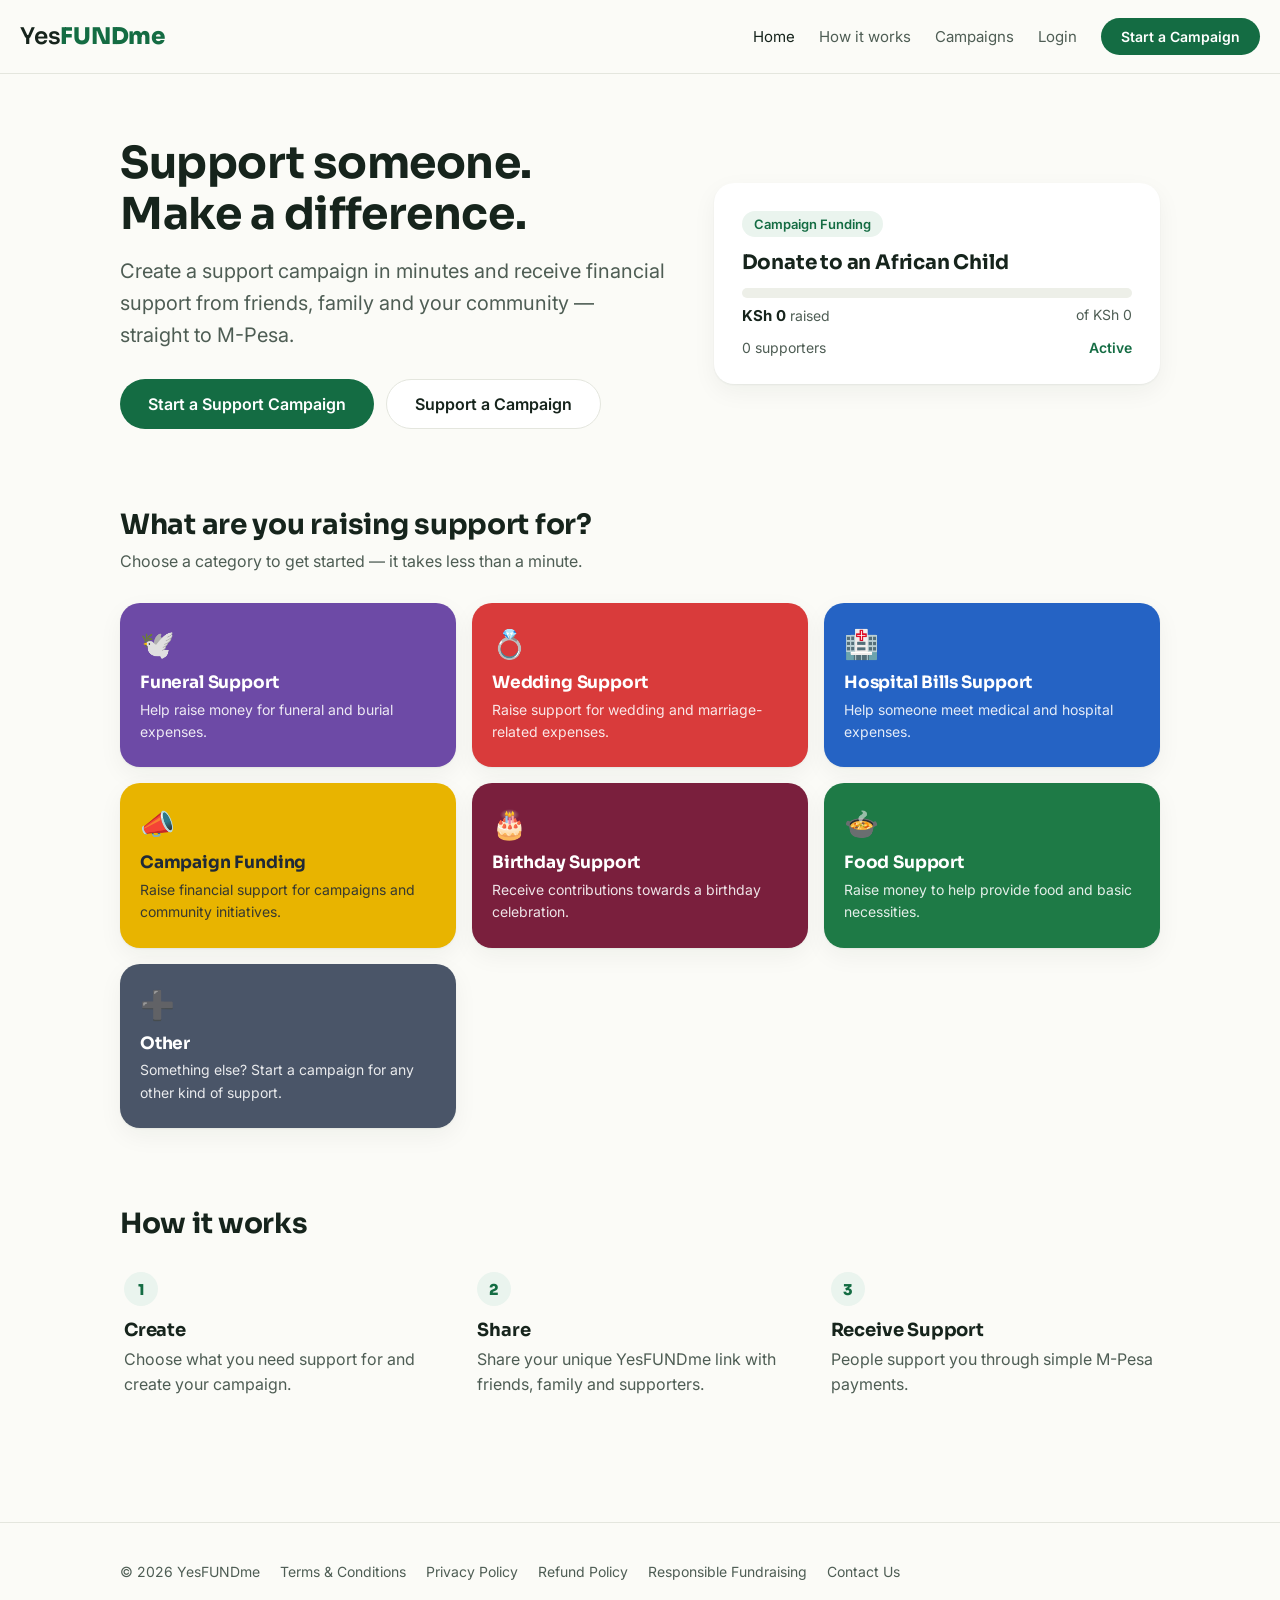
<file: index.html>
<!DOCTYPE html>
<html lang="en">
<head>
<meta charset="UTF-8">
<meta name="viewport" content="width=device-width, initial-scale=1.0">
<title>YesFUNDme — Support Someone. Make a Difference.</title>
<link rel="preconnect" href="https://fonts.googleapis.com">
<link href="https://fonts.googleapis.com/css2?family=Sora:wght@600;700;800&family=Inter:wght@400;500;600;700&display=swap" rel="stylesheet">
<link rel="stylesheet" href="css/style.css">
</head>
<body>

<nav class="nav">
  <div class="nav-logo"><span class="brand-yes">Yes</span><span class="brand-fund">FUNDme</span></div>
  <button class="nav-toggle" onclick="toggleNav()" aria-label="Menu"><svg width="26" height="26" viewBox="0 0 24 24" fill="none" stroke="currentColor" stroke-width="2" stroke-linecap="round"><line x1="3" y1="6" x2="21" y2="6"></line><line x1="3" y1="12" x2="21" y2="12"></line><line x1="3" y1="18" x2="21" y2="18"></line></svg></button>
  <div class="nav-links">
    <a href="index.html" class="active">Home</a>
    <a href="#how-it-works">How it works</a>
    <a href="search.html">Campaigns</a>
    <a href="login.html" id="navLoginLink">Login</a>
    <a href="index.html#categories" class="btn btn-primary" style="padding:10px 20px;font-size:14px;">Start a Campaign</a>
  </div>
</nav>

<div class="container">
  <section class="hero">
    <div>
      <h1>Support someone.<br>Make a difference.</h1>
      <p class="tagline">Create a support campaign in minutes and receive financial support from friends, family and your community — straight to M-Pesa.</p>
      <div class="hero-ctas">
        <a href="#categories" class="btn btn-primary">Start a Support Campaign</a>
        <a href="search.html" class="btn btn-secondary">Support a Campaign</a>
      </div>
    </div>
    <a href="campaign.html?slug=donate-to-african-child" class="receipt-card" id="heroCard" style="display:block;text-decoration:none;color:inherit;cursor:pointer;">
      <span class="pill" id="heroCategory">Campaign Funding</span>
      <h3 style="font-size:20px;" id="heroTitle">Donate to an African Child</h3>
      <div class="progress-track"><div class="progress-fill" id="heroProgress" style="width:0%"></div></div>
      <div class="receipt-figures">
        <span><strong id="heroRaised">KSh 0</strong> raised</span>
        <span id="heroTarget">of KSh 0</span>
      </div>
      <div class="receipt-figures" style="margin-top:14px;">
        <span id="heroSupporters">0 supporters</span>
        <span style="color:var(--green);font-weight:600;" id="heroStatus">Active</span>
      </div>
    </a>
  </section>

  <section id="categories" style="padding: 40px 0;">
    <h2 class="section-title">What are you raising support for?</h2>
    <p class="section-sub">Choose a category to get started — it takes less than a minute.</p>
    <div class="category-grid">
      <div class="category-card" style="--cat-color:#6D4AA6" onclick="location.href='register.html?category=funeral'">
        <span class="icon">🕊️</span>
        <h3>Funeral Support</h3>
        <p>Help raise money for funeral and burial expenses.</p>
      </div>
      <div class="category-card" style="--cat-color:#D93B3B" onclick="location.href='register.html?category=wedding'">
        <span class="icon">💍</span>
        <h3>Wedding Support</h3>
        <p>Raise support for wedding and marriage-related expenses.</p>
      </div>
      <div class="category-card" style="--cat-color:#2563C4" onclick="location.href='register.html?category=hospital'">
        <span class="icon">🏥</span>
        <h3>Hospital Bills Support</h3>
        <p>Help someone meet medical and hospital expenses.</p>
      </div>
      <div class="category-card" style="--cat-color:#E8B400;--cat-text:#1F2937" onclick="location.href='register.html?category=campaign'">
        <span class="icon">📣</span>
        <h3>Campaign Funding</h3>
        <p>Raise financial support for campaigns and community initiatives.</p>
      </div>
      <div class="category-card" style="--cat-color:#7A1F3D" onclick="location.href='register.html?category=birthday'">
        <span class="icon">🎂</span>
        <h3>Birthday Support</h3>
        <p>Receive contributions towards a birthday celebration.</p>
      </div>
      <div class="category-card" style="--cat-color:#1E7A46" onclick="location.href='register.html?category=food'">
        <span class="icon">🍲</span>
        <h3>Food Support</h3>
        <p>Raise money to help provide food and basic necessities.</p>
      </div>
      <div class="category-card" style="--cat-color:#4A5568" onclick="location.href='register.html?category=other'">
        <span class="icon">➕</span>
        <h3>Other</h3>
        <p>Something else? Start a campaign for any other kind of support.</p>
      </div>
    </div>
  </section>

  <section id="how-it-works" style="padding: 40px 0 60px;">
    <h2 class="section-title">How it works</h2>
    <div class="steps">
      <div class="step-card">
        <div class="step-num">1</div>
        <h3 style="font-size:18px;margin-bottom:6px;">Create</h3>
        <p>Choose what you need support for and create your campaign.</p>
      </div>
      <div class="step-card">
        <div class="step-num">2</div>
        <h3 style="font-size:18px;margin-bottom:6px;">Share</h3>
        <p>Share your unique YesFUNDme link with friends, family and supporters.</p>
      </div>
      <div class="step-card">
        <div class="step-num">3</div>
        <h3 style="font-size:18px;margin-bottom:6px;">Receive Support</h3>
        <p>People support you through simple M-Pesa payments.</p>
      </div>
    </div>
  </section>
</div>

<footer class="footer">
  <div class="container footer-links">
    <span>© 2026 YesFUNDme</span>
    <a href="terms.html">Terms & Conditions</a>
    <a href="privacy.html">Privacy Policy</a>
    <a href="refund.html">Refund Policy</a>
    <a href="responsible-fundraising.html">Responsible Fundraising</a>
    <a href="contact.html">Contact Us</a>
  </div>
</footer>

<script>
function toggleNav() {
  document.querySelector('.nav-links').classList.toggle('open');
}
document.querySelectorAll('.nav-links a').forEach(function(a) {
  a.addEventListener('click', function() {
    document.querySelector('.nav-links').classList.remove('open');
  });
});

// If the visitor is logged in, "Login" becomes "Dashboard".
if (localStorage.getItem('fundme_token')) {
  const loginLink = document.getElementById('navLoginLink');
  loginLink.textContent = 'Dashboard';
  loginLink.href = 'dashboard.html';
}

// Pull live numbers into the hero card so it reflects the real campaign
// instead of showing static example figures.
const categoryLabels = {
  funeral: 'Funeral Support', wedding: 'Wedding Support', hospital: 'Hospital Bills Support',
  campaign: 'Campaign Funding', birthday: 'Birthday Support', food: 'Food Support', other: 'Other'
};

(async function loadHeroCampaign() {
  try {
    const res = await fetch(`${window.FUNDME_API_BASE || 'https://yesfundme.onrender.com/api'}/campaigns/donate-to-african-child`);
    if (!res.ok) return; // leave the card's default placeholder text in place
    const data = await res.json();
    const c = data.campaign;
    const pct = c.target_amount > 0 ? Math.min(100, Math.round((c.amount_collected / c.target_amount) * 100)) : 0;

    // This campaign is set to display_currency: 'usd', so it always shows in
    // USD here regardless of visitor location - same rule the campaign page
    // itself follows. The actual amounts stay in KES underneath either way;
    // this is purely how the number is presented.
    let fmt = (n) => 'KSh ' + Number(n || 0).toLocaleString('en-KE', { maximumFractionDigits: 0 });
    if (c.display_currency === 'usd') {
      try {
        const rateRes = await fetch('https://open.er-api.com/v6/latest/KES');
        const rateData = await rateRes.json();
        const rate = rateData.rates && rateData.rates.USD;
        if (rate) fmt = (n) => '$' + (Number(n || 0) * rate).toFixed(2);
      } catch (e) { /* fall back to the KSh formatter above if the rate fetch fails */ }
    }

    document.getElementById('heroCategory').textContent = categoryLabels[c.category] || c.category;
    document.getElementById('heroTitle').textContent = c.title;
    document.getElementById('heroProgress').style.width = pct + '%';
    document.getElementById('heroRaised').textContent = fmt(c.amount_collected);
    document.getElementById('heroTarget').textContent = 'of ' + fmt(c.target_amount);
    document.getElementById('heroSupporters').textContent = `${data.supporters_count} supporters`;
    document.getElementById('heroStatus').textContent = c.status.charAt(0).toUpperCase() + c.status.slice(1);
  } catch (e) {
    // Silently keep whatever's already in the markup if the fetch fails.
  }
})();
</script>
</body>
</html>
</file>
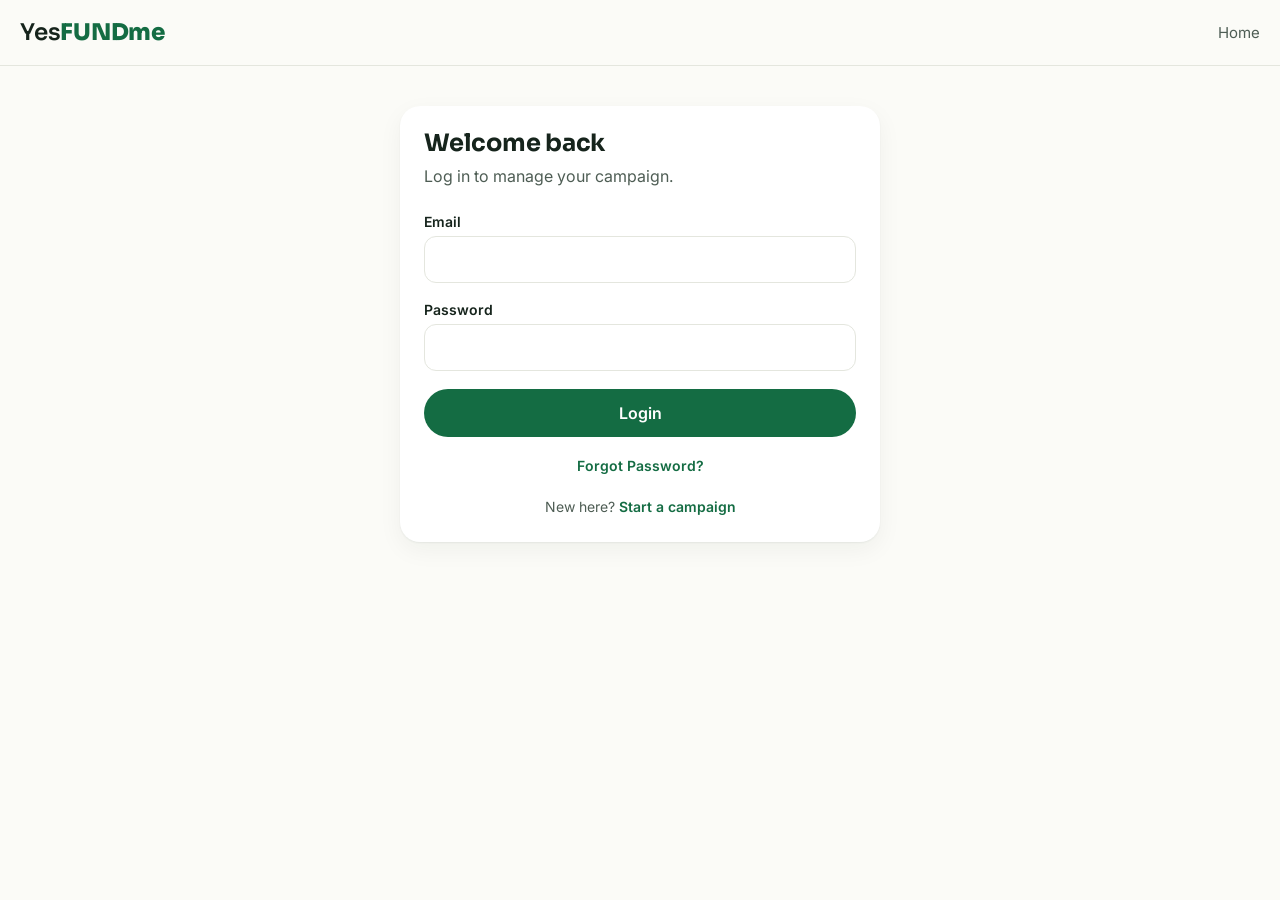
<file: admin/index.html>
<!DOCTYPE html>
<html lang="en">
<head>
<meta charset="UTF-8">
<meta name="viewport" content="width=device-width, initial-scale=1.0">
<title>Admin — YesFUNDme</title>
<link href="https://fonts.googleapis.com/css2?family=Sora:wght@600;700;800&family=Inter:wght@400;500;600;700&display=swap" rel="stylesheet">
<link rel="stylesheet" href="../css/style.css">
<style>
  .tabs { display:flex; gap:8px; margin: 20px 0; flex-wrap:wrap; }
  .tab-btn { padding:10px 18px; border-radius:999px; border:1.5px solid var(--line); background:var(--surface); cursor:pointer; font-weight:600; }
  .tab-btn.active { background:var(--green); color:#fff; border-color:var(--green); }
  .tab-panel { display:none; }
  .tab-panel.active { display:block; }
</style>
</head>
<body>
<nav class="nav">
  <div class="nav-logo"><span class="brand-yes">Yes</span><span class="brand-fund">FUNDme</span> <span style="color:var(--ink-soft);font-weight:400;font-size:14px;">Admin</span></div>
  <button class="nav-toggle" onclick="toggleNav()" aria-label="Menu"><svg width="26" height="26" viewBox="0 0 24 24" fill="none" stroke="currentColor" stroke-width="2" stroke-linecap="round"><line x1="3" y1="6" x2="21" y2="6"></line><line x1="3" y1="12" x2="21" y2="12"></line><line x1="3" y1="18" x2="21" y2="18"></line></svg></button>
  <div class="nav-links"><a href="#" onclick="logout()">Logout</a></div>
</nav>

<div class="container" style="padding:32px 20px 60px;">
  <h1 style="font-size:26px;">Overview</h1>
  <div class="stat-grid" id="overviewStats"><p>Loading…</p></div>

  <div class="tabs">
    <button class="tab-btn active" data-tab="users" onclick="switchTab('users')">Users</button>
    <button class="tab-btn" data-tab="campaigns" onclick="switchTab('campaigns')">Campaigns</button>
    <button class="tab-btn" data-tab="withdrawals" onclick="switchTab('withdrawals')">Withdrawals</button>
    <button class="tab-btn" data-tab="settings" onclick="switchTab('settings')">Settings</button>
  </div>

  <div class="tab-panel active" id="tab-users"><div class="card"><div id="usersBox">Loading…</div></div></div>
  <div class="tab-panel" id="tab-campaigns"><div class="card"><div id="campaignsBox">Loading…</div></div></div>
  <div class="tab-panel" id="tab-withdrawals"><div class="card"><div id="withdrawalsBox">Loading…</div></div></div>
  <div class="tab-panel" id="tab-settings">
    <div class="card" style="max-width:420px;">
      <h3 style="margin-bottom:14px;">Platform Fee</h3>
      <div class="form-field"><label>Fee percentage (%)</label><input type="number" id="feePercent" min="0" max="100"></div>
      <div class="form-field"><label>Flat fee (KSh)</label><input type="number" id="feeFlat" min="0"></div>
      <button class="btn btn-primary" onclick="saveSettings()">Save Settings</button>
    </div>
  </div>
</div>

<script src="../js/api.js"></script>
<script>
window.FUNDME_LOGIN_PATH = '../login.html';
requireLogin();
const user = getCurrentUser();
if (!user || user.role !== 'admin') location.href = '../login.html';

function switchTab(tab) {
  document.querySelectorAll('.tab-btn').forEach((b) => b.classList.toggle('active', b.dataset.tab === tab));
  document.querySelectorAll('.tab-panel').forEach((p) => p.classList.toggle('active', p.id === `tab-${tab}`));
}

async function loadOverview() {
  const d = await apiRequest('/admin/overview', { auth: true });
  document.getElementById('overviewStats').innerHTML = `
    <div class="card stat-card"><div class="label">Total Users</div><div class="value">${d.total_users}</div></div>
    <div class="card stat-card"><div class="label">Active Campaigns</div><div class="value">${d.active_campaigns}</div></div>
    <div class="card stat-card"><div class="label">Total Collected</div><div class="value">${formatKsh(d.total_collected)}</div></div>
    <div class="card stat-card"><div class="label">Total Withdrawn</div><div class="value">${formatKsh(d.total_withdrawn)}</div></div>
    <div class="card stat-card"><div class="label">Available Balances</div><div class="value">${formatKsh(d.available_campaign_balances)}</div></div>
    <div class="card stat-card"><div class="label">Pending Withdrawals</div><div class="value">${formatKsh(d.pending_withdrawals)}</div></div>
  `;
}

async function loadUsers() {
  const { users } = await apiRequest('/admin/users', { auth: true });
  document.getElementById('usersBox').innerHTML = `
    <table class="data-table">
      <thead><tr><th>Name</th><th>Email</th><th>Collected</th><th>Status</th><th></th></tr></thead>
      <tbody>${users.map((u) => {
        const collected = (u.campaigns || []).reduce((s, c) => s + Number(c.amount_collected), 0);
        return `<tr>
          <td data-label="Name">${u.full_name}</td>
          <td data-label="Email">${u.email}</td>
          <td data-label="Collected">${formatKsh(collected)}</td>
          <td data-label="Status"><span class="badge ${u.status === 'active' ? 'badge-success' : 'badge-failed'}">${u.status}</span></td>
          <td><button class="btn btn-secondary" style="padding:6px 14px;font-size:13px;" onclick="toggleUserStatus('${u.id}','${u.status}')">${u.status === 'active' ? 'Suspend' : 'Activate'}</button></td>
        </tr>`;
      }).join('')}</tbody>
    </table>`;
}

async function toggleUserStatus(id, current) {
  await apiRequest(`/admin/users/${id}/status`, { method: 'PATCH', auth: true, body: { status: current === 'active' ? 'suspended' : 'active' } });
  loadUsers();
}

async function loadCampaigns() {
  const { campaigns } = await apiRequest('/admin/campaigns', { auth: true });
  document.getElementById('campaignsBox').innerHTML = `
    <table class="data-table">
      <thead><tr><th>Title</th><th>Category</th><th>Collected</th><th>Status</th><th></th></tr></thead>
      <tbody>${campaigns.map((c) => {
        const safeTitle = c.title.replace(/\\/g, '\\\\').replace(/'/g, "\\'").replace(/"/g, '&quot;');
        return `
        <tr>
          <td data-label="Title"><a href="../campaign.html?slug=${c.public_slug}" target="_blank">${c.title}</a></td>
          <td data-label="Category">${c.category}</td>
          <td data-label="Collected">${formatKsh(c.amount_collected)}</td>
          <td data-label="Status"><span class="badge ${c.status === 'active' ? 'badge-success' : 'badge-pending'}">${c.status}</span></td>
          <td>
            <button class="btn btn-secondary" style="padding:6px 12px;font-size:13px;" onclick="toggleCampaignStatus('${c.id}','${c.status}')">${c.status === 'active' ? 'Suspend' : 'Activate'}</button>
            <button class="btn" style="padding:6px 12px;font-size:13px;background:#FDEDEC;color:#B3261E;border:1px solid #F5C6C2;" onclick="deleteCampaign('${c.id}','${safeTitle}')">Delete</button>
          </td>
        </tr>`;
      }).join('')}</tbody>
    </table>`;
}

async function toggleCampaignStatus(id, current) {
  await apiRequest(`/admin/campaigns/${id}`, { method: 'PATCH', auth: true, body: { status: current === 'active' ? 'suspended' : 'active' } });
  loadCampaigns();
}
async function deleteCampaign(id, title) {
  const typed = prompt(`This permanently deletes "${title}" and all its transactions/withdrawal records. This cannot be undone.\n\nType the campaign title exactly to confirm:`);
  if (typed !== title) {
    if (typed !== null) alert('Title did not match - campaign was not deleted.');
    return;
  }
  try {
    await apiRequest(`/admin/campaigns/${id}`, { method: 'DELETE', auth: true });
    loadCampaigns();
  } catch (err) {
    alert(`Could not delete campaign: ${err.message}`);
  }
}

async function loadWithdrawals() {
  const { withdrawals } = await apiRequest('/admin/withdrawals', { auth: true });
  document.getElementById('withdrawalsBox').innerHTML = `
    <table class="data-table">
      <thead><tr><th>User</th><th>Amount</th><th>Method</th><th>Destination</th><th>Status</th><th>ID</th><th></th></tr></thead>
      <tbody>${withdrawals.map((w) => {
        const statusLabel = w.status === 'processing' ? 'Approved' : w.status.charAt(0).toUpperCase() + w.status.slice(1);
        return `
        <tr>
          <td data-label="User">${w.users?.full_name || ''}</td>
          <td data-label="Amount">${formatKsh(w.amount)}</td>
          <td data-label="Method" style="text-transform:capitalize;">${w.method}</td>
          <td data-label="Destination">${w.method === 'bank' ? `${w.bank_name} · ${w.account_number}` : w.mpesa_phone}</td>
          <td data-label="Status"><span class="badge ${w.status === 'paid' ? 'badge-success' : w.status === 'failed' ? 'badge-failed' : 'badge-pending'}">${statusLabel}</span></td>
          <td data-label="ID">${w.id_card_path ? `<button class="btn btn-secondary" style="padding:6px 12px;font-size:13px;" onclick="viewIdCard('${w.id}')">View ID</button>` : '—'}</td>
          <td>
            ${w.status === 'pending' ? `<button class="btn btn-secondary" style="padding:6px 12px;font-size:13px;" onclick="updateWithdrawal('${w.id}','processing')">Approve</button>` : ''}
            ${w.status === 'processing' ? `<button class="btn btn-primary" style="padding:6px 12px;font-size:13px;" onclick="updateWithdrawal('${w.id}','paid')">Mark as Paid</button>` : ''}
            ${['pending','processing'].includes(w.status) ? `<button class="btn btn-secondary" style="padding:6px 12px;font-size:13px;" onclick="updateWithdrawal('${w.id}','failed')">Reject</button>` : ''}
          </td>
        </tr>`;
      }).join('')}</tbody>
    </table>`;
}

async function viewIdCard(withdrawalId) {
  try {
    const { url } = await apiRequest(`/admin/withdrawals/${withdrawalId}/id-document`, { auth: true });
    window.open(url, '_blank');
  } catch (err) {
    alert(err.message);
  }
}

async function updateWithdrawal(id, status) {
  await apiRequest(`/admin/withdrawals/${id}/status`, { method: 'PATCH', auth: true, body: { status } });
  loadWithdrawals();
  loadOverview();
}

async function saveSettings() {
  await apiRequest('/admin/settings', {
    method: 'PATCH', auth: true,
    body: { platform_fee_percent: document.getElementById('feePercent').value, platform_fee_flat: document.getElementById('feeFlat').value }
  });
  alert('Settings saved.');
}

loadOverview();
loadUsers();
loadCampaigns();
loadWithdrawals();
</script>
<script>
function toggleNav() {
  document.querySelector('.nav-links').classList.toggle('open');
}
document.querySelectorAll('.nav-links a').forEach(function(a) {
  a.addEventListener('click', function() {
    document.querySelector('.nav-links').classList.remove('open');
  });
});
</script>
</body>
</html>
</file>
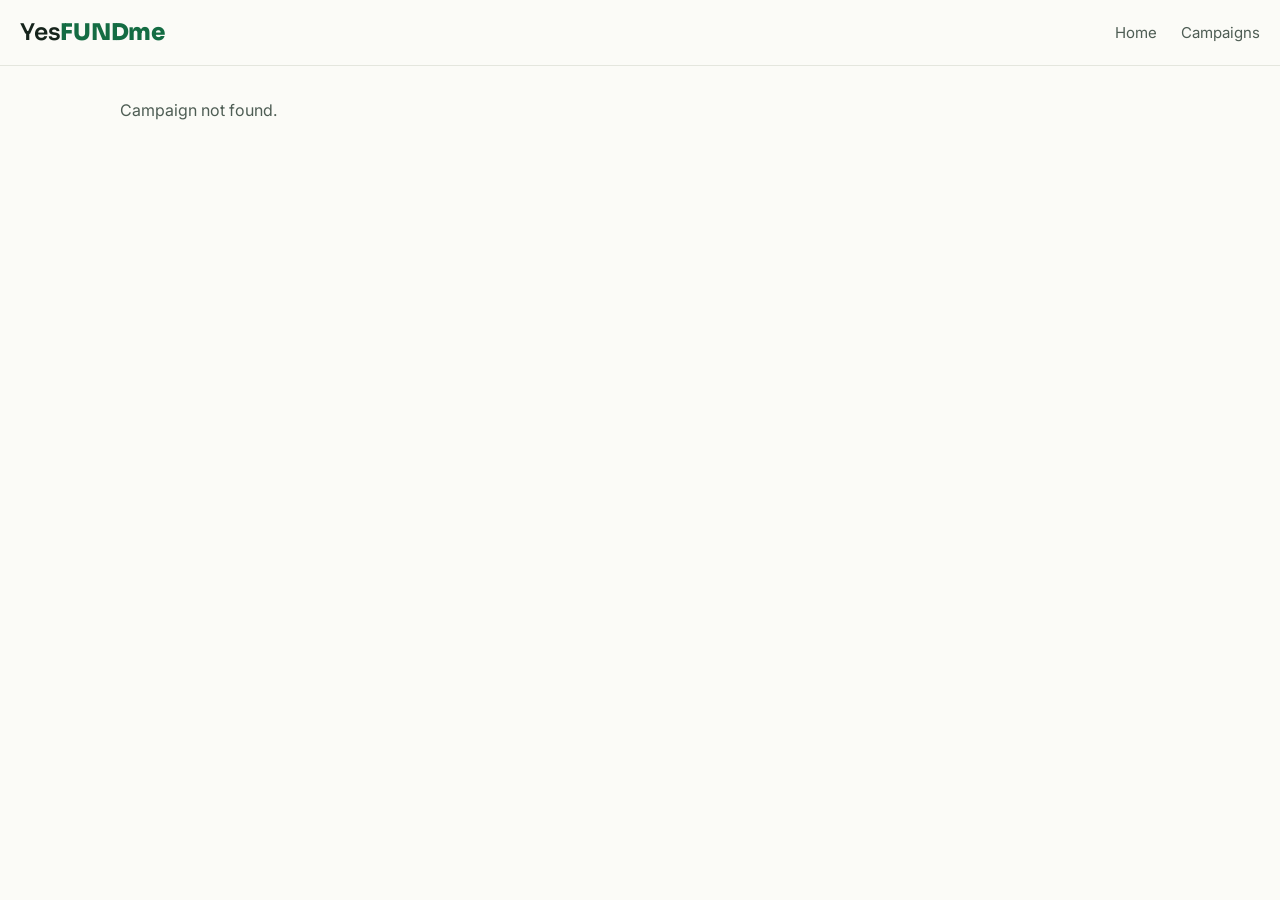
<file: campaign.html>
<!DOCTYPE html>
<html lang="en">
<head>
<meta charset="UTF-8">
<meta name="viewport" content="width=device-width, initial-scale=1.0">
<title>YesFUNDme Campaign</title>
<link href="https://fonts.googleapis.com/css2?family=Sora:wght@600;700;800&family=Inter:wght@400;500;600;700&display=swap" rel="stylesheet">
<link rel="stylesheet" href="css/style.css">
<style>
  .campaign-hero-img { width:100%; height:260px; object-fit:cover; border-radius:var(--radius-card); background:#EDEFE8; }
  .modal-backdrop { position:fixed; inset:0; background:rgba(22,36,28,0.5); display:none; align-items:center; justify-content:center; z-index:50; padding:16px; }
  .modal-backdrop.open { display:flex; }
  .modal { background:var(--surface); border-radius:var(--radius-card); padding:24px; max-width:420px; width:100%; max-height:90vh; overflow-y:auto; }
  .share-row { display:flex; gap:10px; flex-wrap:wrap; margin-top:16px; }
  .share-btn { padding:10px 16px; border-radius:var(--radius-pill); border:1.5px solid var(--line); font-size:14px; cursor:pointer; background:var(--surface); }
  .checkbox-row { display:flex; align-items:center; gap:8px; margin-bottom:10px; font-size:14px; }
  .method-btn.active { border-color:var(--green) !important; color:var(--green); background:#EAF4EE !important; }
</style>
</head>
<body>
<nav class="nav">
  <div class="nav-logo"><span class="brand-yes">Yes</span><span class="brand-fund">FUNDme</span></div>
  <button class="nav-toggle" onclick="toggleNav()" aria-label="Menu"><svg width="26" height="26" viewBox="0 0 24 24" fill="none" stroke="currentColor" stroke-width="2" stroke-linecap="round"><line x1="3" y1="6" x2="21" y2="6"></line><line x1="3" y1="12" x2="21" y2="12"></line><line x1="3" y1="18" x2="21" y2="18"></line></svg></button>
  <div class="nav-links"><a href="index.html" id="navHomeLink">Home</a><a href="search.html">Campaigns</a></div>
</nav>

<div class="container" id="app" style="padding:32px 20px 60px;">
  <p>Loading campaign…</p>
</div>

<div class="modal-backdrop" id="checkoutModal">
  <div class="modal">
    <h3 style="margin-bottom:16px;">Your Support</h3>
    <div id="checkoutSummary"></div>
    <div class="checkout-total">
      <span>Total</span>
      <strong id="checkoutTotal">KSh 0</strong>
    </div>
    <div id="fxEstimate" style="display:none;text-align:right;font-size:13px;color:var(--ink-soft);margin-top:-8px;margin-bottom:10px;"></div>

    <div class="form-field" style="margin-top:14px;">
      <label>Your Name (optional)</label>
      <input type="text" id="supporterName" placeholder="e.g. Mary W.">
    </div>
    <div class="checkbox-row"><input type="checkbox" id="showNamePublicly" checked> <label for="showNamePublicly">Show my name publicly</label></div>
    <div class="checkbox-row"><input type="checkbox" id="isAnonymous"> <label for="isAnonymous">Support anonymously</label></div>
    <div class="form-field">
      <label>Leave a message of support (optional)</label>
      <textarea id="supporterMessage" rows="2"></textarea>
    </div>

    <div class="form-field">
      <label>Payment Method</label>
      <div class="method-toggle" style="display:flex;gap:10px;">
        <button type="button" id="btnMpesaMethod" class="method-btn active" onclick="setPaymentMethod('mpesa')" style="flex:1;padding:12px;border-radius:12px;border:1.5px solid var(--line);background:var(--surface);cursor:pointer;font-weight:600;">M-Pesa</button>
        <button type="button" id="btnCardMethod" class="method-btn" onclick="setPaymentMethod('card')" style="flex:1;padding:12px;border-radius:12px;border:1.5px solid var(--line);background:var(--surface);cursor:pointer;font-weight:600;">Card</button>
      </div>
    </div>
    <div class="form-field" id="phoneField">
      <label>M-Pesa Phone Number</label>
      <input type="tel" id="supporterPhone" placeholder="07XXXXXXXX">
    </div>

    <div class="error-banner" id="checkoutError"></div>
    <div id="checkoutStatus" style="display:none;font-size:14px;color:var(--ink-soft);margin-bottom:10px;"></div>

    <button class="btn btn-primary btn-block" id="payBtn">Support Now</button>
    <button class="btn btn-secondary btn-block" style="margin-top:10px;" onclick="closeModal()">Cancel</button>
  </div>
</div>

<script src="js/api.js"></script>
<script>
const slug = new URLSearchParams(location.search).get('slug') || location.pathname.split('/').pop();
let campaignData = null;
let paymentMethod = 'mpesa';
const cart = {}; // support_item_id -> { name, price, quantity }
let customAmount = 0;

// If the visitor is logged in, "Home" becomes "Dashboard" so campaign owners
// (and any logged-in supporter) can get back to their own account easily.
if (localStorage.getItem('fundme_token')) {
  const homeLink = document.getElementById('navHomeLink');
  homeLink.textContent = 'Dashboard';
  homeLink.href = 'dashboard.html';
}

// Currency handling: everything charged to Paystack is ALWAYS in KES,
// for every payer, on every method — that never changes. What changes for
// a visitor detected outside Kenya is purely DISPLAY: item prices, the
// running total, and the checkout summary render in USD instead of KSh,
// converted at a live rate. Internally every amount (cart totals, the
// custom-amount field, what's sent to /payments/initialize) stays in KES,
// so the backend and Paystack integration need no currency changes at all.
let isInternationalVisitor = false;
let kesToUsdRate = null;

async function fetchUsdRate() {
  if (kesToUsdRate) return kesToUsdRate;
  try {
    const rateRes = await fetch('https://open.er-api.com/v6/latest/KES');
    const rateData = await rateRes.json();
    kesToUsdRate = rateData.rates && rateData.rates.USD;
    console.log('FUNDme: KES→USD rate in use:', kesToUsdRate);
  } catch (e) { /* rate stays null - formatMoney falls back to KSh */ }
  return kesToUsdRate;
}

// A campaign can force USD display for every visitor regardless of location
// (campaigns.display_currency = 'usd' in the database) - useful for
// internationally-facing appeals. Otherwise it falls back to per-visitor
// IP-based detection as before. Either way, only the display changes -
// amounts sent to the backend/Paystack always stay in KES.
async function detectVisitorCurrency(campaign) {
  if (campaign && campaign.display_currency === 'usd') {
    isInternationalVisitor = true;
  } else if (new URLSearchParams(location.search).get('intl') === '1') {
    // Testing hook: open the page with ?intl=1 to preview the USD path
    // without needing a VPN or an actual campaign override.
    isInternationalVisitor = true;
  } else {
    try {
      const res = await fetch('https://ipapi.co/json/');
      if (res.ok) {
        const geo = await res.json();
        isInternationalVisitor = !!(geo.country_code && geo.country_code !== 'KE');
      }
    } catch (e) { /* default: treat as Kenyan (KSh), the safe default */ }
  }

  if (isInternationalVisitor) await fetchUsdRate();
}

// Formats a KES amount for display: USD for international visitors (when a
// rate was successfully fetched), KSh for everyone else - Kenyan visitors
// are completely unaffected either way.
function formatMoney(amountKes) {
  if (isInternationalVisitor && kesToUsdRate) {
    return `$${(amountKes * kesToUsdRate).toFixed(2)}`;
  }
  return formatKsh(amountKes);
}

function setPaymentMethod(m) {
  paymentMethod = m;
  document.getElementById('btnMpesaMethod').classList.toggle('active', m === 'mpesa');
  document.getElementById('btnCardMethod').classList.toggle('active', m === 'card');
  document.getElementById('phoneField').style.display = m === 'mpesa' ? 'block' : 'none';
}

const categoryLabels = {
  funeral: 'Funeral Support', wedding: 'Wedding Support', hospital: 'Hospital Bills Support',
  campaign: 'Campaign Funding', birthday: 'Birthday Support', food: 'Food Support', other: 'Other'
};

async function load() {
  try {
    const data = await apiRequest(`/campaigns/${slug}`);
    campaignData = data;
    await detectVisitorCurrency(data.campaign);
    if (isInternationalVisitor) setPaymentMethod('card');
    render(data);
  } catch (err) {
    document.getElementById('app').innerHTML = `<p>Campaign not found.</p>`;
  }
}

function render(data) {
  const c = data.campaign;
  const pct = c.target_amount > 0 ? Math.min(100, Math.round((c.amount_collected / c.target_amount) * 100)) : 0;

  document.getElementById('app').innerHTML = `
    ${c.image_url ? `<img class="campaign-hero-img" src="${c.image_url}" alt="">` : ''}
    <div style="margin-top:20px;">
      <span class="pill" style="background:#EAF4EE;color:var(--green);padding:5px 12px;border-radius:999px;font-size:13px;font-weight:600;">${categoryLabels[c.category] || c.category}</span>
      <h1 style="font-size:28px;margin-top:12px;">${c.title}</h1>
      <p style="margin-top:6px;">Organized by ${c.beneficiary_name || 'YesFUNDme user'}${c.location ? ' · ' + c.location : ''}</p>
    </div>

    <div class="card" style="margin-top:20px;">
      <div class="progress-track"><div class="progress-fill" style="width:${pct}%"></div></div>
      <div class="receipt-figures" style="margin-top:10px;">
        <span><strong>${formatMoney(c.amount_collected)}</strong> raised</span>
        <span>of ${formatMoney(c.target_amount)}</span>
      </div>
      <div class="receipt-figures" style="margin-top:8px;">
        <span>${data.supporters_count} Supporters</span>
        <span style="color:var(--green);font-weight:600;text-transform:capitalize;">${c.status}</span>
      </div>
      <div class="share-row">
        <button class="share-btn" onclick="copyLink()">Copy Link</button>
        <a class="share-btn" target="_blank" href="https://wa.me/?text=${encodeURIComponent('Support ' + c.title + ': ' + location.href)}">WhatsApp</a>
        <a class="share-btn" target="_blank" href="https://www.facebook.com/sharer/sharer.php?u=${encodeURIComponent(location.href)}">Facebook</a>
        <a class="share-btn" target="_blank" href="https://twitter.com/intent/tweet?url=${encodeURIComponent(location.href)}">X</a>
        <a class="share-btn" target="_blank" href="https://t.me/share/url?url=${encodeURIComponent(location.href)}">Telegram</a>
      </div>
    </div>

    ${c.description ? `<div class="card" style="margin-top:20px;"><h3 style="margin-bottom:10px;">About this campaign</h3><div style="white-space:pre-line;">${c.description}</div></div>` : ''}

    <div class="card" style="margin-top:20px;">
      <h3 style="margin-bottom:6px;">Choose your support</h3>
      <p>Every item represents financial support — pick as many as you like.</p>
      <div class="support-grid" id="supportGrid"></div>

      <div class="form-field" style="margin-top:10px;">
        <label id="customAmountLabel">Or enter a custom amount (KSh)</label>
        <input type="number" min="10" id="customAmountInput" placeholder="e.g. 500">
      </div>

      <div class="checkout-total">
        <span>Total</span>
        <strong id="liveTotal">KSh 0</strong>
      </div>
      <button class="btn btn-primary btn-block" onclick="openModal()">Support Now</button>
      <p class="form-note" style="margin-top:14px;"><a href="report.html?slug=${c.public_slug}">Report this campaign</a></p>
    </div>
  `;

  const grid = document.getElementById('supportGrid');
  data.support_items.forEach((item) => {
    cart[item.id] = { name: item.name, price: Number(item.price), quantity: 0 };
    const el = document.createElement('div');
    el.className = 'support-item';
    el.innerHTML = `
      <span class="emoji">${item.icon}</span>
      <div>${item.name}</div>
      <div class="price" id="price-${item.id}">${formatMoney(item.price)}</div>
      <div class="qty-controls">
        <button class="qty-btn" onclick="changeQty('${item.id}', -1)">−</button>
        <span id="qty-${item.id}">0</span>
        <button class="qty-btn" onclick="changeQty('${item.id}', 1)">+</button>
      </div>
    `;
    grid.appendChild(el);
  });

  // International visitors type their custom amount in USD; it's converted
  // back to KES immediately so cartTotal() - and everything sent to the
  // backend - always stays in KES underneath.
  if (isInternationalVisitor && kesToUsdRate) {
    document.getElementById('customAmountLabel').textContent = 'Or enter a custom amount (USD)';
    document.getElementById('customAmountInput').placeholder = 'e.g. 10';
  }

  document.getElementById('customAmountInput').addEventListener('input', (e) => {
    const typed = Number(e.target.value) || 0;
    customAmount = (isInternationalVisitor && kesToUsdRate) ? typed / kesToUsdRate : typed;
    updateTotal();
  });
}

function changeQty(id, delta) {
  cart[id].quantity = Math.max(0, cart[id].quantity + delta);
  document.getElementById(`qty-${id}`).textContent = cart[id].quantity;
  updateTotal();
}

function cartTotal() {
  return Object.values(cart).reduce((sum, it) => sum + it.quantity * it.price, 0) + customAmount;
}

function updateTotal() {
  document.getElementById('liveTotal').textContent = formatMoney(cartTotal());
}

function openModal() {
  const total = cartTotal();
  if (total < 10) { alert('Please choose a support item or enter an amount of at least KSh 10.'); return; }

  const summaryEl = document.getElementById('checkoutSummary');
  const lines = Object.values(cart)
    .filter((it) => it.quantity > 0)
    .map((it) => `<div class="receipt-figures" style="margin-bottom:6px;"><span>${it.name} × ${it.quantity}</span><span>${formatMoney(it.quantity * it.price)}</span></div>`);
  if (customAmount > 0) lines.push(`<div class="receipt-figures"><span>Custom Support</span><span>${formatMoney(customAmount)}</span></div>`);
  summaryEl.innerHTML = lines.join('') || '<p>Custom support</p>';
  document.getElementById('checkoutTotal').textContent = formatMoney(total);

  // Transparency note: when the displayed total is in USD, show the actual
  // KES amount that gets charged underneath - nothing about the real charge
  // ever changes, this just tells the payer what number their bank will see.
  const fxEl = document.getElementById('fxEstimate');
  if (isInternationalVisitor && kesToUsdRate) {
    fxEl.textContent = `Charged as ${formatKsh(total)} (your bank applies its own exchange rate)`;
    fxEl.style.display = 'block';
  } else {
    fxEl.style.display = 'none';
  }

  document.getElementById('checkoutModal').classList.add('open');
}

function closeModal() {
  document.getElementById('checkoutModal').classList.remove('open');
}

document.getElementById('showNamePublicly').addEventListener('change', (e) => {
  if (e.target.checked) document.getElementById('isAnonymous').checked = false;
});
document.getElementById('isAnonymous').addEventListener('change', (e) => {
  if (e.target.checked) document.getElementById('showNamePublicly').checked = false;
});

function copyLink() {
  navigator.clipboard.writeText(location.href);
  alert('Campaign link copied!');
}

document.getElementById('payBtn').addEventListener('click', async () => {
  const errorEl = document.getElementById('checkoutError');
  const statusEl = document.getElementById('checkoutStatus');
  errorEl.style.display = 'none';

  const phone = document.getElementById('supporterPhone').value;
  if (paymentMethod === 'mpesa' && !phone) {
    errorEl.textContent = 'Please enter your M-Pesa phone number.';
    errorEl.style.display = 'block';
    return;
  }

  const isAnonymous = document.getElementById('isAnonymous').checked;
  const showNamePublicly = document.getElementById('showNamePublicly').checked;
  const items = Object.entries(cart)
    .filter(([, it]) => it.quantity > 0)
    .map(([id, it]) => ({ support_item_id: id, name: it.name, quantity: it.quantity, unit_price: it.price }));

  try {
    document.getElementById('payBtn').disabled = true;
    const result = await apiRequest('/payments/initialize', {
      method: 'POST',
      body: {
        campaign_id: campaignData.campaign.id,
        amount: cartTotal(),
        method: paymentMethod,
        phone: paymentMethod === 'mpesa' ? phone : undefined,
        callback_url: paymentMethod === 'card' ? `${location.origin}${location.pathname}?slug=${slug}` : undefined,
        supporter_name: document.getElementById('supporterName').value,
        message: document.getElementById('supporterMessage').value,
        show_name_publicly: showNamePublicly,
        is_anonymous: isAnonymous,
        items
      }
    });

    if (result.method === 'card') {
      // Hand off to Paystack's hosted card checkout. Paystack redirects back
      // to callback_url (with ?reference=...) once the supporter finishes.
      window.location.href = result.authorization_url;
      return;
    }

    statusEl.style.display = 'block';
    statusEl.textContent = result.display_text || 'Check your phone to complete payment on M-Pesa.';
    pollStatus(result.reference);
  } catch (err) {
    errorEl.textContent = err.message;
    errorEl.style.display = 'block';
    document.getElementById('payBtn').disabled = false;
  }
});

async function pollStatus(reference) {
  const statusEl = document.getElementById('checkoutStatus');
  statusEl.style.display = 'block';
  for (let i = 0; i < 20; i++) {
    await new Promise((r) => setTimeout(r, 3000));
    try {
      const data = await apiRequest(`/payments/${reference}/status`);
      if (data.status === 'successful') {
        statusEl.textContent = 'Thank you! Your support was received successfully.';
        setTimeout(() => { closeModal(); load(); }, 1800);
        return;
      }
      if (data.status === 'failed') {
        statusEl.textContent = 'Payment was not completed. Please try again.';
        document.getElementById('payBtn').disabled = false;
        return;
      }
    } catch (e) { /* keep polling */ }
  }
  statusEl.textContent = 'Still waiting for confirmation — this can take a moment.';
  document.getElementById('payBtn').disabled = false;
}

// If the supporter just landed back here from Paystack's card checkout
// (reference/trxref appended to the URL), pick up polling immediately.
const returnedReference = new URLSearchParams(location.search).get('reference')
  || new URLSearchParams(location.search).get('trxref');
if (returnedReference) {
  document.getElementById('checkoutModal').classList.add('open');
  document.getElementById('checkoutSummary').innerHTML = '<p>Finishing up your card payment…</p>';
  document.getElementById('payBtn').style.display = 'none';
  pollStatus(returnedReference);
}

load();
</script>
<script>
function toggleNav() {
  document.querySelector('.nav-links').classList.toggle('open');
}
document.querySelectorAll('.nav-links a').forEach(function(a) {
  a.addEventListener('click', function() {
    document.querySelector('.nav-links').classList.remove('open');
  });
});
</script>
</body>
</html>
</file>
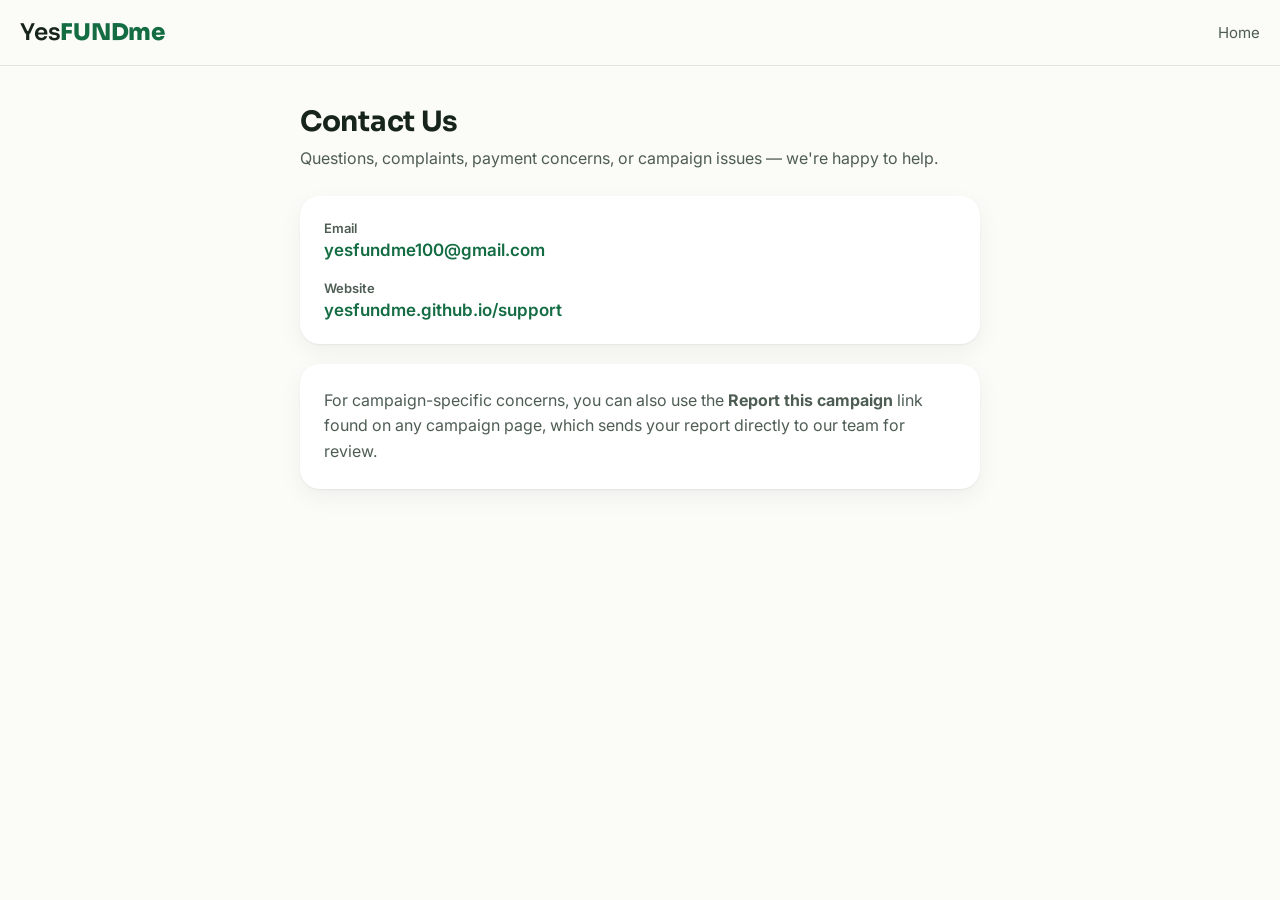
<file: contact.html>
<!DOCTYPE html>
<html lang="en">
<head>
<meta charset="UTF-8">
<meta name="viewport" content="width=device-width, initial-scale=1.0">
<title>Contact Us — YesFUNDme</title>
<link href="https://fonts.googleapis.com/css2?family=Sora:wght@700;800&family=Inter:wght@400;500;600;700&display=swap" rel="stylesheet">
<link rel="stylesheet" href="css/style.css">
</head>
<body>
<nav class="nav">
  <div class="nav-logo"><span class="brand-yes">Yes</span><span class="brand-fund">FUNDme</span></div>
  <button class="nav-toggle" onclick="toggleNav()" aria-label="Menu"><svg width="26" height="26" viewBox="0 0 24 24" fill="none" stroke="currentColor" stroke-width="2" stroke-linecap="round"><line x1="3" y1="6" x2="21" y2="6"></line><line x1="3" y1="12" x2="21" y2="12"></line><line x1="3" y1="18" x2="21" y2="18"></line></svg></button>
  <div class="nav-links"><a href="index.html">Home</a></div>
</nav>

<div class="container" style="padding:40px 20px 60px;max-width:720px;">
  <h1 style="font-size:28px;margin-bottom:8px;">Contact Us</h1>
  <p style="margin-bottom:24px;">Questions, complaints, payment concerns, or campaign issues — we're happy to help.</p>

  <div class="card">
    <div style="margin-bottom:20px;">
      <div style="font-size:13px;color:var(--ink-soft);font-weight:600;margin-bottom:4px;">Email</div>
      <a href="mailto:yesfundme100@gmail.com" style="font-size:17px;font-weight:600;color:var(--green);">yesfundme100@gmail.com</a>
    </div>
    <div>
      <div style="font-size:13px;color:var(--ink-soft);font-weight:600;margin-bottom:4px;">Website</div>
      <a href="https://yesfundme.github.io/support" style="font-size:17px;font-weight:600;color:var(--green);">yesfundme.github.io/support</a>
    </div>
  </div>

  <div class="card" style="margin-top:20px;">
    <p>For campaign-specific concerns, you can also use the <strong>Report this campaign</strong> link found on any campaign page, which sends your report directly to our team for review.</p>
  </div>
</div>

<script>
function toggleNav() {
  document.querySelector('.nav-links').classList.toggle('open');
}
document.querySelectorAll('.nav-links a').forEach(function(a) {
  a.addEventListener('click', function() {
    document.querySelector('.nav-links').classList.remove('open');
  });
});
</script>
</body>
</html>
</file>
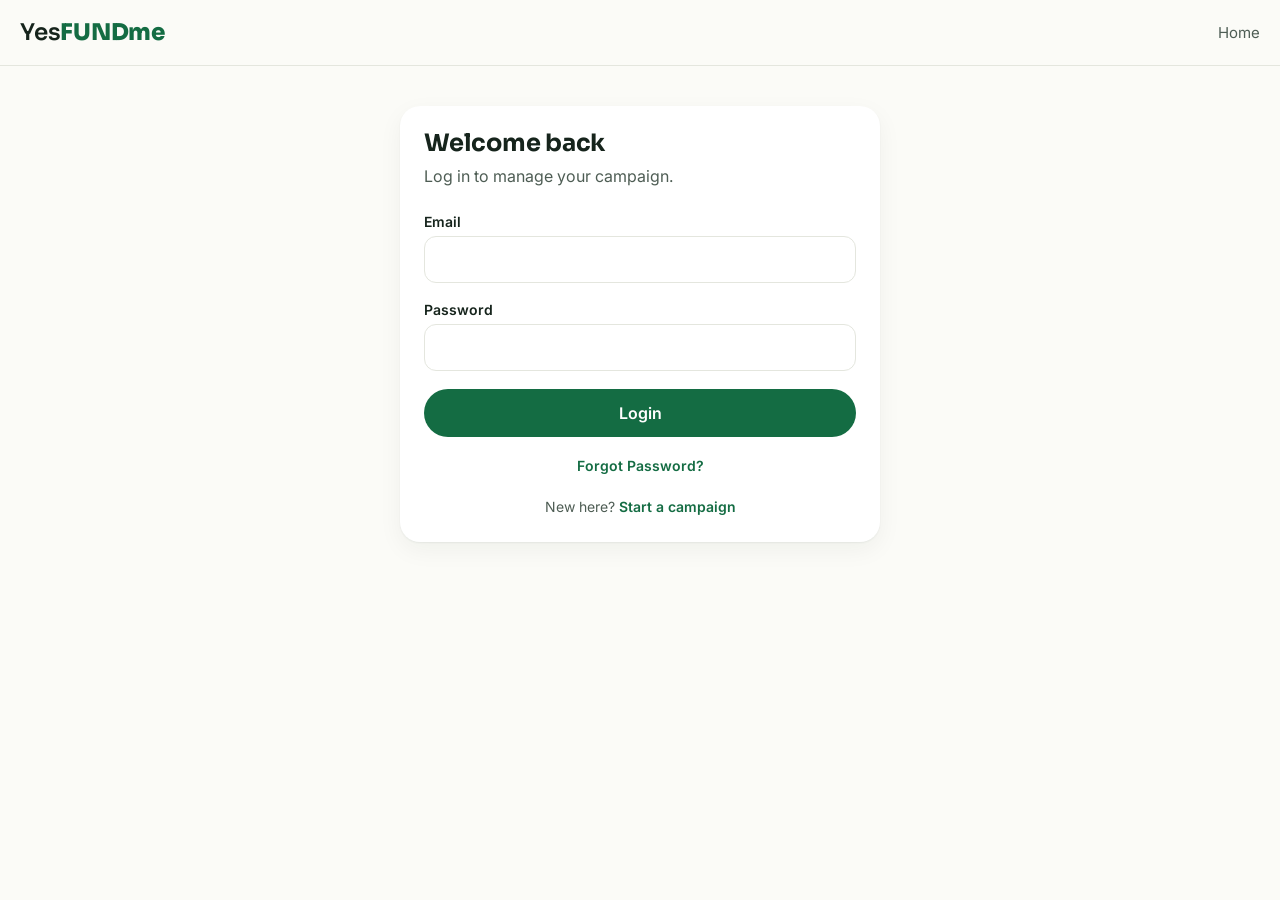
<file: create-campaign.html>
<!DOCTYPE html>
<html lang="en">
<head>
<meta charset="UTF-8">
<meta name="viewport" content="width=device-width, initial-scale=1.0">
<title>Create your campaign — YesFUNDme</title>
<link href="https://fonts.googleapis.com/css2?family=Sora:wght@700;800&family=Inter:wght@400;500;600;700&display=swap" rel="stylesheet">
<link rel="stylesheet" href="css/style.css">
</head>
<body>
<nav class="nav">
  <div class="nav-logo"><span class="brand-yes">Yes</span><span class="brand-fund">FUNDme</span></div>
  <button class="nav-toggle" onclick="toggleNav()" aria-label="Menu"><svg width="26" height="26" viewBox="0 0 24 24" fill="none" stroke="currentColor" stroke-width="2" stroke-linecap="round"><line x1="3" y1="6" x2="21" y2="6"></line><line x1="3" y1="12" x2="21" y2="12"></line><line x1="3" y1="18" x2="21" y2="18"></line></svg></button>
  <div class="nav-links"><a href="dashboard.html">Dashboard</a></div>
</nav>

<div class="container">
  <div class="card form-card" style="max-width:560px;">
    <h2 style="margin-bottom:6px;">Create your campaign</h2>
    <p style="margin-bottom:24px;">Tell supporters what this is for — you can edit this later.</p>

    <div class="error-banner" id="error"></div>

    <form id="campaignForm">
      <div class="form-field">
        <label>Funding Category</label>
        <select id="category" required>
          <option value="funeral">Funeral Support</option>
          <option value="wedding">Wedding Support</option>
          <option value="hospital">Hospital Bills Support</option>
          <option value="campaign">Campaign Funding</option>
          <option value="birthday">Birthday Support</option>
          <option value="food">Food Support</option>
          <option value="other">Other</option>
        </select>
      </div>
      <div class="form-field">
        <label>Campaign Title</label>
        <input type="text" id="title" placeholder="e.g. Help John Pay His Hospital Bill" required>
      </div>
      <div class="form-field">
        <label>Campaign Description</label>
        <textarea id="description" rows="4" placeholder="Share the story behind your campaign"></textarea>
      </div>
      <div class="form-field">
        <label>Target Amount (KSh)</label>
        <input type="number" id="target_amount" min="0" placeholder="250000" required>
      </div>
      <div class="form-field">
        <label>Campaign Image</label>
        <input type="file" id="image_file" accept="image/*">
        <div id="imagePreviewBox" style="margin-top:10px;display:none;">
          <img id="imagePreview" style="width:100%;max-height:180px;object-fit:cover;border-radius:12px;">
        </div>
      </div>
      <div class="form-field">
        <label>Beneficiary / Organizer Name</label>
        <input type="text" id="beneficiary_name" required>
      </div>
      <div class="form-field">
        <label>Phone Number</label>
        <input type="tel" id="phone_number" placeholder="07XXXXXXXX" required>
      </div>
      <div class="form-field">
        <label>Location</label>
        <input type="text" id="location" placeholder="e.g. Eldoret, Kenya">
        <small id="locationHint" style="display:none;color:var(--ink-soft);font-size:13px;">Detected automatically — edit if this isn't right.</small>
      </div>
      <div class="form-field">
        <label>Additional Information (optional)</label>
        <textarea id="extra_info" rows="2"></textarea>
      </div>
      <button type="submit" class="btn btn-primary btn-block">Create Campaign</button>
    </form>
  </div>
</div>

<script src="js/api.js"></script>
<script>
requireLogin();

const params = new URLSearchParams(location.search);
const presetCategory = params.get('category');
if (presetCategory) document.getElementById('category').value = presetCategory;

// Auto-fill Location using an IP-based lookup (no permission prompt, city-level
// accuracy). Only fills it if the field is still empty, and fails silently if
// the lookup is unavailable so it never blocks the form.
(async function autofillLocation() {
  const locationField = document.getElementById('location');
  try {
    const res = await fetch('https://ipapi.co/json/');
    if (!res.ok) return;
    const geo = await res.json();
    if (!locationField.value && geo.city) {
      locationField.value = geo.country_name ? `${geo.city}, ${geo.country_name}` : geo.city;
      document.getElementById('locationHint').style.display = 'block';
    }
  } catch (e) {
    // Silently ignore - leave the field blank for manual entry.
  }
})();

document.getElementById('image_file').addEventListener('change', (e) => {
  const file = e.target.files[0];
  if (!file) return;
  const preview = document.getElementById('imagePreview');
  preview.src = URL.createObjectURL(file);
  document.getElementById('imagePreviewBox').style.display = 'block';
});

async function uploadCampaignImage(file) {
  const formData = new FormData();
  formData.append('image', file);

  const res = await fetch(`${API_BASE}/uploads/campaign-image`, {
    method: 'POST',
    headers: authHeaders(), // no Content-Type - the browser sets the multipart boundary
    body: formData
  });
  const data = await res.json().catch(() => ({}));
  if (!res.ok) throw new Error(data.error || 'Could not upload image');
  return data.url;
}

document.getElementById('campaignForm').addEventListener('submit', async (e) => {
  e.preventDefault();
  const errorEl = document.getElementById('error');
  errorEl.style.display = 'none';
  const submitBtn = e.target.querySelector('button[type="submit"]');

  try {
    submitBtn.disabled = true;
    submitBtn.textContent = 'Creating…';

    let image_url = '';
    const imageFile = document.getElementById('image_file').files[0];
    if (imageFile) {
      submitBtn.textContent = 'Uploading image…';
      image_url = await uploadCampaignImage(imageFile);
      submitBtn.textContent = 'Creating…';
    }

    const data = await apiRequest('/campaigns', {
      method: 'POST',
      auth: true,
      body: {
        category: document.getElementById('category').value,
        title: document.getElementById('title').value,
        description: document.getElementById('description').value,
        target_amount: document.getElementById('target_amount').value,
        image_url,
        beneficiary_name: document.getElementById('beneficiary_name').value,
        phone_number: document.getElementById('phone_number').value,
        location: document.getElementById('location').value,
        extra_info: document.getElementById('extra_info').value
      }
    });
    window.location.href = `dashboard.html?created=${data.campaign.public_slug}`;
  } catch (err) {
    errorEl.textContent = err.message;
    errorEl.style.display = 'block';
    submitBtn.disabled = false;
    submitBtn.textContent = 'Create Campaign';
  }
});
</script>
<script>
function toggleNav() {
  document.querySelector('.nav-links').classList.toggle('open');
}
document.querySelectorAll('.nav-links a').forEach(function(a) {
  a.addEventListener('click', function() {
    document.querySelector('.nav-links').classList.remove('open');
  });
});
</script>
</body>
</html>
</file>
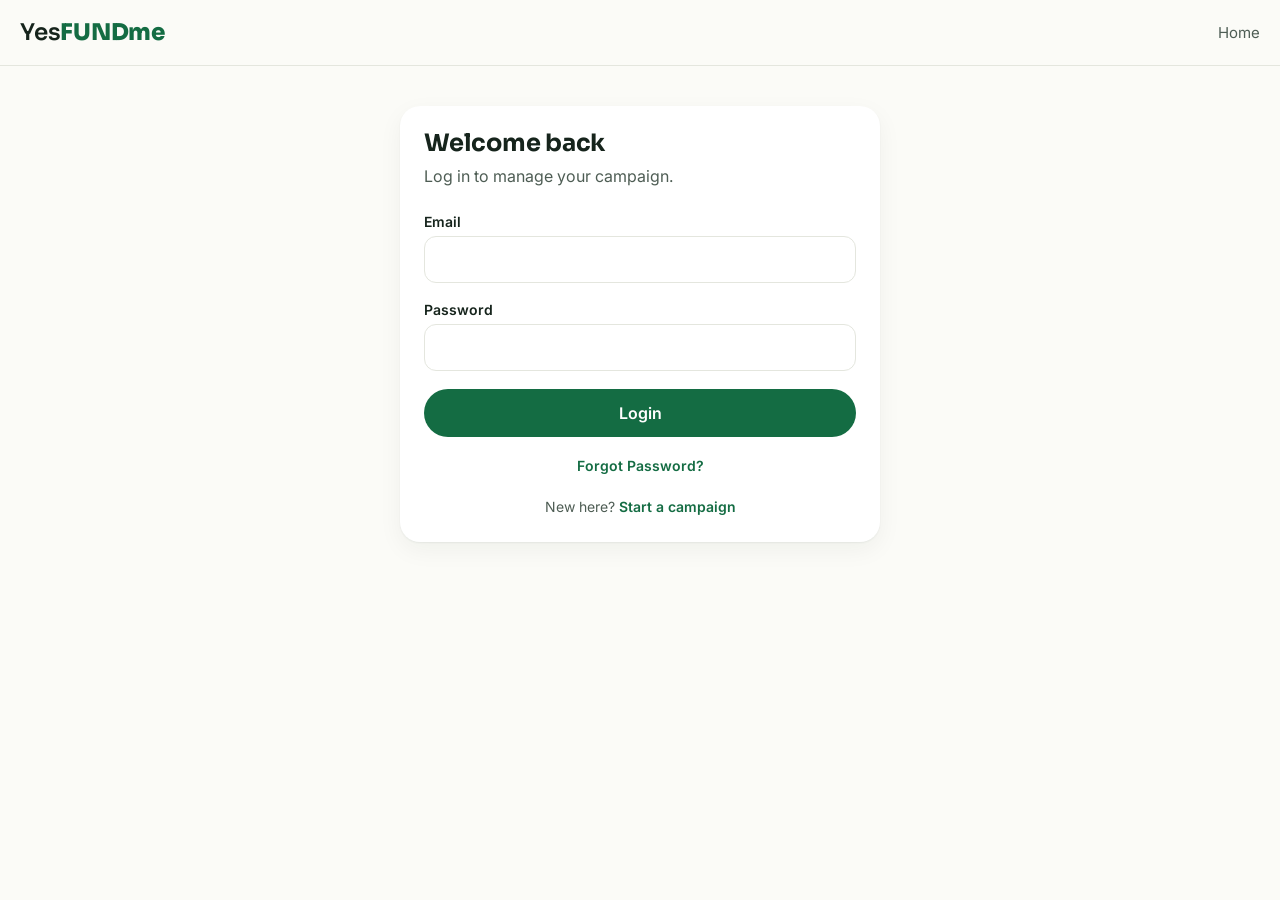
<file: dashboard.html>
<!DOCTYPE html>
<html lang="en">
<head>
<meta charset="UTF-8">
<meta name="viewport" content="width=device-width, initial-scale=1.0">
<title>Dashboard — YesFUNDme</title>
<link href="https://fonts.googleapis.com/css2?family=Sora:wght@600;700;800&family=Inter:wght@400;500;600;700&display=swap" rel="stylesheet">
<link rel="stylesheet" href="css/style.css">
<style>
  .modal-backdrop { position:fixed; inset:0; background:rgba(22,36,28,0.5); display:none; align-items:center; justify-content:center; z-index:50; padding:16px; }
  .modal-backdrop.open { display:flex; }
  .modal { background:var(--surface); border-radius:var(--radius-card); padding:24px; max-width:420px; width:100%; }
  .method-toggle { display:flex; gap:10px; margin-bottom:16px; }
  .method-toggle button { flex:1; padding:12px; border-radius:12px; border:1.5px solid var(--line); background:var(--surface); cursor:pointer; font-weight:600; }
  .method-toggle button.active { border-color:var(--green); color:var(--green); background:#EAF4EE; }
</style>
</head>
<body>
<nav class="nav">
  <div class="nav-logo"><span class="brand-yes">Yes</span><span class="brand-fund">FUNDme</span></div>
  <button class="nav-toggle" onclick="toggleNav()" aria-label="Menu"><svg width="26" height="26" viewBox="0 0 24 24" fill="none" stroke="currentColor" stroke-width="2" stroke-linecap="round"><line x1="3" y1="6" x2="21" y2="6"></line><line x1="3" y1="12" x2="21" y2="12"></line><line x1="3" y1="18" x2="21" y2="18"></line></svg></button>
  <div class="nav-links">
    <a href="dashboard.html" class="active">Dashboard</a>
    <a href="#" onclick="logout()">Logout</a>
  </div>
</nav>

<div class="container" id="app" style="padding:32px 20px 60px;">
  <p>Loading your dashboard…</p>
</div>

<div class="modal-backdrop" id="withdrawModal">
  <div class="modal">
    <h3 style="margin-bottom:6px;">Withdraw funds</h3>
    <p style="margin-bottom:16px;">Available balance: <strong id="modalBalance">KSh 0</strong></p>

    <div class="method-toggle">
      <button id="btnBank" class="active" onclick="setMethod('bank')">Bank</button>
      <button id="btnMpesa" onclick="setMethod('mpesa')">M-Pesa</button>
    </div>

    <div id="bankFields">
      <div class="form-field"><label>Bank Name</label><input type="text" id="bank_name"></div>
      <div class="form-field"><label>Account Name</label><input type="text" id="account_name"></div>
      <div class="form-field"><label>Account Number</label><input type="text" id="account_number"></div>
    </div>
    <div id="mpesaFields" style="display:none;">
      <div class="form-field"><label>M-Pesa Name</label><input type="text" id="mpesa_name"></div>
      <div class="form-field"><label>M-Pesa Phone Number</label><input type="tel" id="mpesa_phone"></div>
    </div>

    <div class="form-field"><label>Amount to Withdraw (KSh)</label><input type="number" id="withdrawAmount" min="1"></div>

    <div class="form-field">
      <label>Upload your ID card</label>
      <input type="file" id="idCardFile" accept="image/*">
      <small style="color:var(--ink-soft);font-size:13px;">Used to verify your identity before releasing funds. Never shown publicly.</small>
    </div>

    <div class="error-banner" id="withdrawError"></div>
    <button class="btn btn-primary btn-block" id="submitWithdrawBtn" onclick="submitWithdrawal()">Request Withdrawal</button>
    <button class="btn btn-secondary btn-block" style="margin-top:10px;" onclick="closeWithdrawModal()">Cancel</button>
  </div>
</div>

<script src="js/api.js"></script>
<script>
requireLogin();
let currentCampaign = null;
let method = 'bank';

async function load() {
  try {
    const { campaigns } = await apiRequest('/campaigns/mine', { auth: true });
    if (!campaigns.length) {
      document.getElementById('app').innerHTML = `
        <div class="card" style="max-width:480px;margin:60px auto;text-align:center;">
          <h2 style="margin-bottom:10px;">No campaign yet</h2>
          <p style="margin-bottom:20px;">Start your first YesFUNDme campaign to receive support.</p>
          <a class="btn btn-primary" href="index.html#categories">Start a Campaign</a>
        </div>`;
      return;
    }
    currentCampaign = campaigns[0];

    const [{ available_balance, total_collected }, { withdrawals }] = await Promise.all([
      apiRequest(`/withdrawals/balance/${currentCampaign.id}`, { auth: true }),
      apiRequest('/withdrawals/mine', { auth: true })
    ]);

    renderDashboard(currentCampaign, available_balance, total_collected, withdrawals);
  } catch (err) {
    document.getElementById('app').innerHTML = `<p>Could not load dashboard: ${err.message}</p>`;
  }
}

function renderDashboard(c, availableBalance, totalCollected, withdrawals) {
  const url = `${location.origin}${location.pathname.replace('dashboard.html','')}campaign.html?slug=${c.public_slug}`;

  document.getElementById('app').innerHTML = `
    <h1 style="font-size:26px;">${c.title}</h1>
    <p style="margin-top:6px;text-transform:capitalize;">Status: <strong style="color:var(--green);">${c.status}</strong></p>

    <div class="stat-grid">
      <div class="card stat-card"><div class="label">Total Collected</div><div class="value">${formatKsh(totalCollected)}</div></div>
      <div class="card stat-card"><div class="label">Available Balance</div><div class="value">${formatKsh(availableBalance)}</div></div>
      <div class="card stat-card"><div class="label">Total Supporters</div><div class="value" id="supportersValue">—</div></div>
      <div class="card stat-card"><div class="label">Campaign Status</div><div class="value" style="text-transform:capitalize;">${c.status}</div></div>
    </div>

    <div class="card" style="margin-bottom:20px;">
      <div style="display:flex;gap:10px;flex-wrap:wrap;">
        <button class="btn btn-primary" onclick="openWithdrawModal()">Withdraw</button>
        <a class="btn btn-secondary" href="${url}" target="_blank">View Campaign</a>
        <button class="btn btn-secondary" onclick="copyDashLink('${url}')">Copy Campaign Link</button>
        <a class="btn btn-secondary" target="_blank" href="https://wa.me/?text=${encodeURIComponent('Support my campaign: ' + url)}">Share on WhatsApp</a>
      </div>
    </div>

    <div class="card" style="margin-bottom:20px;">
      <h3 style="margin-bottom:14px;">Recent Withdrawals</h3>
      <table class="data-table">
        <thead><tr><th>Date</th><th>Amount</th><th>Method</th><th>Status</th><th>Destination</th></tr></thead>
        <tbody>
          ${withdrawals.length ? withdrawals.map((w) => {
            const statusLabel = w.status === 'processing' ? 'Approved' : w.status.charAt(0).toUpperCase() + w.status.slice(1);
            const destination = w.method === 'bank'
              ? `${w.bank_name || ''} · ${w.account_number || ''}`
              : (w.mpesa_phone || '');
            // Bank/M-Pesa details only appear once the withdrawal has moved
            // past pending review - shown here for Approved and Paid.
            const showDestination = w.status === 'processing' || w.status === 'paid';
            return `
            <tr>
              <td data-label="Date">${new Date(w.requested_at).toLocaleDateString()}</td>
              <td data-label="Amount">${formatKsh(w.amount)}</td>
              <td data-label="Method" style="text-transform:capitalize;">${w.method}</td>
              <td data-label="Status"><span class="badge ${w.status === 'paid' ? 'badge-success' : w.status === 'failed' ? 'badge-failed' : 'badge-pending'}">${statusLabel}</span></td>
              <td data-label="Destination">${showDestination ? destination : '—'}</td>
            </tr>`;
          }).join('') : '<tr><td colspan="5">No withdrawals yet.</td></tr>'}
        </tbody>
      </table>
    </div>

    <div class="card">
      <h3 style="margin-bottom:14px;">Transactions</h3>
      <div id="transactionsBox"><p>Loading…</p></div>
    </div>
  `;

  loadTransactions(c.public_slug);
}

async function loadTransactions(slug) {
  try {
    const data = await apiRequest(`/campaigns/${slug}`);
    document.getElementById('supportersValue').textContent = data.supporters_count;
  } catch (e) {}
  document.getElementById('transactionsBox').innerHTML =
    `<p>Individual transaction line items appear here as supporters pay. Use the admin dashboard for the full ledger view.</p>`;
}

function copyDashLink(url) { navigator.clipboard.writeText(url); alert('Link copied!'); }

function openWithdrawModal() {
  document.getElementById('modalBalance').textContent = document.querySelector('.stat-card .value').parentElement === null ? '' : '';
  apiRequest(`/withdrawals/balance/${currentCampaign.id}`, { auth: true }).then((d) => {
    document.getElementById('modalBalance').textContent = formatKsh(d.available_balance);
  });
  document.getElementById('withdrawModal').classList.add('open');
}
function closeWithdrawModal() { document.getElementById('withdrawModal').classList.remove('open'); }

function setMethod(m) {
  method = m;
  document.getElementById('btnBank').classList.toggle('active', m === 'bank');
  document.getElementById('btnMpesa').classList.toggle('active', m === 'mpesa');
  document.getElementById('bankFields').style.display = m === 'bank' ? 'block' : 'none';
  document.getElementById('mpesaFields').style.display = m === 'mpesa' ? 'block' : 'none';
}

async function uploadIdCard(file) {
  const formData = new FormData();
  formData.append('image', file);

  const res = await fetch(`${API_BASE}/uploads/id-document`, {
    method: 'POST',
    headers: authHeaders(), // no Content-Type - the browser sets the multipart boundary
    body: formData
  });
  const data = await res.json().catch(() => ({}));
  if (!res.ok) throw new Error(data.error || 'Could not upload ID document');
  return data.path;
}

async function submitWithdrawal() {
  const errorEl = document.getElementById('withdrawError');
  const submitBtn = document.getElementById('submitWithdrawBtn');
  errorEl.style.display = 'none';

  const idCardFile = document.getElementById('idCardFile').files[0];
  if (!idCardFile) {
    errorEl.textContent = 'Please upload a photo of your ID card.';
    errorEl.style.display = 'block';
    return;
  }

  try {
    submitBtn.disabled = true;
    submitBtn.textContent = 'Uploading ID…';
    const id_card_path = await uploadIdCard(idCardFile);

    submitBtn.textContent = 'Submitting…';
    await apiRequest('/withdrawals', {
      method: 'POST',
      auth: true,
      body: {
        campaign_id: currentCampaign.id,
        amount: document.getElementById('withdrawAmount').value,
        method,
        bank_name: document.getElementById('bank_name').value,
        account_name: document.getElementById('account_name').value,
        account_number: document.getElementById('account_number').value,
        mpesa_name: document.getElementById('mpesa_name').value,
        mpesa_phone: document.getElementById('mpesa_phone').value,
        id_card_path
      }
    });
    closeWithdrawModal();
    load();
  } catch (err) {
    errorEl.textContent = err.message;
    errorEl.style.display = 'block';
  } finally {
    submitBtn.disabled = false;
    submitBtn.textContent = 'Request Withdrawal';
  }
}

load();
</script>
<script>
function toggleNav() {
  document.querySelector('.nav-links').classList.toggle('open');
}
document.querySelectorAll('.nav-links a').forEach(function(a) {
  a.addEventListener('click', function() {
    document.querySelector('.nav-links').classList.remove('open');
  });
});
</script>
</body>
</html>
</file>
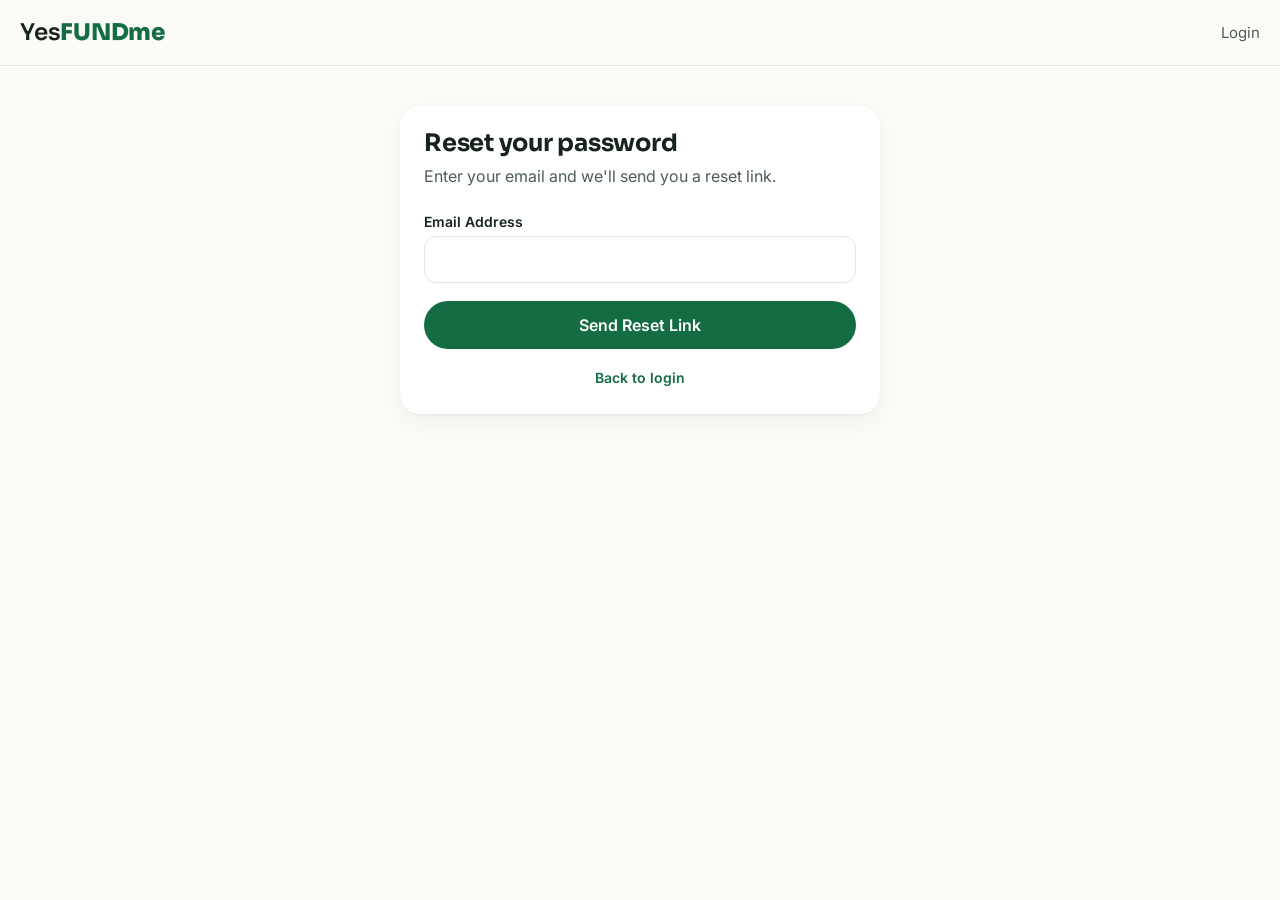
<file: forgot-password.html>
<!DOCTYPE html>
<html lang="en">
<head>
<meta charset="UTF-8">
<meta name="viewport" content="width=device-width, initial-scale=1.0">
<title>Forgot Password — YesFUNDme</title>
<link href="https://fonts.googleapis.com/css2?family=Sora:wght@700;800&family=Inter:wght@400;500;600;700&display=swap" rel="stylesheet">
<link rel="stylesheet" href="css/style.css">
</head>
<body>
<nav class="nav"><div class="nav-logo"><span class="brand-yes">Yes</span><span class="brand-fund">FUNDme</span></div><button class="nav-toggle" onclick="toggleNav()" aria-label="Menu"><svg width="26" height="26" viewBox="0 0 24 24" fill="none" stroke="currentColor" stroke-width="2" stroke-linecap="round"><line x1="3" y1="6" x2="21" y2="6"></line><line x1="3" y1="12" x2="21" y2="12"></line><line x1="3" y1="18" x2="21" y2="18"></line></svg></button>
  <div class="nav-links"><a href="login.html">Login</a></div></nav>
<div class="container">
  <div class="card form-card">
    <h2 style="margin-bottom:6px;">Reset your password</h2>
    <p style="margin-bottom:24px;">Enter your email and we'll send you a reset link.</p>
    <div class="form-field"><label>Email Address</label><input type="email" id="email" required></div>
    <button class="btn btn-primary btn-block" onclick="alert('If an account exists for this email, a reset link has been sent.')">Send Reset Link</button>
    <p class="form-note"><a href="login.html">Back to login</a></p>
  </div>
</div>
<script>
function toggleNav() {
  document.querySelector('.nav-links').classList.toggle('open');
}
document.querySelectorAll('.nav-links a').forEach(function(a) {
  a.addEventListener('click', function() {
    document.querySelector('.nav-links').classList.remove('open');
  });
});
</script>
</body>
</html>
</file>
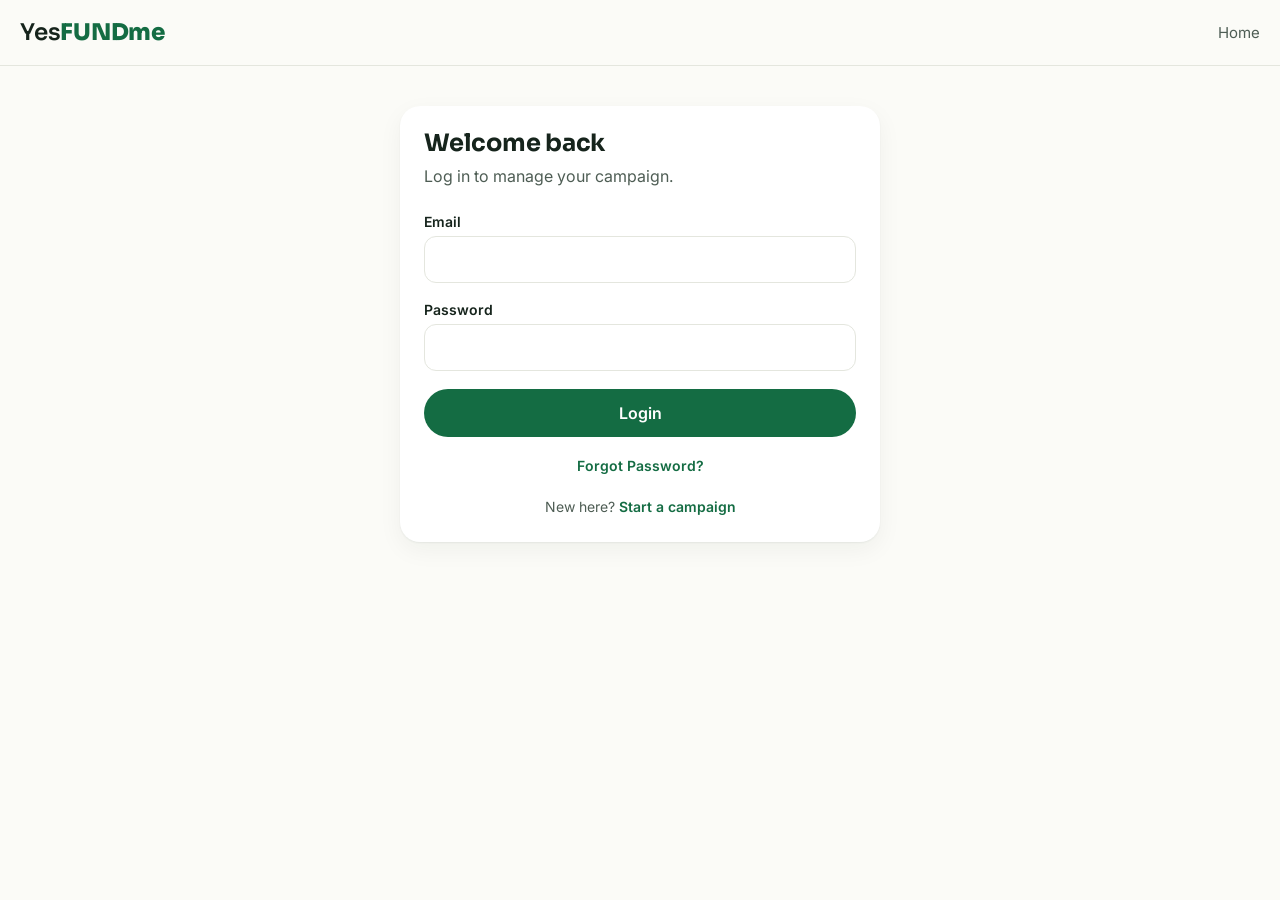
<file: login.html>
<!DOCTYPE html>
<html lang="en">
<head>
<meta charset="UTF-8">
<meta name="viewport" content="width=device-width, initial-scale=1.0">
<title>Login — YesFUNDme</title>
<link href="https://fonts.googleapis.com/css2?family=Sora:wght@700;800&family=Inter:wght@400;500;600;700&display=swap" rel="stylesheet">
<link rel="stylesheet" href="css/style.css">
</head>
<body>
<nav class="nav">
  <div class="nav-logo"><span class="brand-yes">Yes</span><span class="brand-fund">FUNDme</span></div>
  <button class="nav-toggle" onclick="toggleNav()" aria-label="Menu"><svg width="26" height="26" viewBox="0 0 24 24" fill="none" stroke="currentColor" stroke-width="2" stroke-linecap="round"><line x1="3" y1="6" x2="21" y2="6"></line><line x1="3" y1="12" x2="21" y2="12"></line><line x1="3" y1="18" x2="21" y2="18"></line></svg></button>
  <div class="nav-links"><a href="index.html">Home</a></div>
</nav>

<div class="container">
  <div class="card form-card">
    <h2 style="margin-bottom:6px;">Welcome back</h2>
    <p style="margin-bottom:24px;">Log in to manage your campaign.</p>

    <div class="error-banner" id="error"></div>

    <form id="loginForm">
      <div class="form-field">
        <label>Email</label>
        <input type="email" id="email" required>
      </div>
      <div class="form-field">
        <label>Password</label>
        <input type="password" id="password" required>
      </div>
      <button type="submit" class="btn btn-primary btn-block">Login</button>
    </form>

    <p class="form-note"><a href="forgot-password.html">Forgot Password?</a></p>
    <p class="form-note">New here? <a href="index.html#categories">Start a campaign</a></p>
  </div>
</div>

<script src="js/api.js"></script>
<script>
document.getElementById('loginForm').addEventListener('submit', async (e) => {
  e.preventDefault();
  const errorEl = document.getElementById('error');
  errorEl.style.display = 'none';

  try {
    const data = await apiRequest('/auth/login', {
      method: 'POST',
      body: {
        email: document.getElementById('email').value,
        password: document.getElementById('password').value
      }
    });
    localStorage.setItem('fundme_token', data.token);
    localStorage.setItem('fundme_user', JSON.stringify(data.user));
    window.location.href = data.user.role === 'admin' ? 'admin/index.html' : 'dashboard.html';
  } catch (err) {
    errorEl.textContent = err.message;
    errorEl.style.display = 'block';
  }
});
</script>
<script>
function toggleNav() {
  document.querySelector('.nav-links').classList.toggle('open');
}
document.querySelectorAll('.nav-links a').forEach(function(a) {
  a.addEventListener('click', function() {
    document.querySelector('.nav-links').classList.remove('open');
  });
});
</script>
</body>
</html>
</file>
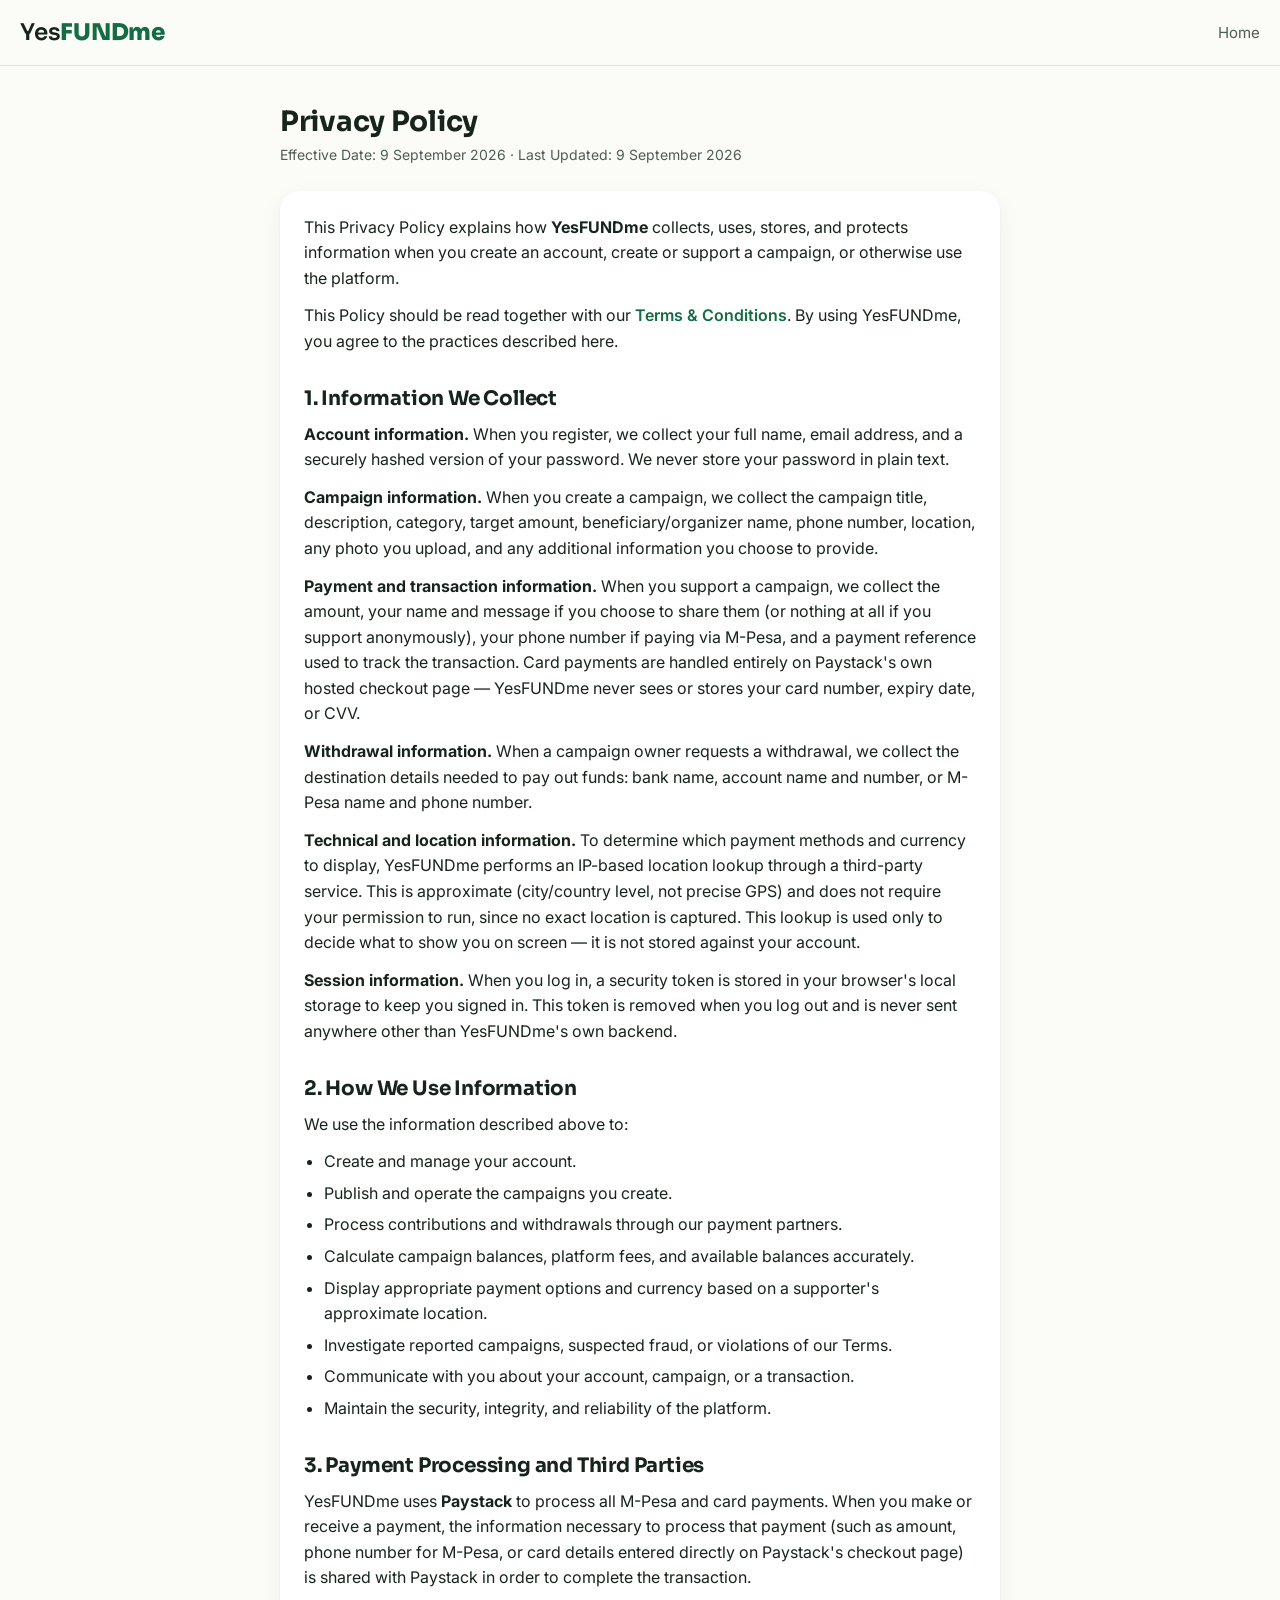
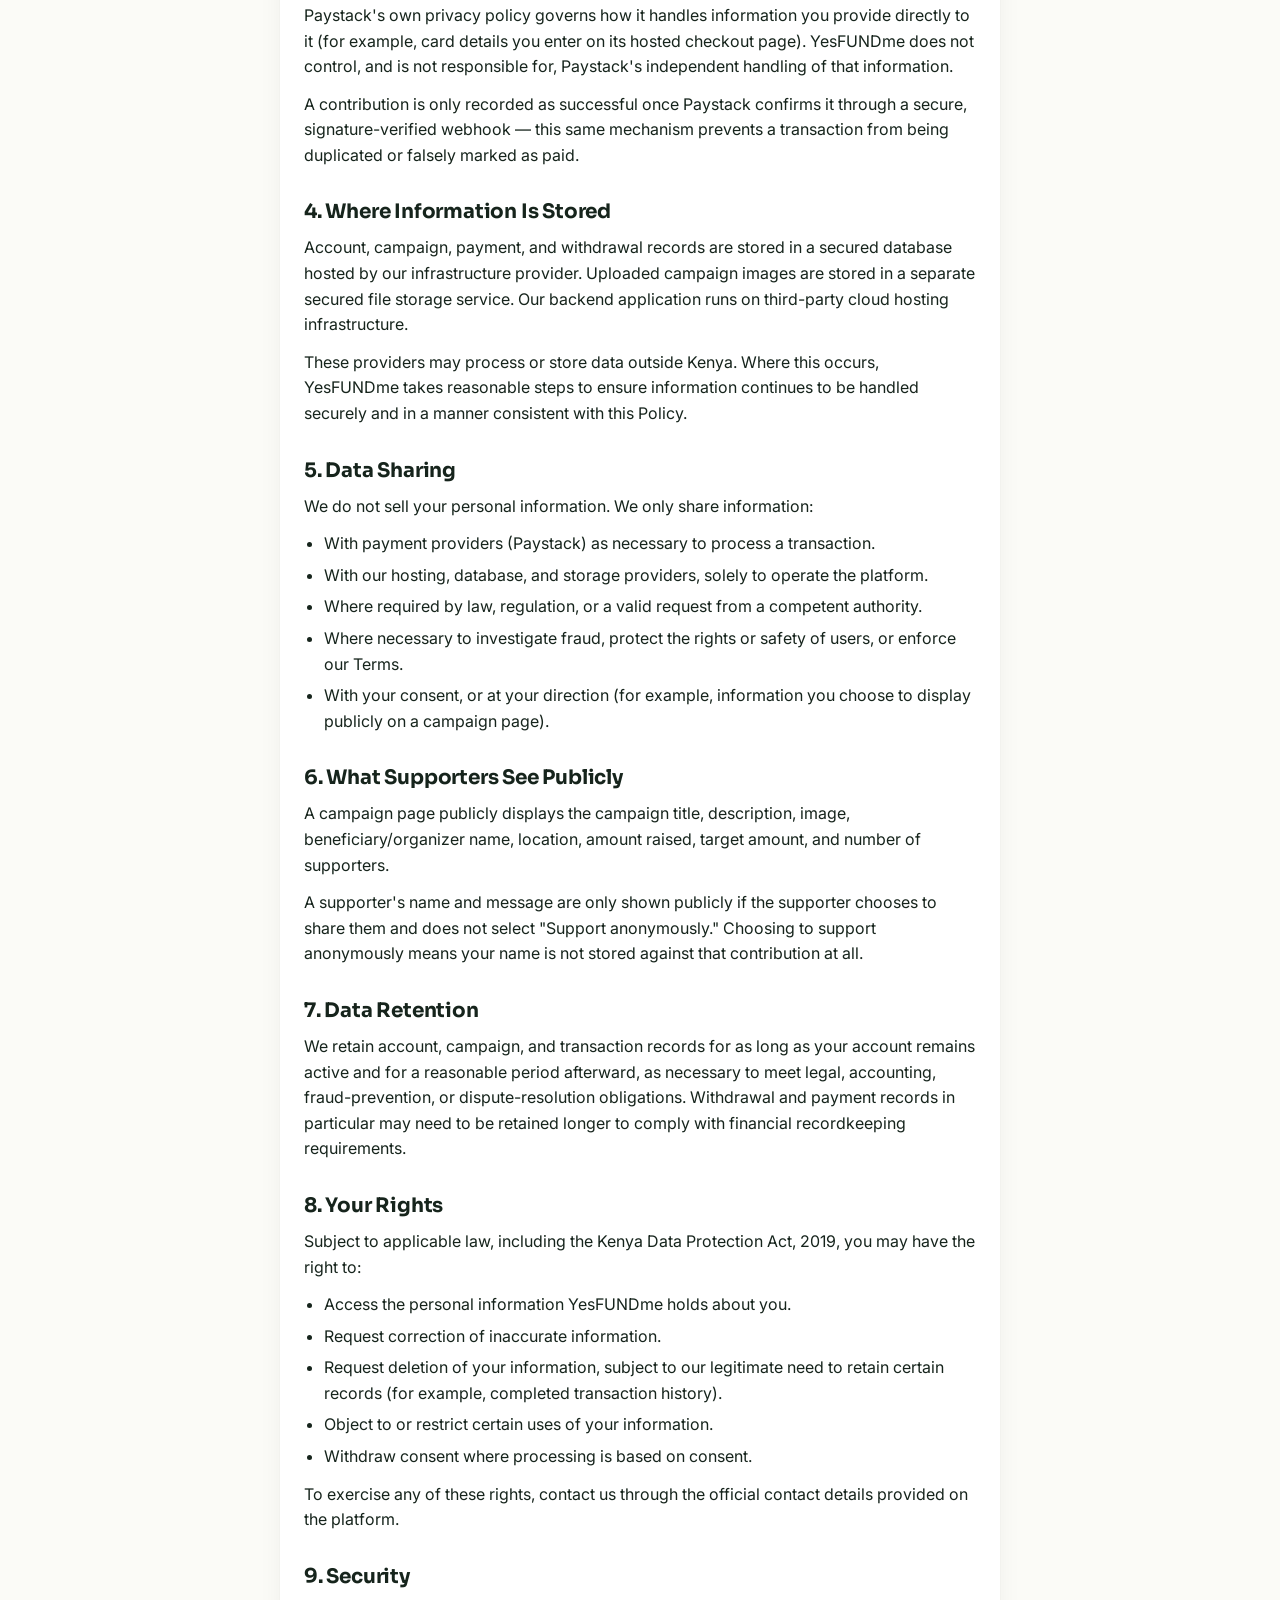
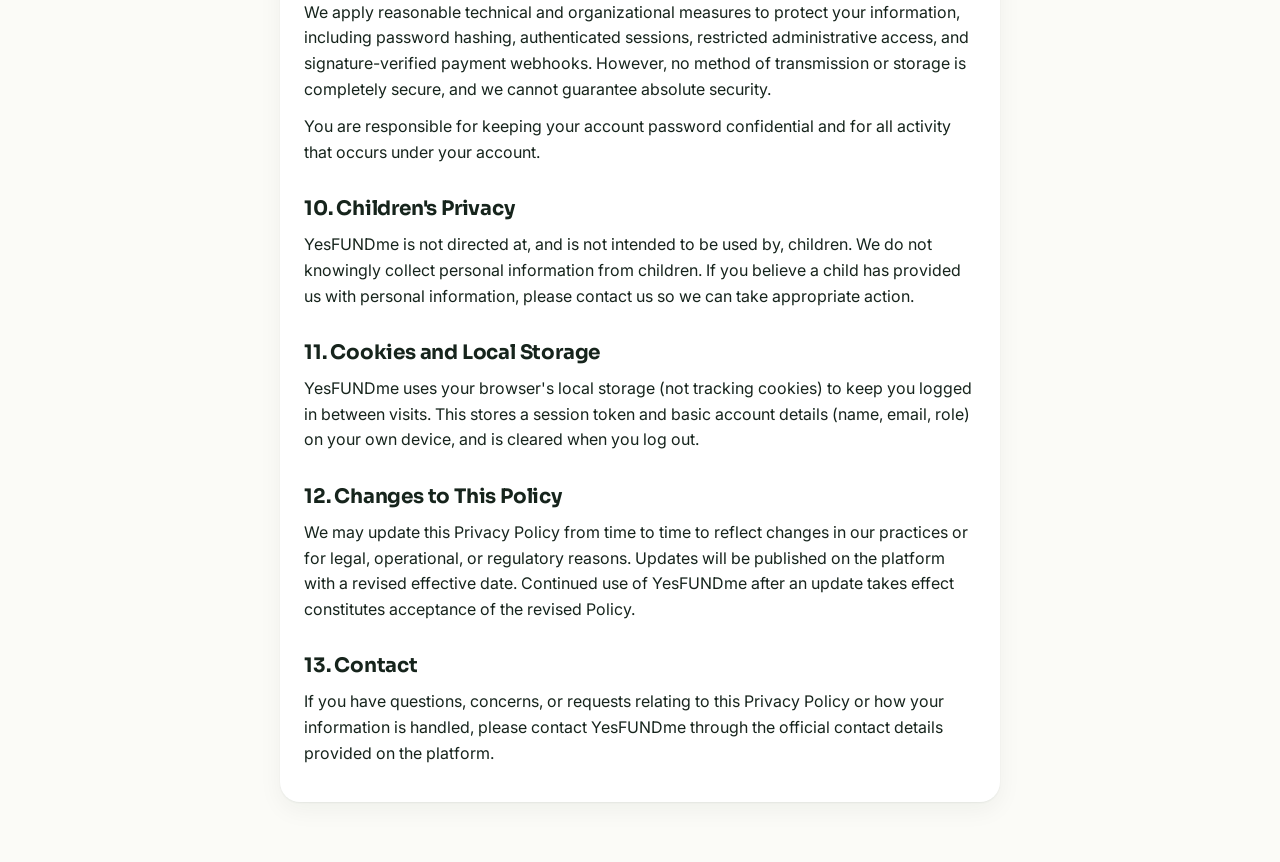
<file: privacy.html>
<!DOCTYPE html>
<html lang="en">
<head>
<meta charset="UTF-8">
<meta name="viewport" content="width=device-width, initial-scale=1.0">
<title>Privacy Policy — YesFUNDme</title>
<link href="https://fonts.googleapis.com/css2?family=Sora:wght@700;800&family=Inter:wght@400;500;600;700&display=swap" rel="stylesheet">
<link rel="stylesheet" href="css/style.css">
<style>
  .legal-content h2 { font-size: 20px; margin: 32px 0 12px; }
  .legal-content h2:first-child { margin-top: 0; }
  .legal-content p { margin-bottom: 12px; color: var(--ink); }
  .legal-content ul { margin: 0 0 12px; padding-left: 20px; color: var(--ink); }
  .legal-content li { margin-bottom: 6px; line-height: 1.6; }
  .legal-content strong { color: var(--ink); }
  .legal-meta { color: var(--ink-soft); font-size: 14px; margin-bottom: 24px; }
</style>
</head>
<body>
<nav class="nav">
  <div class="nav-logo"><span class="brand-yes">Yes</span><span class="brand-fund">FUNDme</span></div>
  <button class="nav-toggle" onclick="toggleNav()" aria-label="Menu"><svg width="26" height="26" viewBox="0 0 24 24" fill="none" stroke="currentColor" stroke-width="2" stroke-linecap="round"><line x1="3" y1="6" x2="21" y2="6"></line><line x1="3" y1="12" x2="21" y2="12"></line><line x1="3" y1="18" x2="21" y2="18"></line></svg></button>
  <div class="nav-links"><a href="index.html">Home</a></div>
</nav>

<div class="container" style="padding:40px 20px 60px;max-width:760px;">
  <h1 style="font-size:28px;margin-bottom:6px;">Privacy Policy</h1>
  <p class="legal-meta">Effective Date: 9 September 2026 · Last Updated: 9 September 2026</p>

  <div class="card legal-content">
    <p>This Privacy Policy explains how <strong>YesFUNDme</strong> collects, uses, stores, and protects information when you create an account, create or support a campaign, or otherwise use the platform.</p>
    <p>This Policy should be read together with our <a href="terms.html" style="color:var(--green);font-weight:600;">Terms & Conditions</a>. By using YesFUNDme, you agree to the practices described here.</p>

    <h2>1. Information We Collect</h2>
    <p><strong>Account information.</strong> When you register, we collect your full name, email address, and a securely hashed version of your password. We never store your password in plain text.</p>
    <p><strong>Campaign information.</strong> When you create a campaign, we collect the campaign title, description, category, target amount, beneficiary/organizer name, phone number, location, any photo you upload, and any additional information you choose to provide.</p>
    <p><strong>Payment and transaction information.</strong> When you support a campaign, we collect the amount, your name and message if you choose to share them (or nothing at all if you support anonymously), your phone number if paying via M-Pesa, and a payment reference used to track the transaction. Card payments are handled entirely on Paystack's own hosted checkout page — YesFUNDme never sees or stores your card number, expiry date, or CVV.</p>
    <p><strong>Withdrawal information.</strong> When a campaign owner requests a withdrawal, we collect the destination details needed to pay out funds: bank name, account name and number, or M-Pesa name and phone number.</p>
    <p><strong>Technical and location information.</strong> To determine which payment methods and currency to display, YesFUNDme performs an IP-based location lookup through a third-party service. This is approximate (city/country level, not precise GPS) and does not require your permission to run, since no exact location is captured. This lookup is used only to decide what to show you on screen — it is not stored against your account.</p>
    <p><strong>Session information.</strong> When you log in, a security token is stored in your browser's local storage to keep you signed in. This token is removed when you log out and is never sent anywhere other than YesFUNDme's own backend.</p>

    <h2>2. How We Use Information</h2>
    <p>We use the information described above to:</p>
    <ul>
      <li>Create and manage your account.</li>
      <li>Publish and operate the campaigns you create.</li>
      <li>Process contributions and withdrawals through our payment partners.</li>
      <li>Calculate campaign balances, platform fees, and available balances accurately.</li>
      <li>Display appropriate payment options and currency based on a supporter's approximate location.</li>
      <li>Investigate reported campaigns, suspected fraud, or violations of our Terms.</li>
      <li>Communicate with you about your account, campaign, or a transaction.</li>
      <li>Maintain the security, integrity, and reliability of the platform.</li>
    </ul>

    <h2>3. Payment Processing and Third Parties</h2>
    <p>YesFUNDme uses <strong>Paystack</strong> to process all M-Pesa and card payments. When you make or receive a payment, the information necessary to process that payment (such as amount, phone number for M-Pesa, or card details entered directly on Paystack's checkout page) is shared with Paystack in order to complete the transaction.</p>
    <p>Paystack's own privacy policy governs how it handles information you provide directly to it (for example, card details you enter on its hosted checkout page). YesFUNDme does not control, and is not responsible for, Paystack's independent handling of that information.</p>
    <p>A contribution is only recorded as successful once Paystack confirms it through a secure, signature-verified webhook — this same mechanism prevents a transaction from being duplicated or falsely marked as paid.</p>

    <h2>4. Where Information Is Stored</h2>
    <p>Account, campaign, payment, and withdrawal records are stored in a secured database hosted by our infrastructure provider. Uploaded campaign images are stored in a separate secured file storage service. Our backend application runs on third-party cloud hosting infrastructure.</p>
    <p>These providers may process or store data outside Kenya. Where this occurs, YesFUNDme takes reasonable steps to ensure information continues to be handled securely and in a manner consistent with this Policy.</p>

    <h2>5. Data Sharing</h2>
    <p>We do not sell your personal information. We only share information:</p>
    <ul>
      <li>With payment providers (Paystack) as necessary to process a transaction.</li>
      <li>With our hosting, database, and storage providers, solely to operate the platform.</li>
      <li>Where required by law, regulation, or a valid request from a competent authority.</li>
      <li>Where necessary to investigate fraud, protect the rights or safety of users, or enforce our Terms.</li>
      <li>With your consent, or at your direction (for example, information you choose to display publicly on a campaign page).</li>
    </ul>

    <h2>6. What Supporters See Publicly</h2>
    <p>A campaign page publicly displays the campaign title, description, image, beneficiary/organizer name, location, amount raised, target amount, and number of supporters.</p>
    <p>A supporter's name and message are only shown publicly if the supporter chooses to share them and does not select "Support anonymously." Choosing to support anonymously means your name is not stored against that contribution at all.</p>

    <h2>7. Data Retention</h2>
    <p>We retain account, campaign, and transaction records for as long as your account remains active and for a reasonable period afterward, as necessary to meet legal, accounting, fraud-prevention, or dispute-resolution obligations. Withdrawal and payment records in particular may need to be retained longer to comply with financial recordkeeping requirements.</p>

    <h2>8. Your Rights</h2>
    <p>Subject to applicable law, including the Kenya Data Protection Act, 2019, you may have the right to:</p>
    <ul>
      <li>Access the personal information YesFUNDme holds about you.</li>
      <li>Request correction of inaccurate information.</li>
      <li>Request deletion of your information, subject to our legitimate need to retain certain records (for example, completed transaction history).</li>
      <li>Object to or restrict certain uses of your information.</li>
      <li>Withdraw consent where processing is based on consent.</li>
    </ul>
    <p>To exercise any of these rights, contact us through the official contact details provided on the platform.</p>

    <h2>9. Security</h2>
    <p>We apply reasonable technical and organizational measures to protect your information, including password hashing, authenticated sessions, restricted administrative access, and signature-verified payment webhooks. However, no method of transmission or storage is completely secure, and we cannot guarantee absolute security.</p>
    <p>You are responsible for keeping your account password confidential and for all activity that occurs under your account.</p>

    <h2>10. Children's Privacy</h2>
    <p>YesFUNDme is not directed at, and is not intended to be used by, children. We do not knowingly collect personal information from children. If you believe a child has provided us with personal information, please contact us so we can take appropriate action.</p>

    <h2>11. Cookies and Local Storage</h2>
    <p>YesFUNDme uses your browser's local storage (not tracking cookies) to keep you logged in between visits. This stores a session token and basic account details (name, email, role) on your own device, and is cleared when you log out.</p>

    <h2>12. Changes to This Policy</h2>
    <p>We may update this Privacy Policy from time to time to reflect changes in our practices or for legal, operational, or regulatory reasons. Updates will be published on the platform with a revised effective date. Continued use of YesFUNDme after an update takes effect constitutes acceptance of the revised Policy.</p>

    <h2>13. Contact</h2>
    <p>If you have questions, concerns, or requests relating to this Privacy Policy or how your information is handled, please contact YesFUNDme through the official contact details provided on the platform.</p>
  </div>
</div>

<script>
function toggleNav() {
  document.querySelector('.nav-links').classList.toggle('open');
}
document.querySelectorAll('.nav-links a').forEach(function(a) {
  a.addEventListener('click', function() {
    document.querySelector('.nav-links').classList.remove('open');
  });
});
</script>
</body>
</html>
</file>
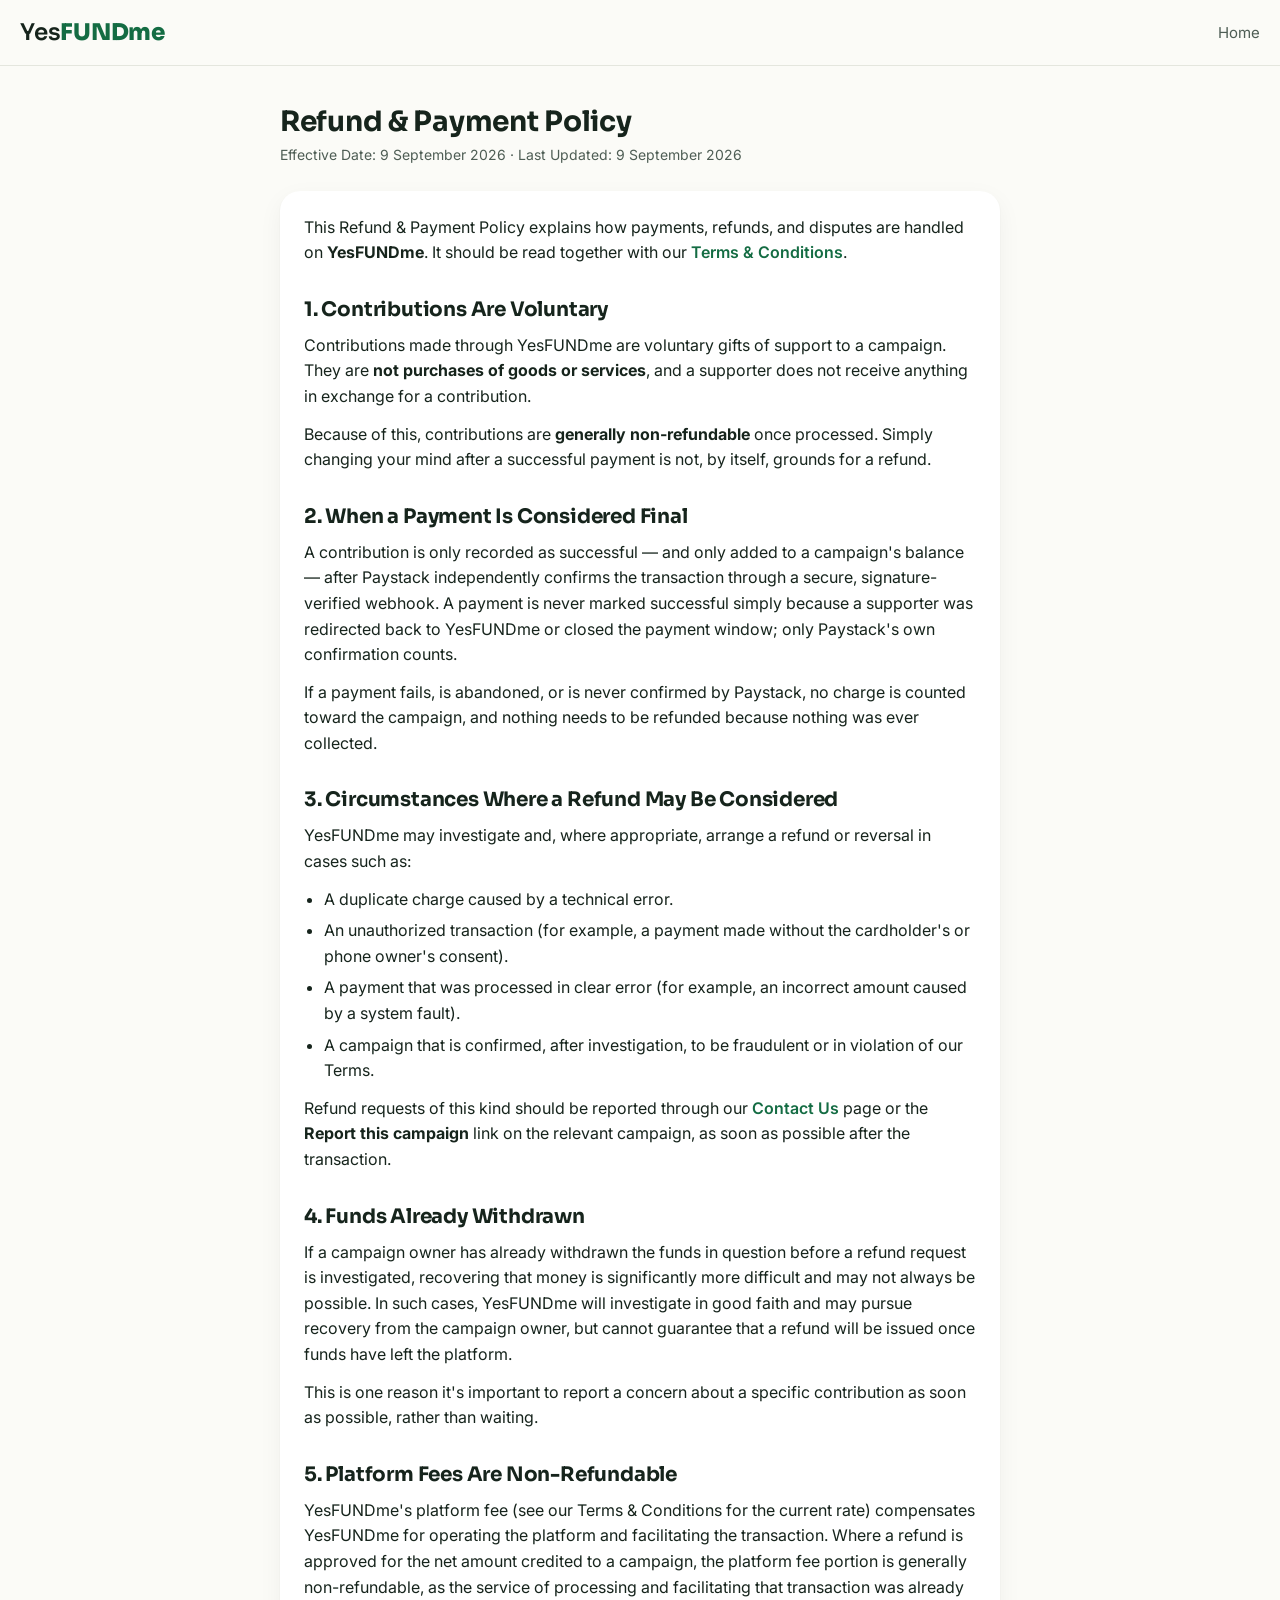
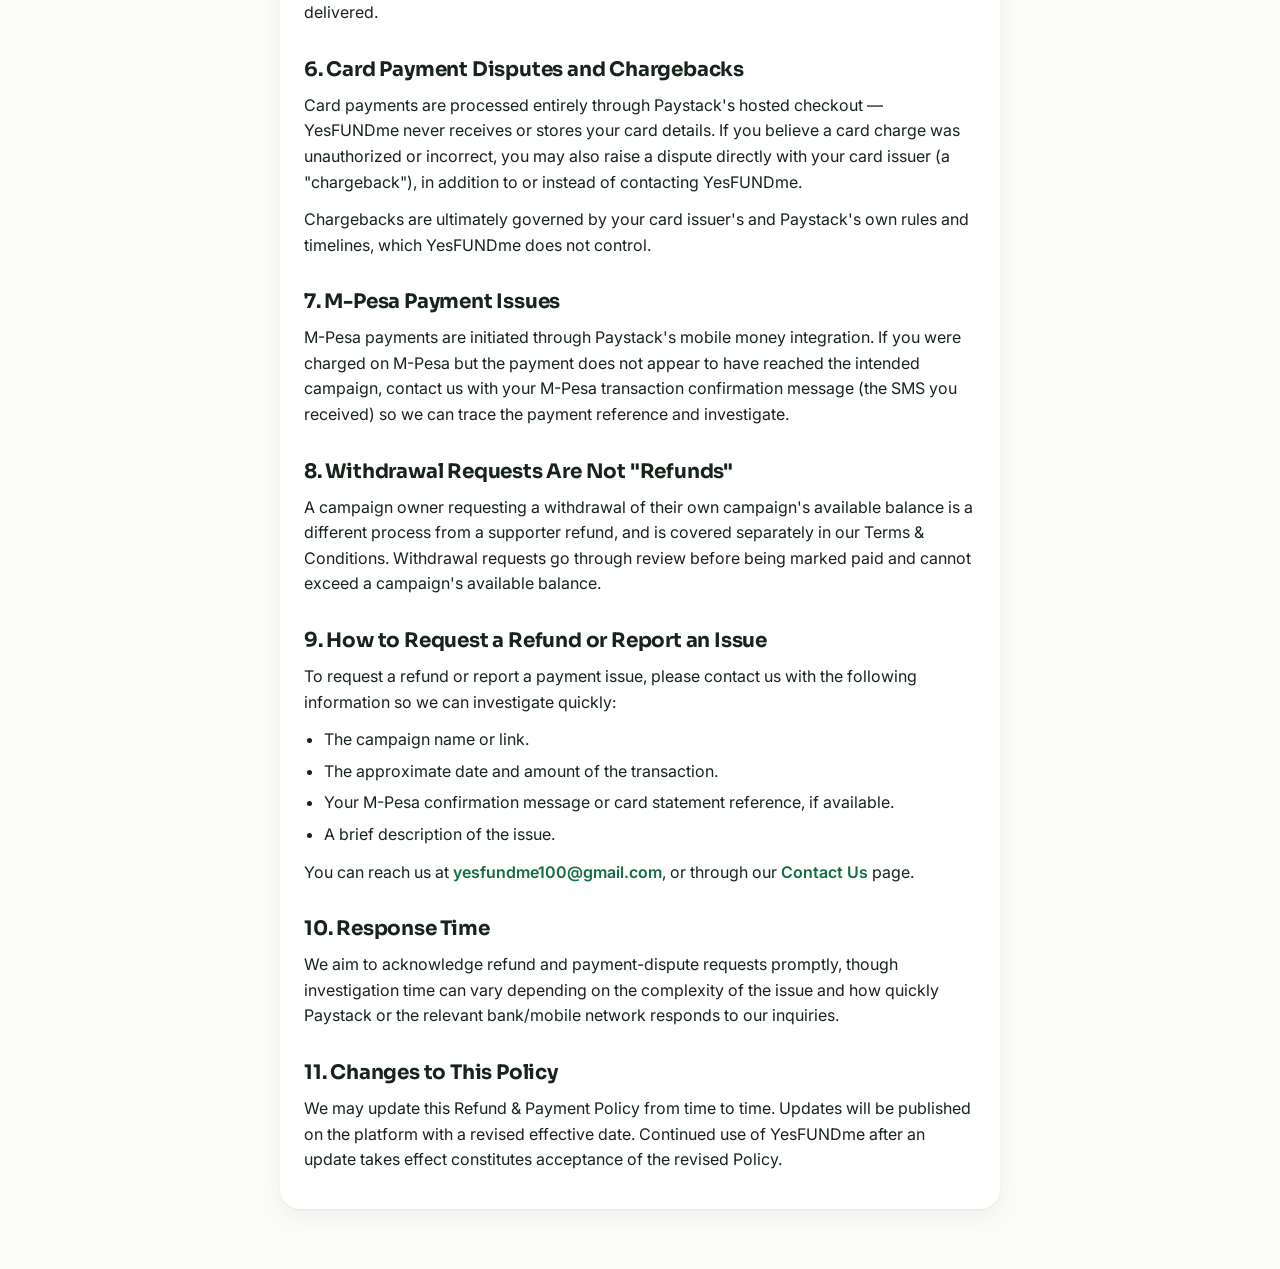
<file: refund.html>
<!DOCTYPE html>
<html lang="en">
<head>
<meta charset="UTF-8">
<meta name="viewport" content="width=device-width, initial-scale=1.0">
<title>Refund & Payment Policy — YesFUNDme</title>
<link href="https://fonts.googleapis.com/css2?family=Sora:wght@700;800&family=Inter:wght@400;500;600;700&display=swap" rel="stylesheet">
<link rel="stylesheet" href="css/style.css">
<style>
  .legal-content h2 { font-size: 20px; margin: 32px 0 12px; }
  .legal-content h2:first-child { margin-top: 0; }
  .legal-content p { margin-bottom: 12px; color: var(--ink); }
  .legal-content ul { margin: 0 0 12px; padding-left: 20px; color: var(--ink); }
  .legal-content li { margin-bottom: 6px; line-height: 1.6; }
  .legal-content strong { color: var(--ink); }
  .legal-meta { color: var(--ink-soft); font-size: 14px; margin-bottom: 24px; }
</style>
</head>
<body>
<nav class="nav">
  <div class="nav-logo"><span class="brand-yes">Yes</span><span class="brand-fund">FUNDme</span></div>
  <button class="nav-toggle" onclick="toggleNav()" aria-label="Menu"><svg width="26" height="26" viewBox="0 0 24 24" fill="none" stroke="currentColor" stroke-width="2" stroke-linecap="round"><line x1="3" y1="6" x2="21" y2="6"></line><line x1="3" y1="12" x2="21" y2="12"></line><line x1="3" y1="18" x2="21" y2="18"></line></svg></button>
  <div class="nav-links"><a href="index.html">Home</a></div>
</nav>

<div class="container" style="padding:40px 20px 60px;max-width:760px;">
  <h1 style="font-size:28px;margin-bottom:6px;">Refund & Payment Policy</h1>
  <p class="legal-meta">Effective Date: 9 September 2026 · Last Updated: 9 September 2026</p>

  <div class="card legal-content">
    <p>This Refund & Payment Policy explains how payments, refunds, and disputes are handled on <strong>YesFUNDme</strong>. It should be read together with our <a href="terms.html" style="color:var(--green);font-weight:600;">Terms & Conditions</a>.</p>

    <h2>1. Contributions Are Voluntary</h2>
    <p>Contributions made through YesFUNDme are voluntary gifts of support to a campaign. They are <strong>not purchases of goods or services</strong>, and a supporter does not receive anything in exchange for a contribution.</p>
    <p>Because of this, contributions are <strong>generally non-refundable</strong> once processed. Simply changing your mind after a successful payment is not, by itself, grounds for a refund.</p>

    <h2>2. When a Payment Is Considered Final</h2>
    <p>A contribution is only recorded as successful — and only added to a campaign's balance — after Paystack independently confirms the transaction through a secure, signature-verified webhook. A payment is never marked successful simply because a supporter was redirected back to YesFUNDme or closed the payment window; only Paystack's own confirmation counts.</p>
    <p>If a payment fails, is abandoned, or is never confirmed by Paystack, no charge is counted toward the campaign, and nothing needs to be refunded because nothing was ever collected.</p>

    <h2>3. Circumstances Where a Refund May Be Considered</h2>
    <p>YesFUNDme may investigate and, where appropriate, arrange a refund or reversal in cases such as:</p>
    <ul>
      <li>A duplicate charge caused by a technical error.</li>
      <li>An unauthorized transaction (for example, a payment made without the cardholder's or phone owner's consent).</li>
      <li>A payment that was processed in clear error (for example, an incorrect amount caused by a system fault).</li>
      <li>A campaign that is confirmed, after investigation, to be fraudulent or in violation of our Terms.</li>
    </ul>
    <p>Refund requests of this kind should be reported through our <a href="contact.html" style="color:var(--green);font-weight:600;">Contact Us</a> page or the <strong>Report this campaign</strong> link on the relevant campaign, as soon as possible after the transaction.</p>

    <h2>4. Funds Already Withdrawn</h2>
    <p>If a campaign owner has already withdrawn the funds in question before a refund request is investigated, recovering that money is significantly more difficult and may not always be possible. In such cases, YesFUNDme will investigate in good faith and may pursue recovery from the campaign owner, but cannot guarantee that a refund will be issued once funds have left the platform.</p>
    <p>This is one reason it's important to report a concern about a specific contribution as soon as possible, rather than waiting.</p>

    <h2>5. Platform Fees Are Non-Refundable</h2>
    <p>YesFUNDme's platform fee (see our Terms & Conditions for the current rate) compensates YesFUNDme for operating the platform and facilitating the transaction. Where a refund is approved for the net amount credited to a campaign, the platform fee portion is generally non-refundable, as the service of processing and facilitating that transaction was already delivered.</p>

    <h2>6. Card Payment Disputes and Chargebacks</h2>
    <p>Card payments are processed entirely through Paystack's hosted checkout — YesFUNDme never receives or stores your card details. If you believe a card charge was unauthorized or incorrect, you may also raise a dispute directly with your card issuer (a "chargeback"), in addition to or instead of contacting YesFUNDme.</p>
    <p>Chargebacks are ultimately governed by your card issuer's and Paystack's own rules and timelines, which YesFUNDme does not control.</p>

    <h2>7. M-Pesa Payment Issues</h2>
    <p>M-Pesa payments are initiated through Paystack's mobile money integration. If you were charged on M-Pesa but the payment does not appear to have reached the intended campaign, contact us with your M-Pesa transaction confirmation message (the SMS you received) so we can trace the payment reference and investigate.</p>

    <h2>8. Withdrawal Requests Are Not "Refunds"</h2>
    <p>A campaign owner requesting a withdrawal of their own campaign's available balance is a different process from a supporter refund, and is covered separately in our Terms & Conditions. Withdrawal requests go through review before being marked paid and cannot exceed a campaign's available balance.</p>

    <h2>9. How to Request a Refund or Report an Issue</h2>
    <p>To request a refund or report a payment issue, please contact us with the following information so we can investigate quickly:</p>
    <ul>
      <li>The campaign name or link.</li>
      <li>The approximate date and amount of the transaction.</li>
      <li>Your M-Pesa confirmation message or card statement reference, if available.</li>
      <li>A brief description of the issue.</li>
    </ul>
    <p>You can reach us at <a href="mailto:yesfundme100@gmail.com" style="color:var(--green);font-weight:600;">yesfundme100@gmail.com</a>, or through our <a href="contact.html" style="color:var(--green);font-weight:600;">Contact Us</a> page.</p>

    <h2>10. Response Time</h2>
    <p>We aim to acknowledge refund and payment-dispute requests promptly, though investigation time can vary depending on the complexity of the issue and how quickly Paystack or the relevant bank/mobile network responds to our inquiries.</p>

    <h2>11. Changes to This Policy</h2>
    <p>We may update this Refund & Payment Policy from time to time. Updates will be published on the platform with a revised effective date. Continued use of YesFUNDme after an update takes effect constitutes acceptance of the revised Policy.</p>
  </div>
</div>

<script>
function toggleNav() {
  document.querySelector('.nav-links').classList.toggle('open');
}
document.querySelectorAll('.nav-links a').forEach(function(a) {
  a.addEventListener('click', function() {
    document.querySelector('.nav-links').classList.remove('open');
  });
});
</script>
</body>
</html>
</file>
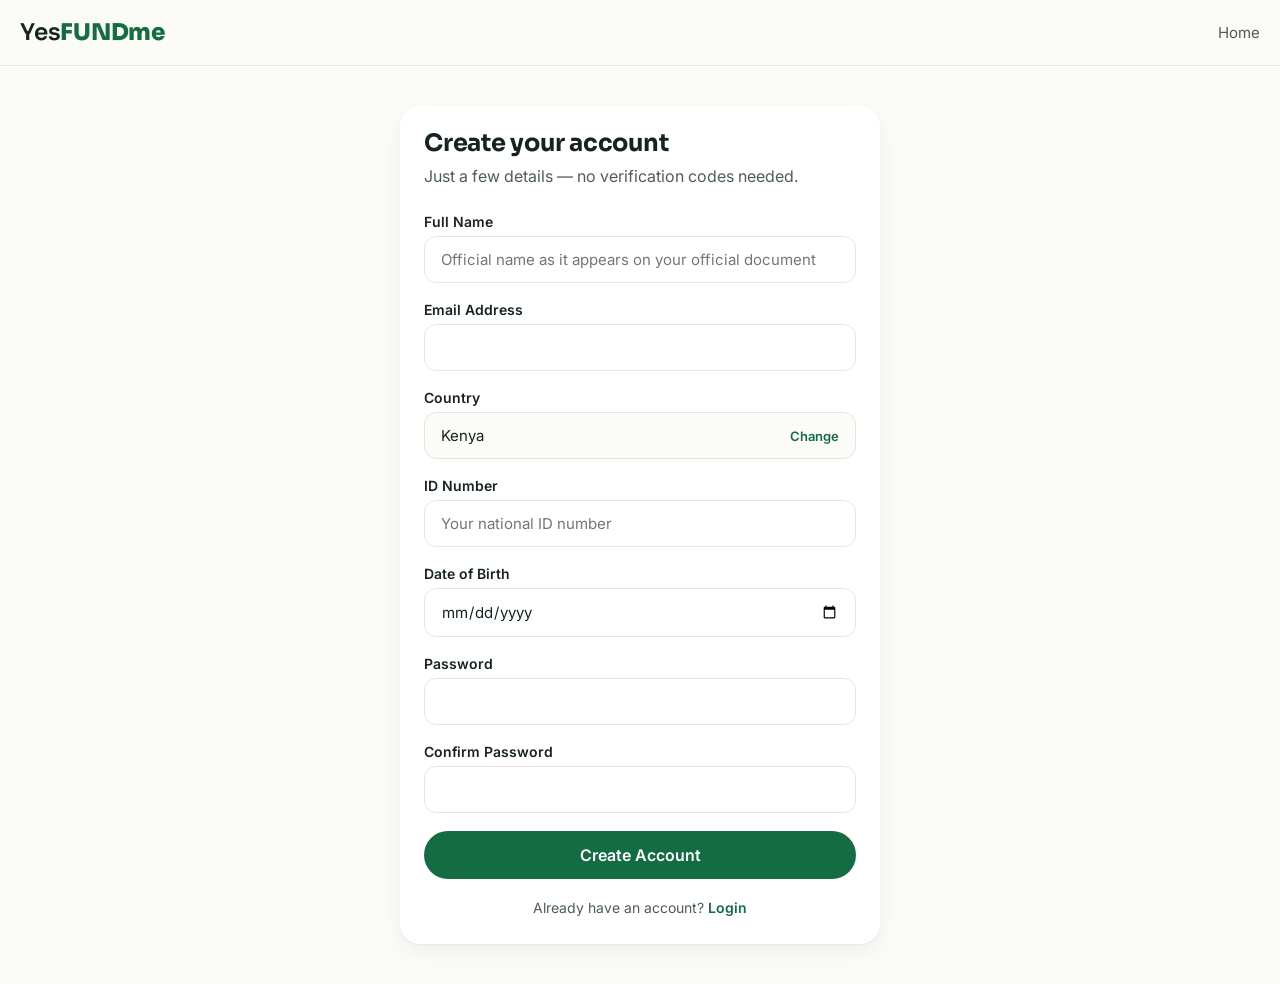
<file: register.html>
<!DOCTYPE html>
<html lang="en">
<head>
<meta charset="UTF-8">
<meta name="viewport" content="width=device-width, initial-scale=1.0">
<title>Create your account — YesFUNDme</title>
<link href="https://fonts.googleapis.com/css2?family=Sora:wght@700;800&family=Inter:wght@400;500;600;700&display=swap" rel="stylesheet">
<link rel="stylesheet" href="css/style.css">
</head>
<body>
<nav class="nav">
  <div class="nav-logo"><span class="brand-yes">Yes</span><span class="brand-fund">FUNDme</span></div>
  <button class="nav-toggle" onclick="toggleNav()" aria-label="Menu"><svg width="26" height="26" viewBox="0 0 24 24" fill="none" stroke="currentColor" stroke-width="2" stroke-linecap="round"><line x1="3" y1="6" x2="21" y2="6"></line><line x1="3" y1="12" x2="21" y2="12"></line><line x1="3" y1="18" x2="21" y2="18"></line></svg></button>
  <div class="nav-links"><a href="index.html">Home</a></div>
</nav>

<div class="container">
  <div class="card form-card">
    <h2 style="margin-bottom:6px;">Create your account</h2>
    <p style="margin-bottom:24px;">Just a few details — no verification codes needed.</p>

    <div class="error-banner" id="error"></div>

    <form id="registerForm">
      <div class="form-field">
        <label>Full Name</label>
        <input type="text" id="full_name" placeholder="Official name as it appears on your official document" required>
      </div>
      <div class="form-field">
        <label>Email Address</label>
        <input type="email" id="email" required>
      </div>
      <div class="form-field">
        <label>Country</label>
        <div id="countryDisplay" style="display:flex;align-items:center;justify-content:space-between;gap:12px;padding:13px 16px;border-radius:12px;border:1.5px solid var(--line);background:var(--bg);">
          <span id="countryName" style="font-size:15px;">Detecting…</span>
          <a href="#" id="changeCountryLink" style="font-size:13px;color:var(--green);font-weight:600;">Change</a>
        </div>
        <select id="country" style="display:none;margin-top:8px;">
          <option value="KE">Kenya</option>
          <option value="OTHER">Other country</option>
        </select>
      </div>
      <div class="form-field" id="idNumberField">
        <label>ID Number</label>
        <input type="text" id="id_number" inputmode="numeric" placeholder="Your national ID number">
      </div>
      <div class="form-field">
        <label>Date of Birth</label>
        <input type="date" id="date_of_birth" required>
      </div>
      <div class="form-field">
        <label>Password</label>
        <input type="password" id="password" minlength="6" required>
      </div>
      <div class="form-field">
        <label>Confirm Password</label>
        <input type="password" id="confirm_password" minlength="6" required>
      </div>
      <button type="submit" class="btn btn-primary btn-block">Create Account</button>
    </form>

    <p class="form-note">Already have an account? <a href="login.html">Login</a></p>
  </div>
</div>

<script src="js/api.js"></script>
<script>
const params = new URLSearchParams(location.search);
const category = params.get('category') || '';

// ID number is collected for Kenyan users only.
const countrySelect = document.getElementById('country');
const idNumberField = document.getElementById('idNumberField');
const countryName = document.getElementById('countryName');

function applyCountry(code, label) {
  countrySelect.value = code;
  countryName.textContent = label;
  idNumberField.style.display = code === 'KE' ? 'block' : 'none';
}

countrySelect.addEventListener('change', () => {
  applyCountry(countrySelect.value, countrySelect.value === 'KE' ? 'Kenya' : 'Other country');
});

// Let the user correct the detected country. IP lookups get it wrong often
// enough (VPNs, mobile carriers routing abroad) that a Kenyan user must
// always be able to switch back and enter their ID number.
document.getElementById('changeCountryLink').addEventListener('click', (e) => {
  e.preventDefault();
  document.getElementById('countryDisplay').style.display = 'none';
  countrySelect.style.display = 'block';
  countrySelect.style.marginTop = '0';
});

// Detect the country from the visitor's IP so most people never touch this.
(async function detectCountry() {
  applyCountry('KE', 'Kenya'); // safe default while the lookup runs

  // Testing hooks: append ?country=OTHER to preview the non-Kenyan path
  // (ID field hidden), or ?country=KE to force the Kenyan path, without
  // needing a VPN. Real visitors never hit these.
  const forced = new URLSearchParams(location.search).get('country');
  if (forced === 'OTHER') { applyCountry('OTHER', 'Other country (test)'); return; }
  if (forced === 'KE') { applyCountry('KE', 'Kenya'); return; }

  try {
    const res = await fetch('https://ipapi.co/json/');
    if (!res.ok) return;
    const geo = await res.json();
    if (geo.country_code === 'KE') {
      applyCountry('KE', 'Kenya');
    } else if (geo.country_code) {
      applyCountry('OTHER', geo.country_name || 'Other country');
    }
  } catch (e) { /* leave the Kenya default in place */ }
})();

// Registration is for adults only, so the date picker can't offer anything
// later than 18 years ago. The same rule is enforced on the server.
const eighteenYearsAgo = new Date();
eighteenYearsAgo.setFullYear(eighteenYearsAgo.getFullYear() - 18);
document.getElementById('date_of_birth').max = eighteenYearsAgo.toISOString().split('T')[0];

document.getElementById('registerForm').addEventListener('submit', async (e) => {
  e.preventDefault();
  const errorEl = document.getElementById('error');
  errorEl.style.display = 'none';

  try {
    const data = await apiRequest('/auth/register', {
      method: 'POST',
      body: {
        full_name: document.getElementById('full_name').value,
        email: document.getElementById('email').value,
        password: document.getElementById('password').value,
        confirm_password: document.getElementById('confirm_password').value,
        date_of_birth: document.getElementById('date_of_birth').value,
        country: document.getElementById('country').value,
        id_number: document.getElementById('id_number').value
      }
    });
    localStorage.setItem('fundme_token', data.token);
    localStorage.setItem('fundme_user', JSON.stringify(data.user));
    window.location.href = `create-campaign.html?category=${category}`;
  } catch (err) {
    errorEl.textContent = err.message;
    errorEl.style.display = 'block';
  }
});
</script>
<script>
function toggleNav() {
  document.querySelector('.nav-links').classList.toggle('open');
}
document.querySelectorAll('.nav-links a').forEach(function(a) {
  a.addEventListener('click', function() {
    document.querySelector('.nav-links').classList.remove('open');
  });
});
</script>
</body>
</html>
</file>
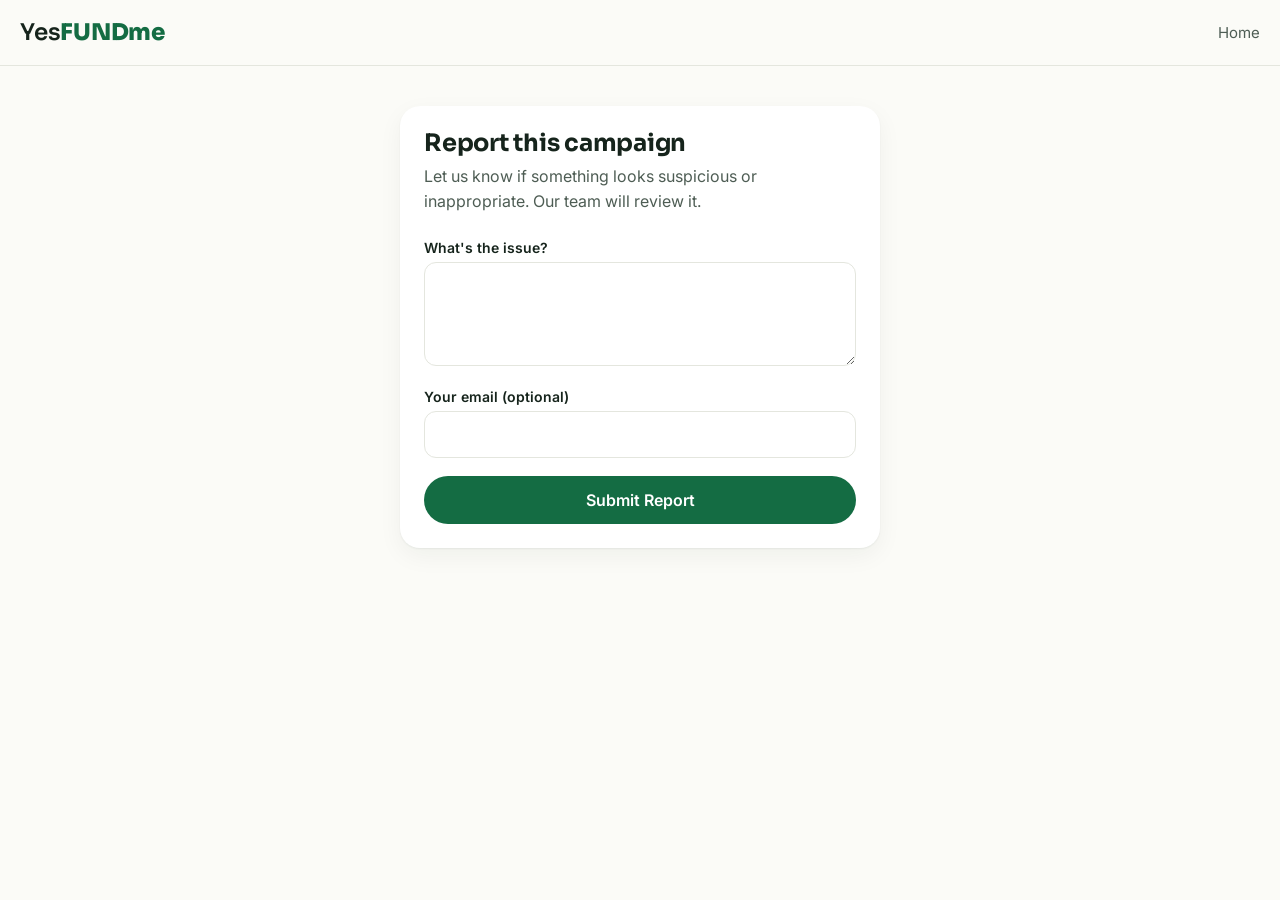
<file: report.html>
<!DOCTYPE html>
<html lang="en">
<head>
<meta charset="UTF-8">
<meta name="viewport" content="width=device-width, initial-scale=1.0">
<title>Report a Campaign — YesFUNDme</title>
<link href="https://fonts.googleapis.com/css2?family=Sora:wght@700;800&family=Inter:wght@400;500;600;700&display=swap" rel="stylesheet">
<link rel="stylesheet" href="css/style.css">
</head>
<body>
<nav class="nav"><div class="nav-logo"><span class="brand-yes">Yes</span><span class="brand-fund">FUNDme</span></div><button class="nav-toggle" onclick="toggleNav()" aria-label="Menu"><svg width="26" height="26" viewBox="0 0 24 24" fill="none" stroke="currentColor" stroke-width="2" stroke-linecap="round"><line x1="3" y1="6" x2="21" y2="6"></line><line x1="3" y1="12" x2="21" y2="12"></line><line x1="3" y1="18" x2="21" y2="18"></line></svg></button>
  <div class="nav-links"><a href="index.html">Home</a></div></nav>
<div class="container">
  <div class="card form-card">
    <h2 style="margin-bottom:6px;">Report this campaign</h2>
    <p style="margin-bottom:24px;">Let us know if something looks suspicious or inappropriate. Our team will review it.</p>
    <div class="error-banner" id="error"></div>
    <div class="form-field"><label>What's the issue?</label><textarea id="reason" rows="4" required></textarea></div>
    <div class="form-field"><label>Your email (optional)</label><input type="email" id="reporter_email"></div>
    <button class="btn btn-primary btn-block" id="submitBtn">Submit Report</button>
  </div>
</div>
<script src="js/api.js"></script>
<script>
const slug = new URLSearchParams(location.search).get('slug');
document.getElementById('submitBtn').addEventListener('click', async () => {
  const errorEl = document.getElementById('error');
  errorEl.style.display = 'none';
  try {
    await apiRequest(`/campaigns/${slug}/report`, {
      method: 'POST',
      body: { reason: document.getElementById('reason').value, reporter_email: document.getElementById('reporter_email').value }
    });
    alert('Thank you — your report has been submitted.');
    location.href = `campaign.html?slug=${slug}`;
  } catch (err) {
    errorEl.textContent = err.message;
    errorEl.style.display = 'block';
  }
});
</script>
<script>
function toggleNav() {
  document.querySelector('.nav-links').classList.toggle('open');
}
document.querySelectorAll('.nav-links a').forEach(function(a) {
  a.addEventListener('click', function() {
    document.querySelector('.nav-links').classList.remove('open');
  });
});
</script>
</body>
</html>
</file>
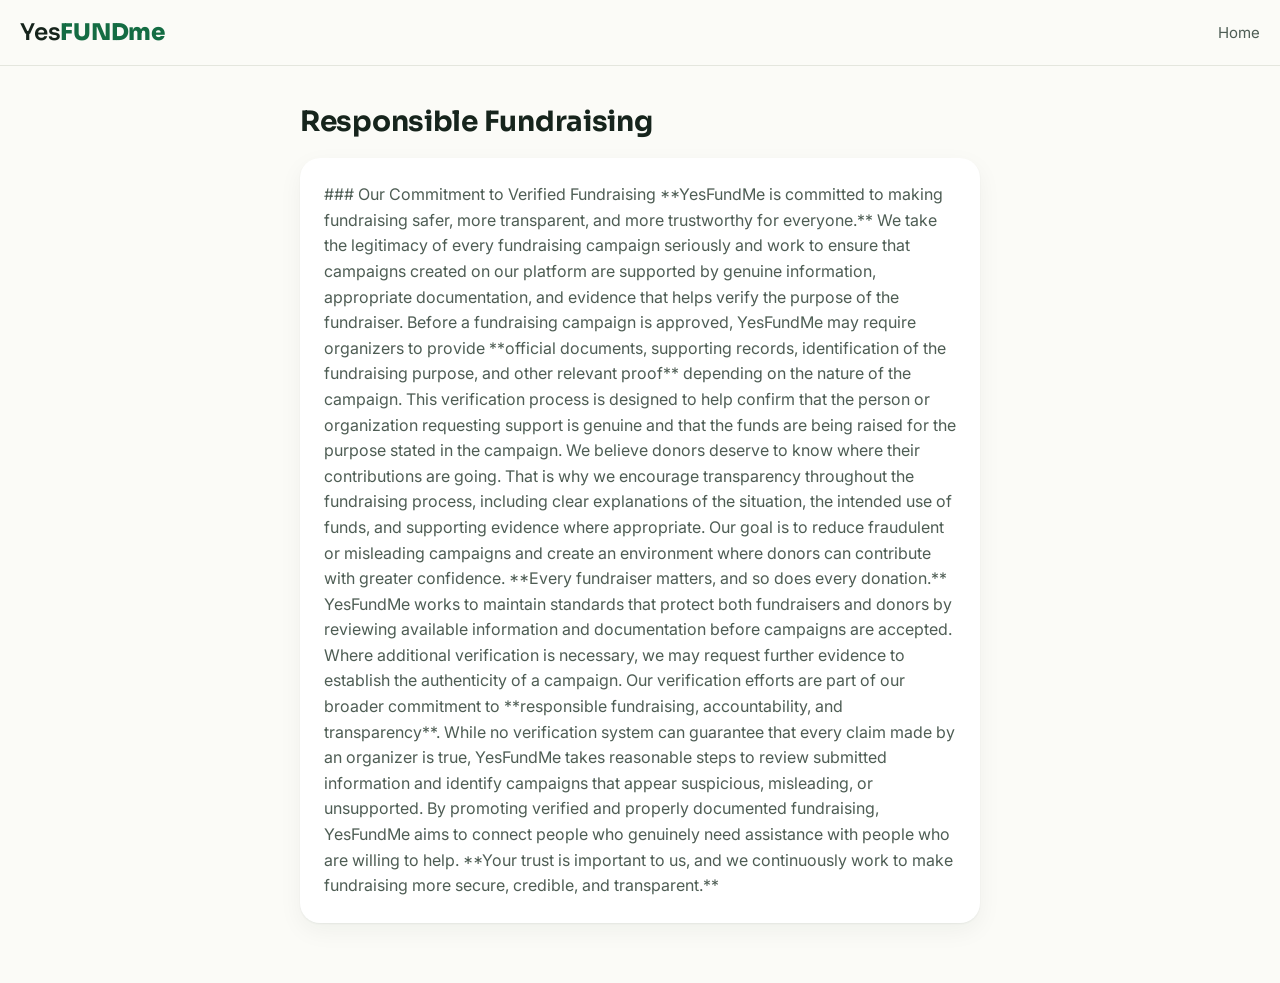
<file: responsible-fundraising.html>
<!DOCTYPE html>
<html lang="en">
<head>
<meta charset="UTF-8">
<meta name="viewport" content="width=device-width, initial-scale=1.0">
<title>Responsible Fundraising — YesFUNDme</title>
<link href="https://fonts.googleapis.com/css2?family=Sora:wght@700;800\&family=Inter:wght@400;500;600;700\&display=swap" rel="stylesheet">
<link rel="stylesheet" href="css/style.css">
</head>
<body>
<nav class="nav">
  <div class="nav-logo"><span class="brand-yes">Yes</span><span class="brand-fund">FUNDme</span></div>
  <button class="nav-toggle" onclick="toggleNav()" aria-label="Menu"><svg width="26" height="26" viewBox="0 0 24 24" fill="none" stroke="currentColor" stroke-width="2" stroke-linecap="round"><line x1="3" y1="6" x2="21" y2="6"></line><line x1="3" y1="12" x2="21" y2="12"></line><line x1="3" y1="18" x2="21" y2="18"></line></svg></button>
  <div class="nav-links"><a href="index.html">Home</a></div>
</nav>
<div class="container" style="padding:40px 20px 60px;max-width:720px;">
  <h1 style="font-size:28px;margin-bottom:20px;">Responsible Fundraising</h1>
  <div class="card">
    <p>### Our Commitment to Verified Fundraising

**YesFundMe is committed to making fundraising safer, more transparent, and more trustworthy for everyone.** We take the legitimacy of every fundraising campaign seriously and work to ensure that campaigns created on our platform are supported by genuine information, appropriate documentation, and evidence that helps verify the purpose of the fundraiser.

Before a fundraising campaign is approved, YesFundMe may require organizers to provide **official documents, supporting records, identification of the fundraising purpose, and other relevant proof** depending on the nature of the campaign. This verification process is designed to help confirm that the person or organization requesting support is genuine and that the funds are being raised for the purpose stated in the campaign.

We believe donors deserve to know where their contributions are going. That is why we encourage transparency throughout the fundraising process, including clear explanations of the situation, the intended use of funds, and supporting evidence where appropriate. Our goal is to reduce fraudulent or misleading campaigns and create an environment where donors can contribute with greater confidence.

**Every fundraiser matters, and so does every donation.** YesFundMe works to maintain standards that protect both fundraisers and donors by reviewing available information and documentation before campaigns are accepted. Where additional verification is necessary, we may request further evidence to establish the authenticity of a campaign.

Our verification efforts are part of our broader commitment to **responsible fundraising, accountability, and transparency**. While no verification system can guarantee that every claim made by an organizer is true, YesFundMe takes reasonable steps to review submitted information and identify campaigns that appear suspicious, misleading, or unsupported.

By promoting verified and properly documented fundraising, YesFundMe aims to connect people who genuinely need assistance with people who are willing to help. **Your trust is important to us, and we continuously work to make fundraising more secure, credible, and transparent.**
</p>
  </div>
</div>
<script>
function toggleNav() {
  document.querySelector('.nav-links').classList.toggle('open');
}
document.querySelectorAll('.nav-links a').forEach(function(a) {
  a.addEventListener('click', function() {
    document.querySelector('.nav-links').classList.remove('open');
  });
});
</script>
</body>
</html>
</file>
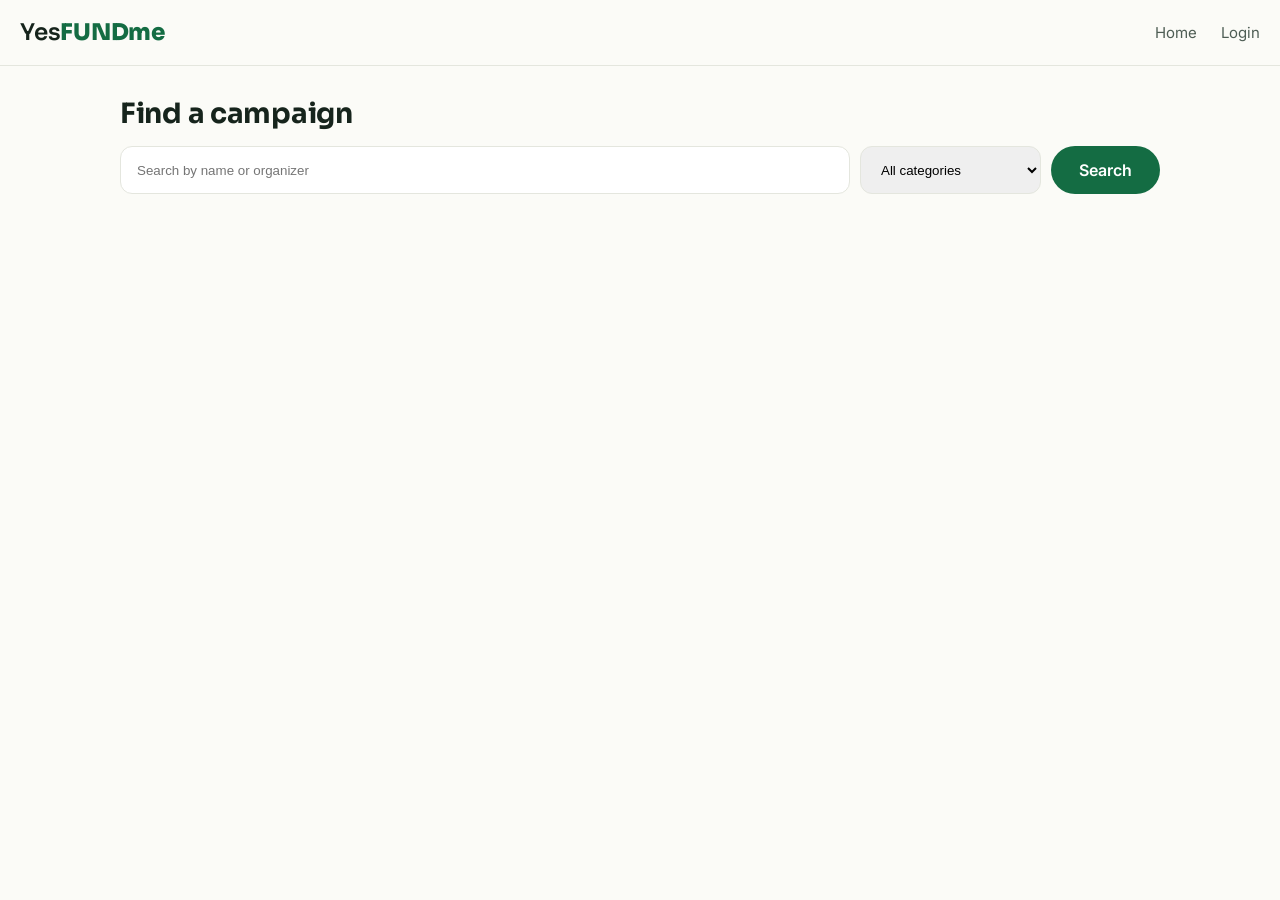
<file: search.html>
<!DOCTYPE html>
<html lang="en">
<head>
<meta charset="UTF-8">
<meta name="viewport" content="width=device-width, initial-scale=1.0">
<title>Find a campaign — YesFUNDme</title>
<link href="https://fonts.googleapis.com/css2?family=Sora:wght@700;800&family=Inter:wght@400;500;600;700&display=swap" rel="stylesheet">
<link rel="stylesheet" href="css/style.css">
</head>
<body>
<nav class="nav">
  <div class="nav-logo"><span class="brand-yes">Yes</span><span class="brand-fund">FUNDme</span></div>
  <button class="nav-toggle" onclick="toggleNav()" aria-label="Menu"><svg width="26" height="26" viewBox="0 0 24 24" fill="none" stroke="currentColor" stroke-width="2" stroke-linecap="round"><line x1="3" y1="6" x2="21" y2="6"></line><line x1="3" y1="12" x2="21" y2="12"></line><line x1="3" y1="18" x2="21" y2="18"></line></svg></button>
  <div class="nav-links"><a href="index.html">Home</a><a href="login.html">Login</a></div>
</nav>

<div class="container" style="padding:32px 20px 60px;">
  <h1 style="font-size:28px;margin-bottom:16px;">Find a campaign</h1>
  <div style="display:flex;gap:10px;flex-wrap:wrap;margin-bottom:24px;">
    <input type="text" id="q" placeholder="Search by name or organizer" style="flex:1;min-width:200px;padding:13px 16px;border-radius:12px;border:1.5px solid var(--line);">
    <select id="category" style="padding:13px 16px;border-radius:12px;border:1.5px solid var(--line);">
      <option value="">All categories</option>
      <option value="funeral">Funeral Support</option>
      <option value="wedding">Wedding Support</option>
      <option value="hospital">Hospital Bills Support</option>
      <option value="campaign">Campaign Funding</option>
      <option value="birthday">Birthday Support</option>
      <option value="food">Food Support</option>
      <option value="other">Other</option>
    </select>
    <button class="btn btn-primary" onclick="search()">Search</button>
  </div>
  <div id="results" class="category-grid"></div>
</div>

<script src="js/api.js"></script>
<script>
async function search() {
  const q = document.getElementById('q').value;
  const category = document.getElementById('category').value;
  const params = new URLSearchParams();
  if (q) params.set('q', q);
  if (category) params.set('category', category);

  const { campaigns } = await apiRequest(`/campaigns/search?${params}`);
  const box = document.getElementById('results');
  box.innerHTML = campaigns.length ? campaigns.map((c) => `
    <div class="category-card" onclick="location.href='campaign.html?slug=${c.public_slug}'">
      <h3>${c.title}</h3>
      <p>${c.beneficiary_name || ''}${c.location ? ' · ' + c.location : ''}</p>
      <p style="margin-top:8px;font-weight:600;color:var(--green);">${formatKsh(c.amount_collected)} raised</p>
    </div>
  `).join('') : '<p>No campaigns found.</p>';
}
search();
</script>
<script>
function toggleNav() {
  document.querySelector('.nav-links').classList.toggle('open');
}
document.querySelectorAll('.nav-links a').forEach(function(a) {
  a.addEventListener('click', function() {
    document.querySelector('.nav-links').classList.remove('open');
  });
});
</script>
</body>
</html>
</file>
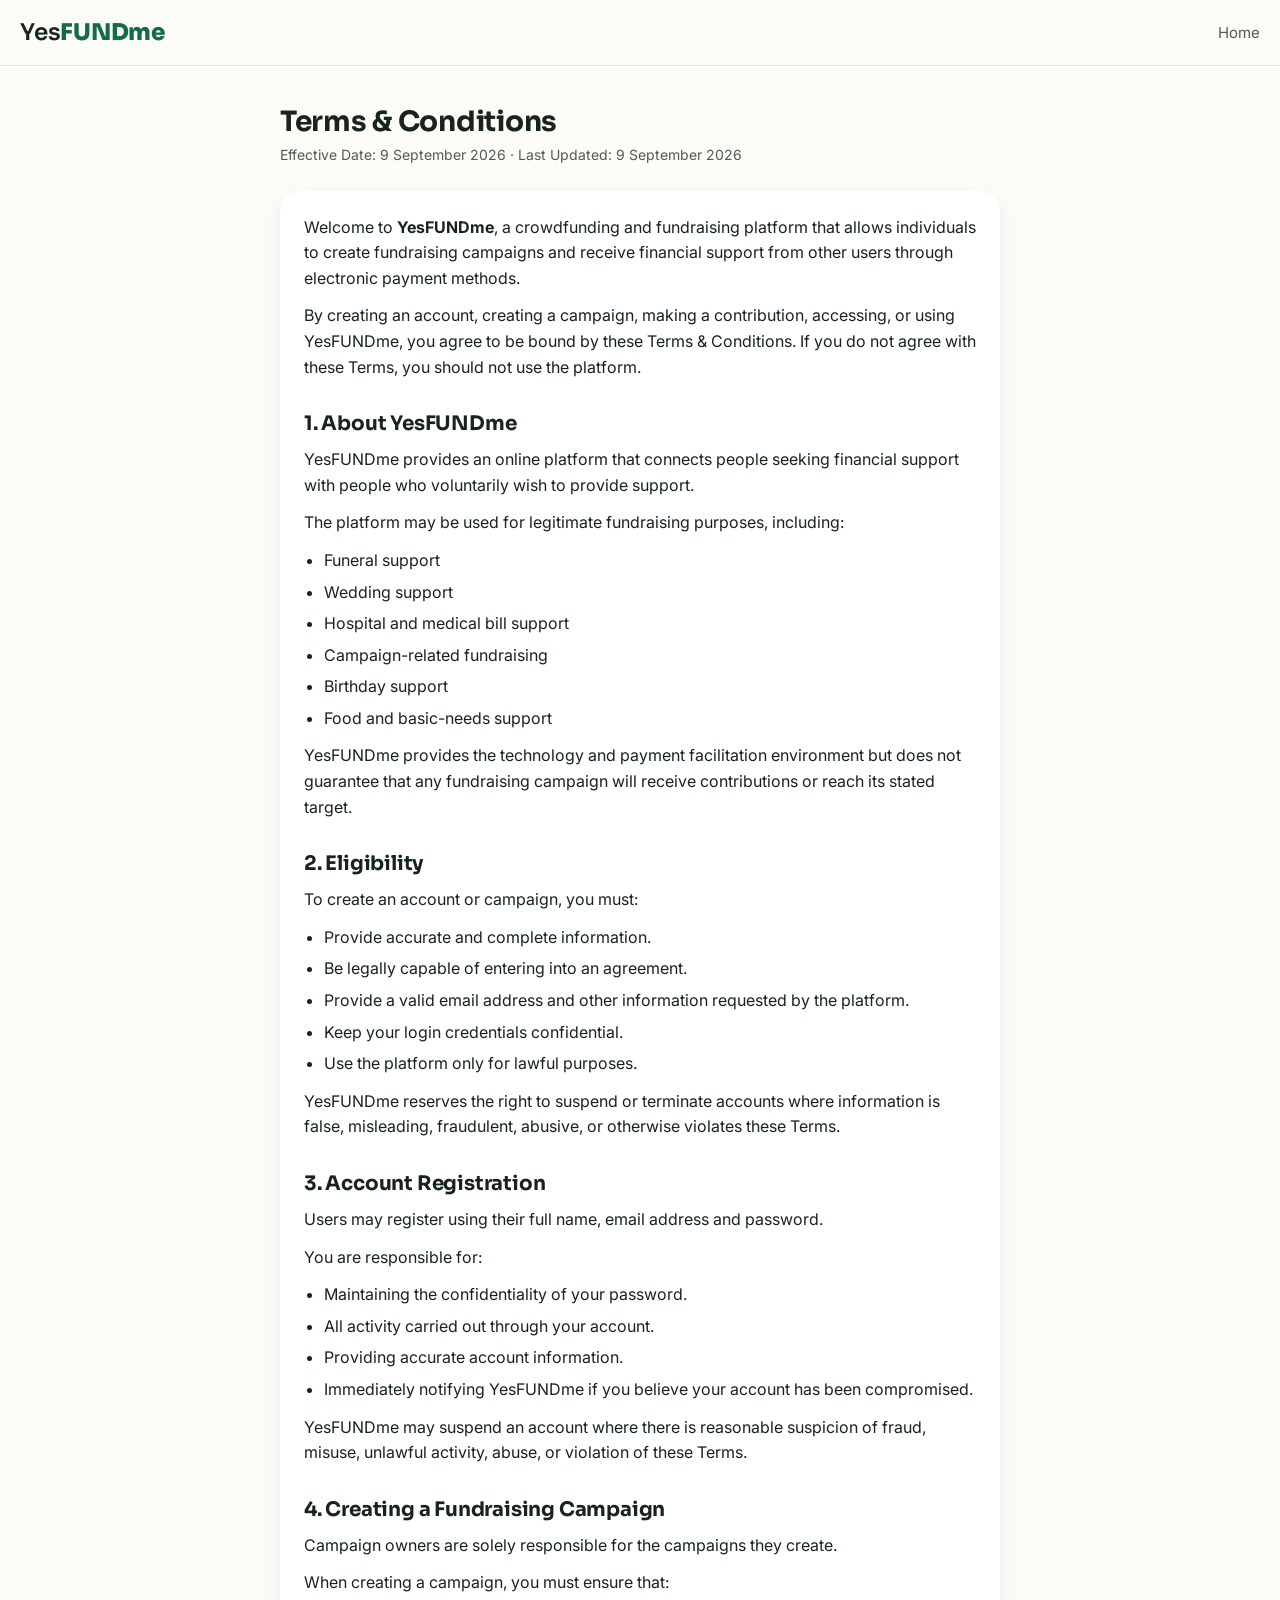
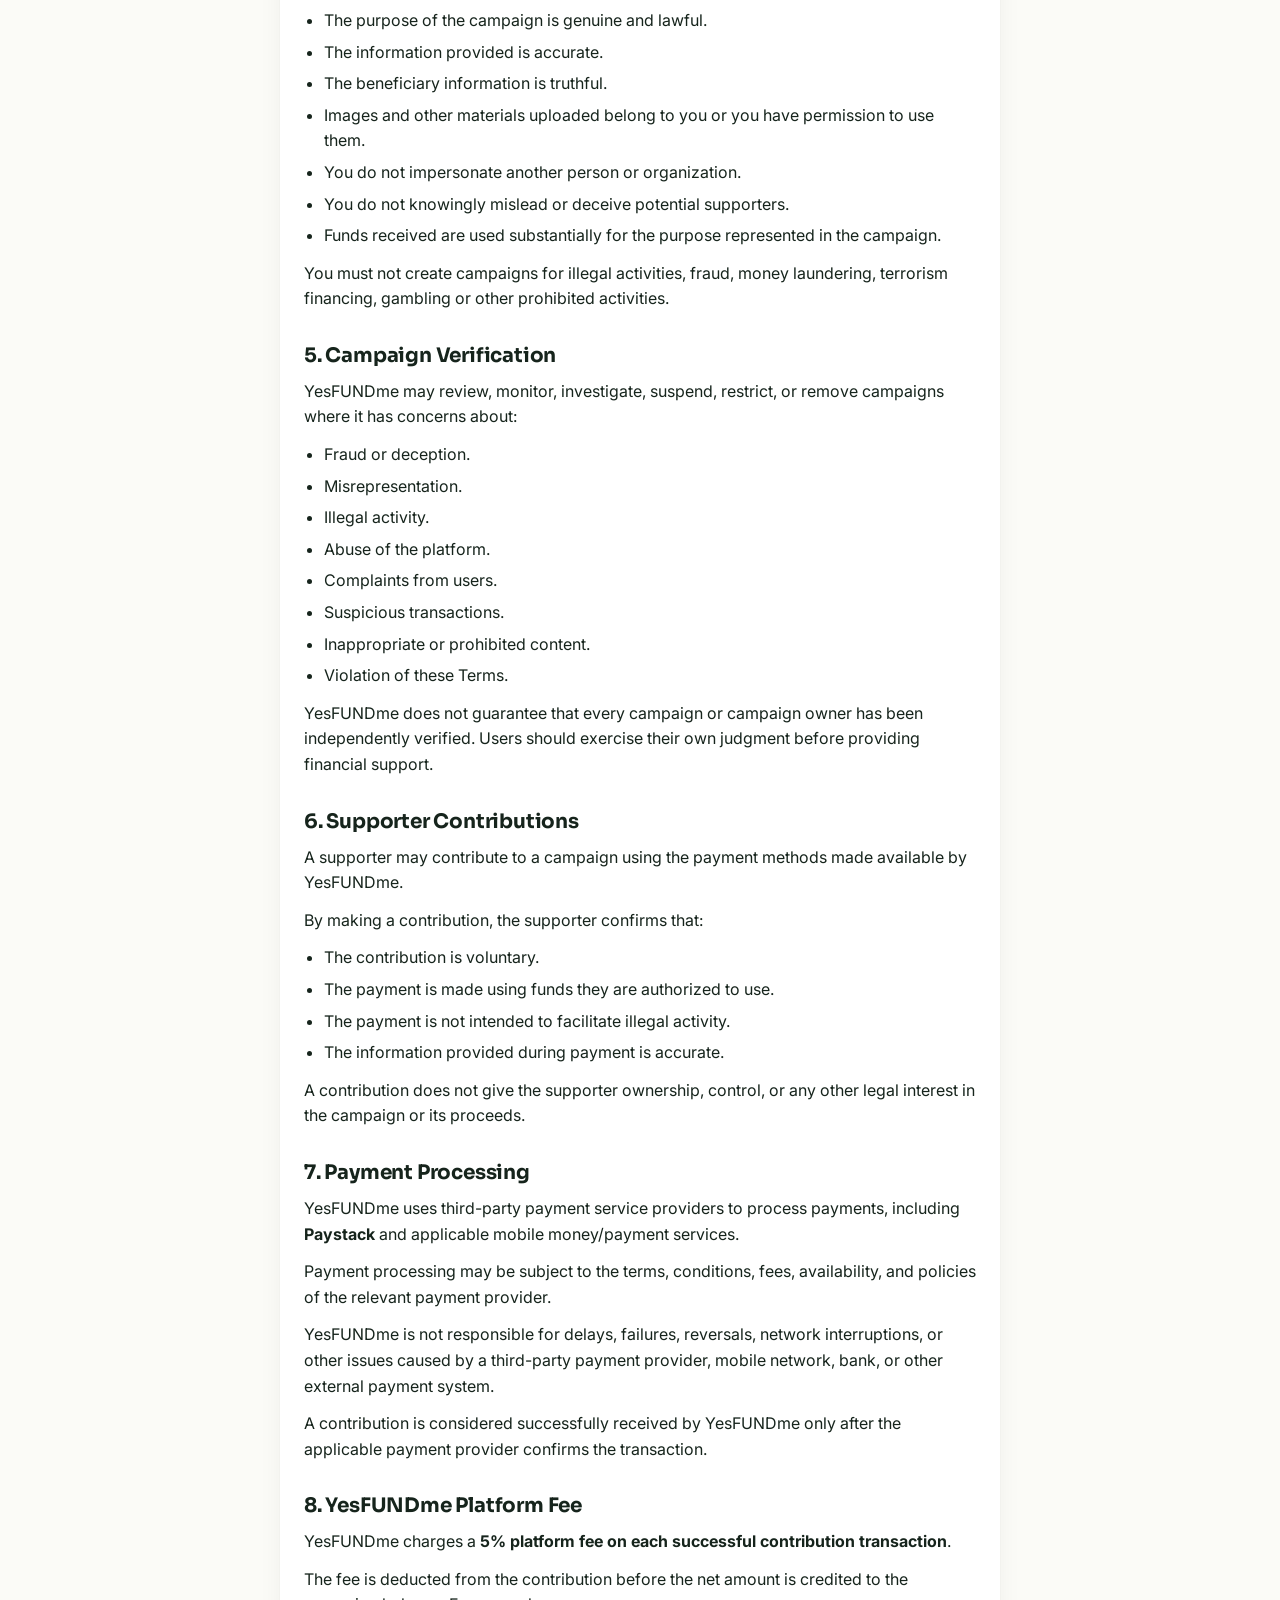
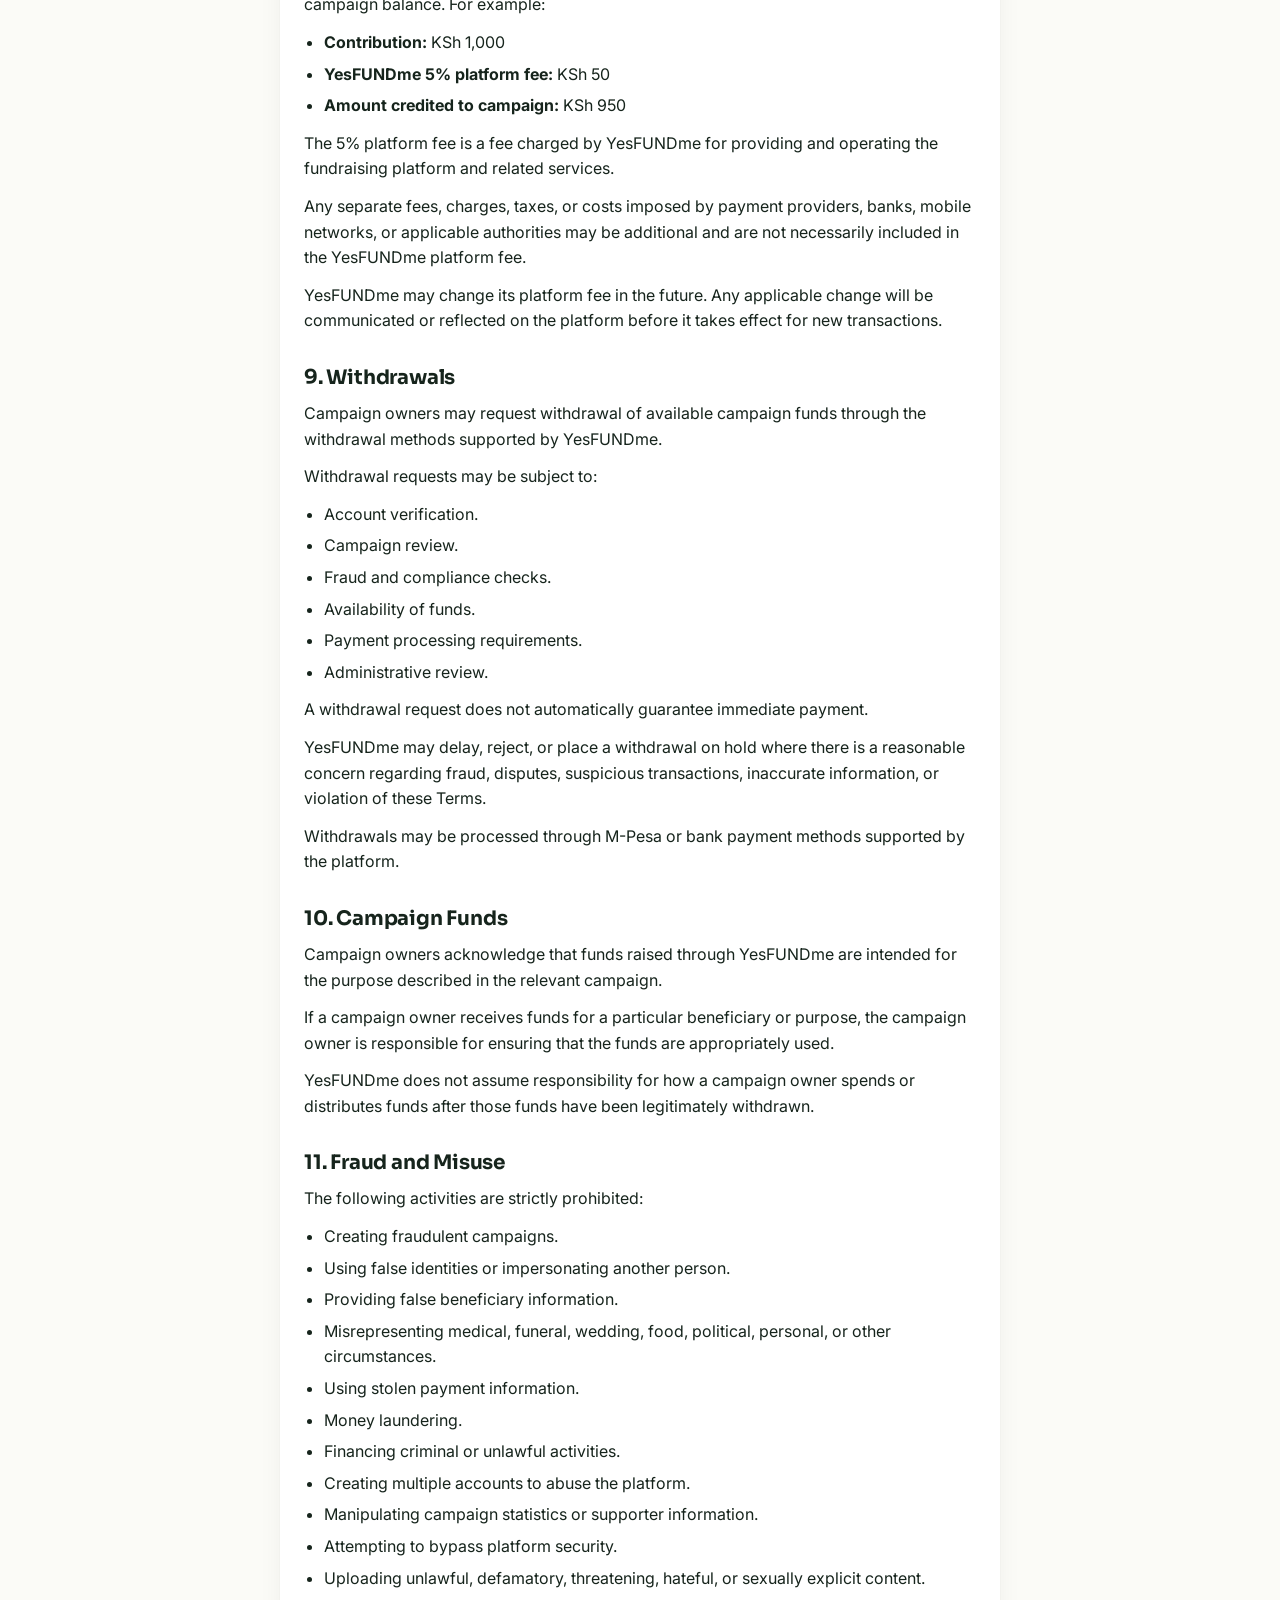
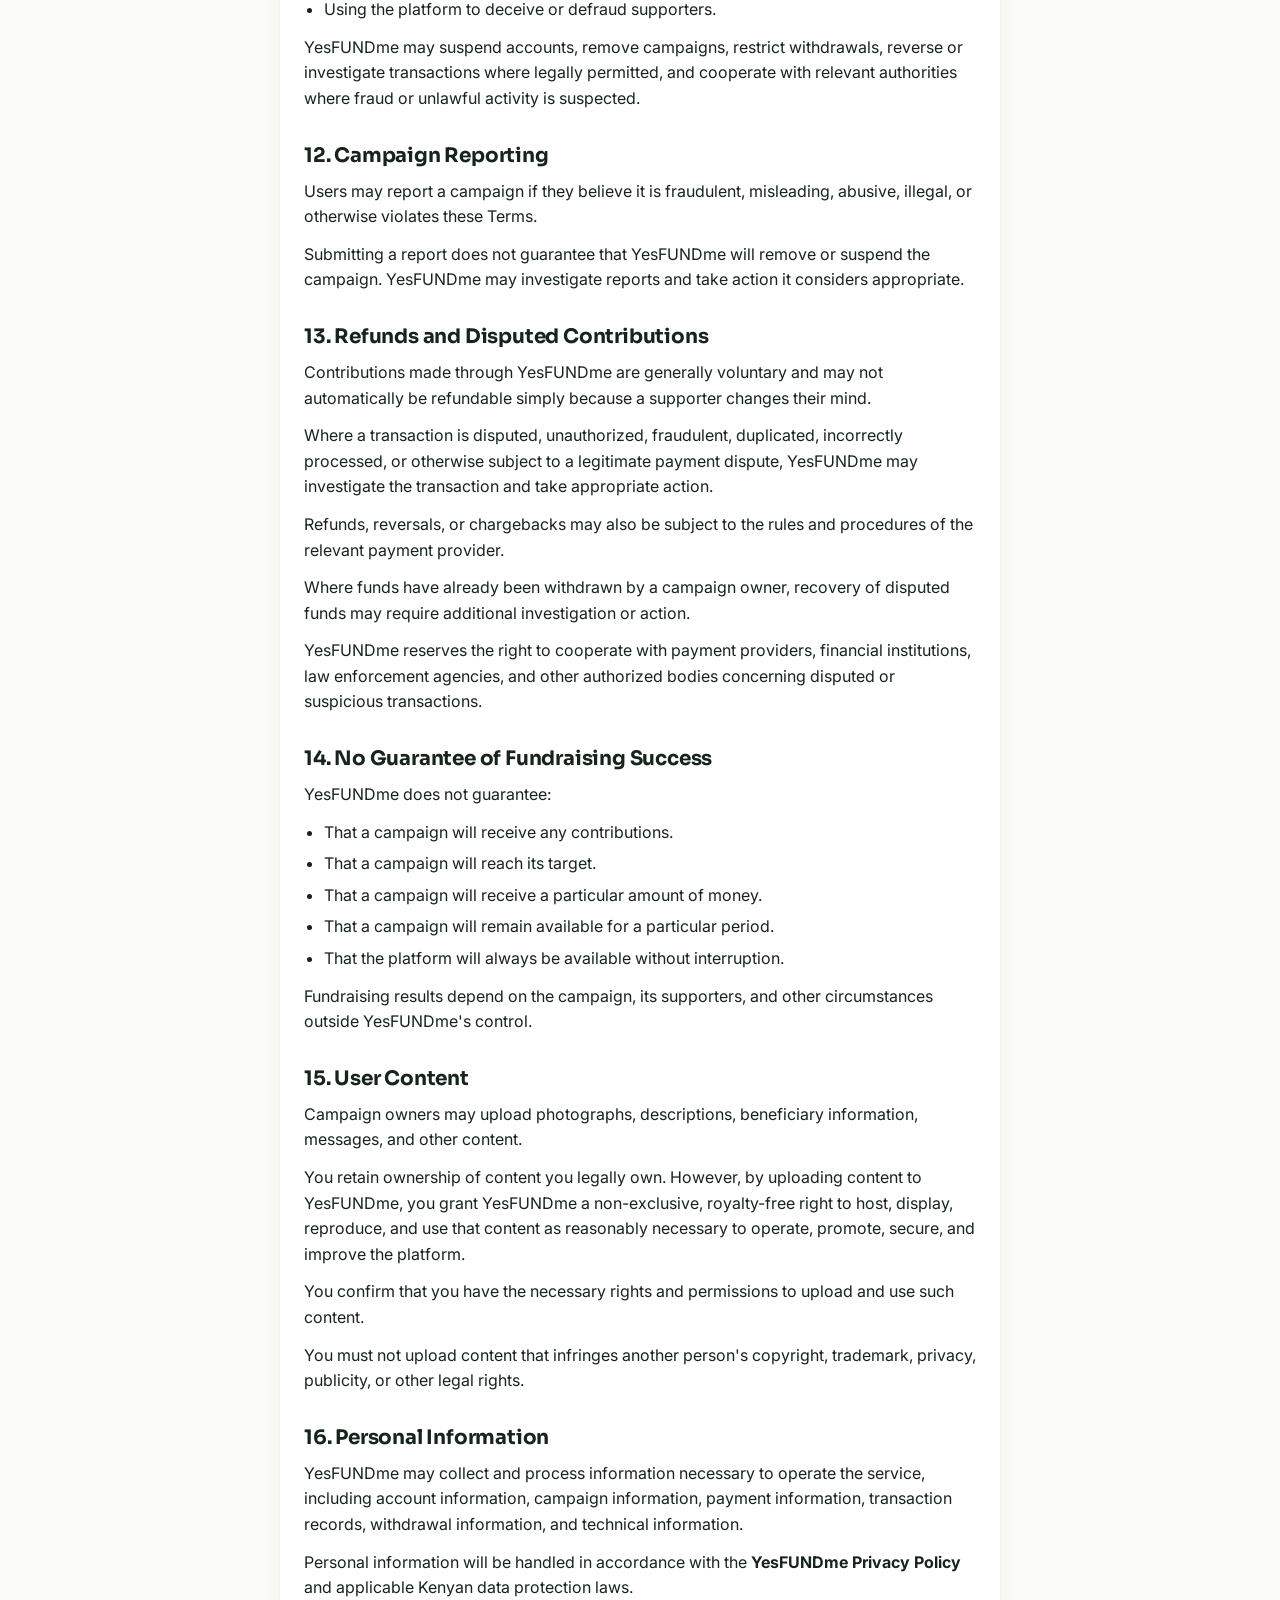
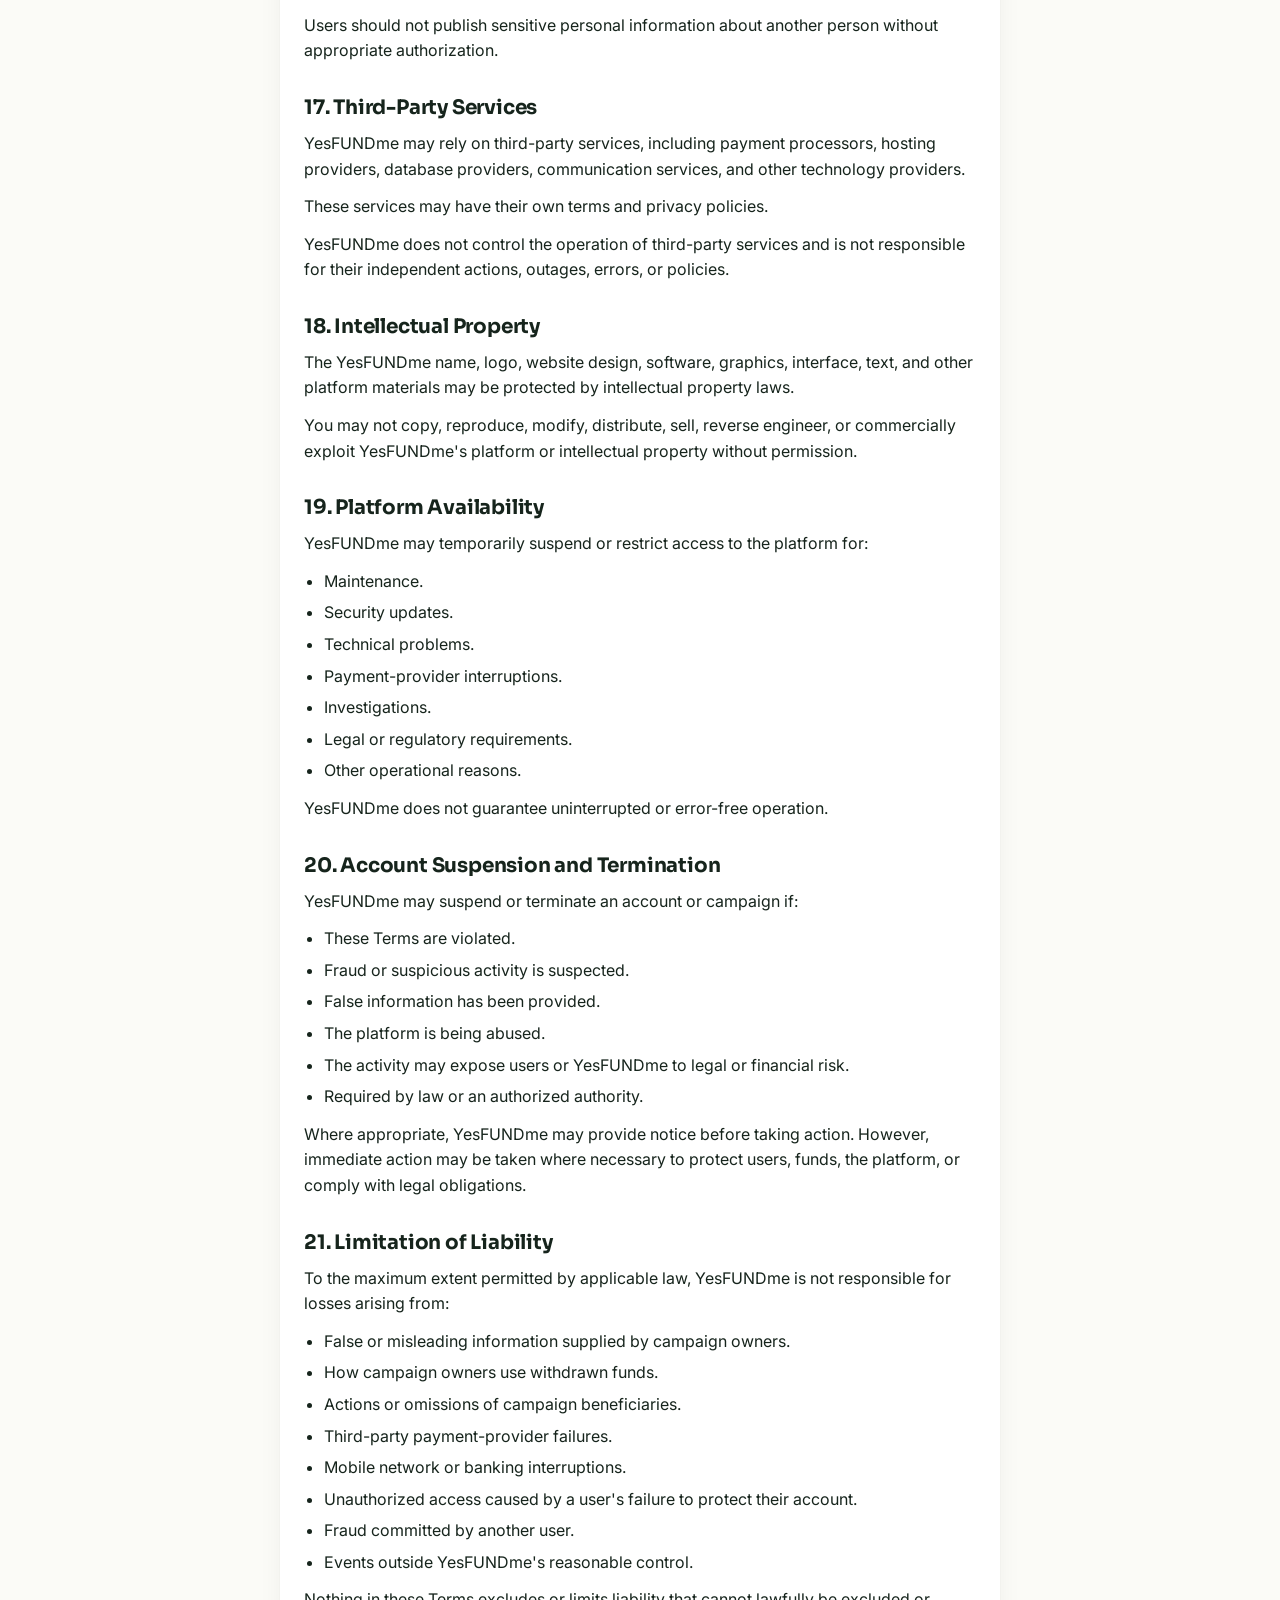
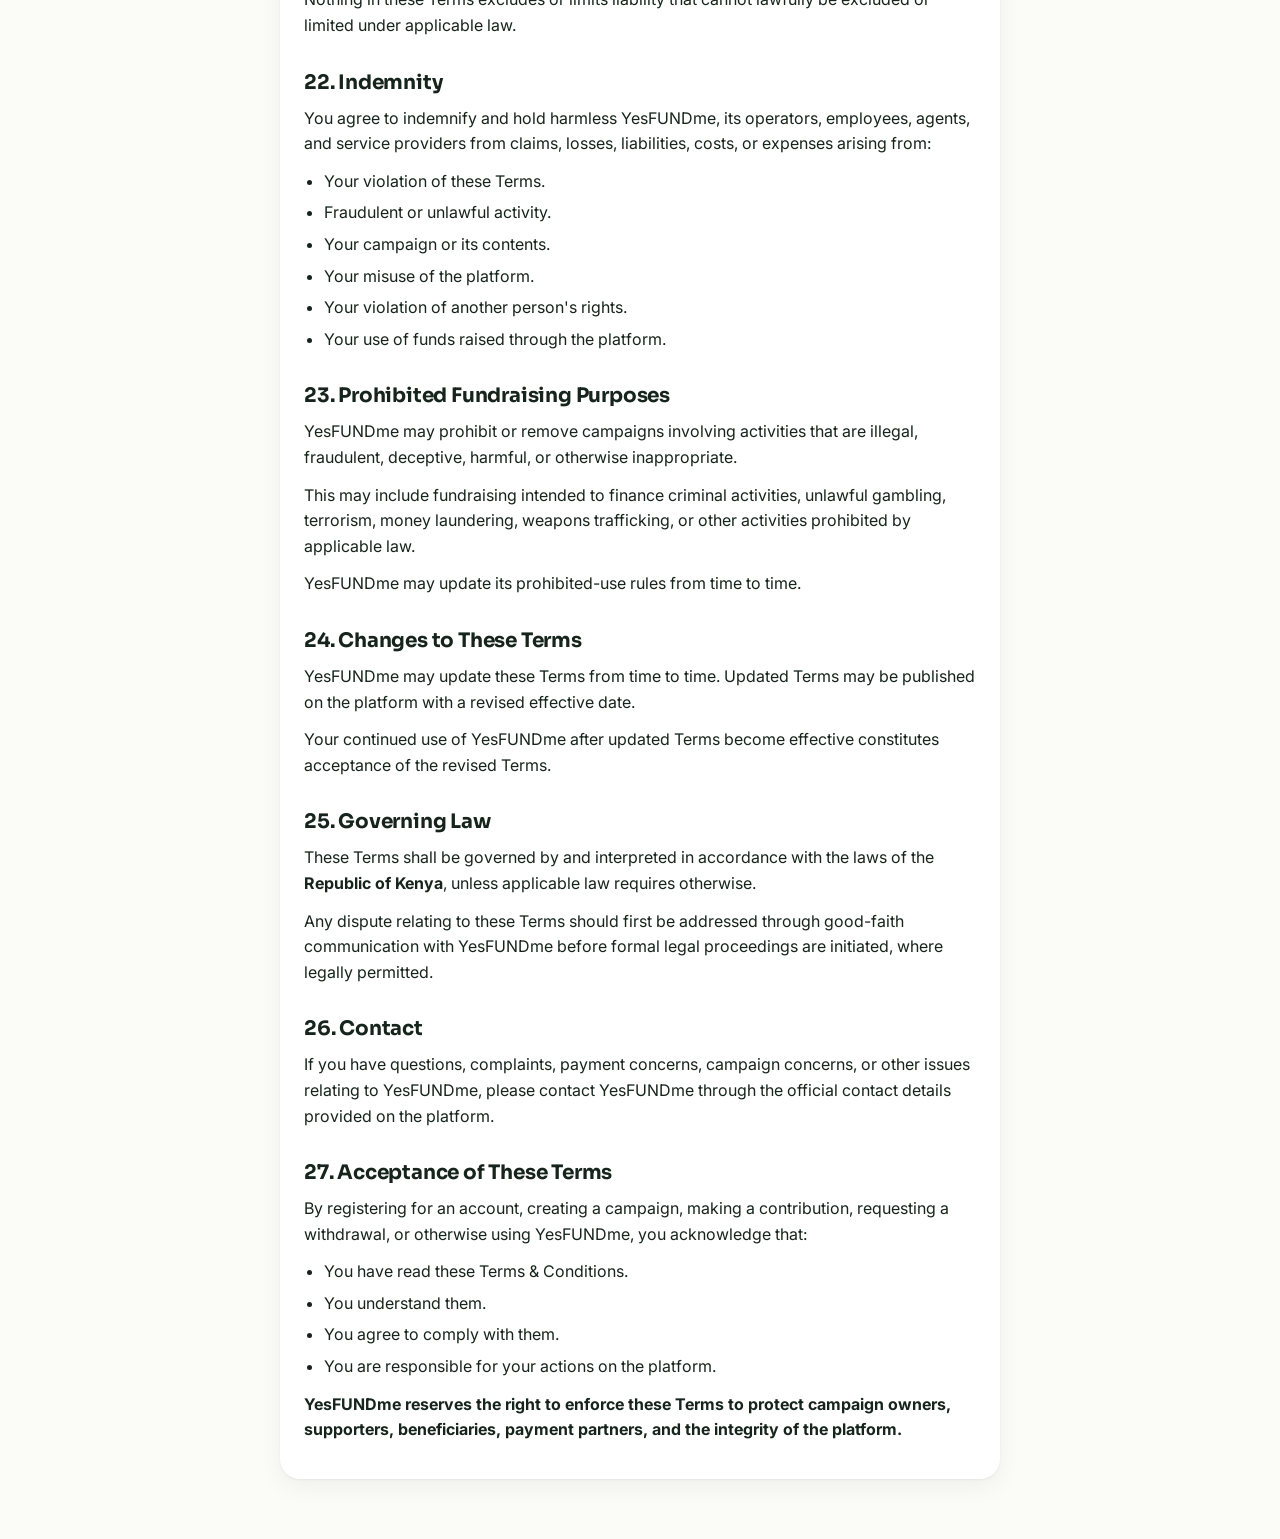
<file: terms.html>
<!DOCTYPE html>
<html lang="en">
<head>
<meta charset="UTF-8">
<meta name="viewport" content="width=device-width, initial-scale=1.0">
<title>Terms & Conditions — YesFUNDme</title>
<link href="https://fonts.googleapis.com/css2?family=Sora:wght@700;800&family=Inter:wght@400;500;600;700&display=swap" rel="stylesheet">
<link rel="stylesheet" href="css/style.css">
<style>
  .legal-content h2 { font-size: 20px; margin: 32px 0 12px; }
  .legal-content h2:first-child { margin-top: 0; }
  .legal-content p { margin-bottom: 12px; color: var(--ink); }
  .legal-content ul { margin: 0 0 12px; padding-left: 20px; color: var(--ink); }
  .legal-content li { margin-bottom: 6px; line-height: 1.6; }
  .legal-content strong { color: var(--ink); }
  .legal-meta { color: var(--ink-soft); font-size: 14px; margin-bottom: 24px; }
</style>
</head>
<body>
<nav class="nav">
  <div class="nav-logo"><span class="brand-yes">Yes</span><span class="brand-fund">FUNDme</span></div>
  <button class="nav-toggle" onclick="toggleNav()" aria-label="Menu"><svg width="26" height="26" viewBox="0 0 24 24" fill="none" stroke="currentColor" stroke-width="2" stroke-linecap="round"><line x1="3" y1="6" x2="21" y2="6"></line><line x1="3" y1="12" x2="21" y2="12"></line><line x1="3" y1="18" x2="21" y2="18"></line></svg></button>
  <div class="nav-links"><a href="index.html">Home</a></div>
</nav>

<div class="container" style="padding:40px 20px 60px;max-width:760px;">
  <h1 style="font-size:28px;margin-bottom:6px;">Terms & Conditions</h1>
  <p class="legal-meta">Effective Date: 9 September 2026 · Last Updated: 9 September 2026</p>

  <div class="card legal-content">
    <p>Welcome to <strong>YesFUNDme</strong>, a crowdfunding and fundraising platform that allows individuals to create fundraising campaigns and receive financial support from other users through electronic payment methods.</p>
    <p>By creating an account, creating a campaign, making a contribution, accessing, or using YesFUNDme, you agree to be bound by these Terms & Conditions. If you do not agree with these Terms, you should not use the platform.</p>

    <h2>1. About YesFUNDme</h2>
    <p>YesFUNDme provides an online platform that connects people seeking financial support with people who voluntarily wish to provide support.</p>
    <p>The platform may be used for legitimate fundraising purposes, including:</p>
    <ul>
      <li>Funeral support</li>
      <li>Wedding support</li>
      <li>Hospital and medical bill support</li>
      <li>Campaign-related fundraising</li>
      <li>Birthday support</li>
      <li>Food and basic-needs support</li>
    </ul>
    <p>YesFUNDme provides the technology and payment facilitation environment but does not guarantee that any fundraising campaign will receive contributions or reach its stated target.</p>

    <h2>2. Eligibility</h2>
    <p>To create an account or campaign, you must:</p>
    <ul>
      <li>Provide accurate and complete information.</li>
      <li>Be legally capable of entering into an agreement.</li>
      <li>Provide a valid email address and other information requested by the platform.</li>
      <li>Keep your login credentials confidential.</li>
      <li>Use the platform only for lawful purposes.</li>
    </ul>
    <p>YesFUNDme reserves the right to suspend or terminate accounts where information is false, misleading, fraudulent, abusive, or otherwise violates these Terms.</p>

    <h2>3. Account Registration</h2>
    <p>Users may register using their full name, email address and password.</p>
    <p>You are responsible for:</p>
    <ul>
      <li>Maintaining the confidentiality of your password.</li>
      <li>All activity carried out through your account.</li>
      <li>Providing accurate account information.</li>
      <li>Immediately notifying YesFUNDme if you believe your account has been compromised.</li>
    </ul>
    <p>YesFUNDme may suspend an account where there is reasonable suspicion of fraud, misuse, unlawful activity, abuse, or violation of these Terms.</p>

    <h2>4. Creating a Fundraising Campaign</h2>
    <p>Campaign owners are solely responsible for the campaigns they create.</p>
    <p>When creating a campaign, you must ensure that:</p>
    <ul>
      <li>The purpose of the campaign is genuine and lawful.</li>
      <li>The information provided is accurate.</li>
      <li>The beneficiary information is truthful.</li>
      <li>Images and other materials uploaded belong to you or you have permission to use them.</li>
      <li>You do not impersonate another person or organization.</li>
      <li>You do not knowingly mislead or deceive potential supporters.</li>
      <li>Funds received are used substantially for the purpose represented in the campaign.</li>
    </ul>
    <p>You must not create campaigns for illegal activities, fraud, money laundering, terrorism financing, gambling or other prohibited activities.</p>

    <h2>5. Campaign Verification</h2>
    <p>YesFUNDme may review, monitor, investigate, suspend, restrict, or remove campaigns where it has concerns about:</p>
    <ul>
      <li>Fraud or deception.</li>
      <li>Misrepresentation.</li>
      <li>Illegal activity.</li>
      <li>Abuse of the platform.</li>
      <li>Complaints from users.</li>
      <li>Suspicious transactions.</li>
      <li>Inappropriate or prohibited content.</li>
      <li>Violation of these Terms.</li>
    </ul>
    <p>YesFUNDme does not guarantee that every campaign or campaign owner has been independently verified. Users should exercise their own judgment before providing financial support.</p>

    <h2>6. Supporter Contributions</h2>
    <p>A supporter may contribute to a campaign using the payment methods made available by YesFUNDme.</p>
    <p>By making a contribution, the supporter confirms that:</p>
    <ul>
      <li>The contribution is voluntary.</li>
      <li>The payment is made using funds they are authorized to use.</li>
      <li>The payment is not intended to facilitate illegal activity.</li>
      <li>The information provided during payment is accurate.</li>
    </ul>
    <p>A contribution does not give the supporter ownership, control, or any other legal interest in the campaign or its proceeds.</p>

    <h2>7. Payment Processing</h2>
    <p>YesFUNDme uses third-party payment service providers to process payments, including <strong>Paystack</strong> and applicable mobile money/payment services.</p>
    <p>Payment processing may be subject to the terms, conditions, fees, availability, and policies of the relevant payment provider.</p>
    <p>YesFUNDme is not responsible for delays, failures, reversals, network interruptions, or other issues caused by a third-party payment provider, mobile network, bank, or other external payment system.</p>
    <p>A contribution is considered successfully received by YesFUNDme only after the applicable payment provider confirms the transaction.</p>

    <h2>8. YesFUNDme Platform Fee</h2>
    <p>YesFUNDme charges a <strong>5% platform fee on each successful contribution transaction</strong>.</p>
    <p>The fee is deducted from the contribution before the net amount is credited to the campaign balance. For example:</p>
    <ul>
      <li><strong>Contribution:</strong> KSh 1,000</li>
      <li><strong>YesFUNDme 5% platform fee:</strong> KSh 50</li>
      <li><strong>Amount credited to campaign:</strong> KSh 950</li>
    </ul>
    <p>The 5% platform fee is a fee charged by YesFUNDme for providing and operating the fundraising platform and related services.</p>
    <p>Any separate fees, charges, taxes, or costs imposed by payment providers, banks, mobile networks, or applicable authorities may be additional and are not necessarily included in the YesFUNDme platform fee.</p>
    <p>YesFUNDme may change its platform fee in the future. Any applicable change will be communicated or reflected on the platform before it takes effect for new transactions.</p>

    <h2>9. Withdrawals</h2>
    <p>Campaign owners may request withdrawal of available campaign funds through the withdrawal methods supported by YesFUNDme.</p>
    <p>Withdrawal requests may be subject to:</p>
    <ul>
      <li>Account verification.</li>
      <li>Campaign review.</li>
      <li>Fraud and compliance checks.</li>
      <li>Availability of funds.</li>
      <li>Payment processing requirements.</li>
      <li>Administrative review.</li>
    </ul>
    <p>A withdrawal request does not automatically guarantee immediate payment.</p>
    <p>YesFUNDme may delay, reject, or place a withdrawal on hold where there is a reasonable concern regarding fraud, disputes, suspicious transactions, inaccurate information, or violation of these Terms.</p>
    <p>Withdrawals may be processed through M-Pesa or bank payment methods supported by the platform.</p>

    <h2>10. Campaign Funds</h2>
    <p>Campaign owners acknowledge that funds raised through YesFUNDme are intended for the purpose described in the relevant campaign.</p>
    <p>If a campaign owner receives funds for a particular beneficiary or purpose, the campaign owner is responsible for ensuring that the funds are appropriately used.</p>
    <p>YesFUNDme does not assume responsibility for how a campaign owner spends or distributes funds after those funds have been legitimately withdrawn.</p>

    <h2>11. Fraud and Misuse</h2>
    <p>The following activities are strictly prohibited:</p>
    <ul>
      <li>Creating fraudulent campaigns.</li>
      <li>Using false identities or impersonating another person.</li>
      <li>Providing false beneficiary information.</li>
      <li>Misrepresenting medical, funeral, wedding, food, political, personal, or other circumstances.</li>
      <li>Using stolen payment information.</li>
      <li>Money laundering.</li>
      <li>Financing criminal or unlawful activities.</li>
      <li>Creating multiple accounts to abuse the platform.</li>
      <li>Manipulating campaign statistics or supporter information.</li>
      <li>Attempting to bypass platform security.</li>
      <li>Uploading unlawful, defamatory, threatening, hateful, or sexually explicit content.</li>
      <li>Using the platform to deceive or defraud supporters.</li>
    </ul>
    <p>YesFUNDme may suspend accounts, remove campaigns, restrict withdrawals, reverse or investigate transactions where legally permitted, and cooperate with relevant authorities where fraud or unlawful activity is suspected.</p>

    <h2>12. Campaign Reporting</h2>
    <p>Users may report a campaign if they believe it is fraudulent, misleading, abusive, illegal, or otherwise violates these Terms.</p>
    <p>Submitting a report does not guarantee that YesFUNDme will remove or suspend the campaign. YesFUNDme may investigate reports and take action it considers appropriate.</p>

    <h2>13. Refunds and Disputed Contributions</h2>
    <p>Contributions made through YesFUNDme are generally voluntary and may not automatically be refundable simply because a supporter changes their mind.</p>
    <p>Where a transaction is disputed, unauthorized, fraudulent, duplicated, incorrectly processed, or otherwise subject to a legitimate payment dispute, YesFUNDme may investigate the transaction and take appropriate action.</p>
    <p>Refunds, reversals, or chargebacks may also be subject to the rules and procedures of the relevant payment provider.</p>
    <p>Where funds have already been withdrawn by a campaign owner, recovery of disputed funds may require additional investigation or action.</p>
    <p>YesFUNDme reserves the right to cooperate with payment providers, financial institutions, law enforcement agencies, and other authorized bodies concerning disputed or suspicious transactions.</p>

    <h2>14. No Guarantee of Fundraising Success</h2>
    <p>YesFUNDme does not guarantee:</p>
    <ul>
      <li>That a campaign will receive any contributions.</li>
      <li>That a campaign will reach its target.</li>
      <li>That a campaign will receive a particular amount of money.</li>
      <li>That a campaign will remain available for a particular period.</li>
      <li>That the platform will always be available without interruption.</li>
    </ul>
    <p>Fundraising results depend on the campaign, its supporters, and other circumstances outside YesFUNDme's control.</p>

    <h2>15. User Content</h2>
    <p>Campaign owners may upload photographs, descriptions, beneficiary information, messages, and other content.</p>
    <p>You retain ownership of content you legally own. However, by uploading content to YesFUNDme, you grant YesFUNDme a non-exclusive, royalty-free right to host, display, reproduce, and use that content as reasonably necessary to operate, promote, secure, and improve the platform.</p>
    <p>You confirm that you have the necessary rights and permissions to upload and use such content.</p>
    <p>You must not upload content that infringes another person's copyright, trademark, privacy, publicity, or other legal rights.</p>

    <h2>16. Personal Information</h2>
    <p>YesFUNDme may collect and process information necessary to operate the service, including account information, campaign information, payment information, transaction records, withdrawal information, and technical information.</p>
    <p>Personal information will be handled in accordance with the <strong>YesFUNDme Privacy Policy</strong> and applicable Kenyan data protection laws.</p>
    <p>Users should not publish sensitive personal information about another person without appropriate authorization.</p>

    <h2>17. Third-Party Services</h2>
    <p>YesFUNDme may rely on third-party services, including payment processors, hosting providers, database providers, communication services, and other technology providers.</p>
    <p>These services may have their own terms and privacy policies.</p>
    <p>YesFUNDme does not control the operation of third-party services and is not responsible for their independent actions, outages, errors, or policies.</p>

    <h2>18. Intellectual Property</h2>
    <p>The YesFUNDme name, logo, website design, software, graphics, interface, text, and other platform materials may be protected by intellectual property laws.</p>
    <p>You may not copy, reproduce, modify, distribute, sell, reverse engineer, or commercially exploit YesFUNDme's platform or intellectual property without permission.</p>

    <h2>19. Platform Availability</h2>
    <p>YesFUNDme may temporarily suspend or restrict access to the platform for:</p>
    <ul>
      <li>Maintenance.</li>
      <li>Security updates.</li>
      <li>Technical problems.</li>
      <li>Payment-provider interruptions.</li>
      <li>Investigations.</li>
      <li>Legal or regulatory requirements.</li>
      <li>Other operational reasons.</li>
    </ul>
    <p>YesFUNDme does not guarantee uninterrupted or error-free operation.</p>

    <h2>20. Account Suspension and Termination</h2>
    <p>YesFUNDme may suspend or terminate an account or campaign if:</p>
    <ul>
      <li>These Terms are violated.</li>
      <li>Fraud or suspicious activity is suspected.</li>
      <li>False information has been provided.</li>
      <li>The platform is being abused.</li>
      <li>The activity may expose users or YesFUNDme to legal or financial risk.</li>
      <li>Required by law or an authorized authority.</li>
    </ul>
    <p>Where appropriate, YesFUNDme may provide notice before taking action. However, immediate action may be taken where necessary to protect users, funds, the platform, or comply with legal obligations.</p>

    <h2>21. Limitation of Liability</h2>
    <p>To the maximum extent permitted by applicable law, YesFUNDme is not responsible for losses arising from:</p>
    <ul>
      <li>False or misleading information supplied by campaign owners.</li>
      <li>How campaign owners use withdrawn funds.</li>
      <li>Actions or omissions of campaign beneficiaries.</li>
      <li>Third-party payment-provider failures.</li>
      <li>Mobile network or banking interruptions.</li>
      <li>Unauthorized access caused by a user's failure to protect their account.</li>
      <li>Fraud committed by another user.</li>
      <li>Events outside YesFUNDme's reasonable control.</li>
    </ul>
    <p>Nothing in these Terms excludes or limits liability that cannot lawfully be excluded or limited under applicable law.</p>

    <h2>22. Indemnity</h2>
    <p>You agree to indemnify and hold harmless YesFUNDme, its operators, employees, agents, and service providers from claims, losses, liabilities, costs, or expenses arising from:</p>
    <ul>
      <li>Your violation of these Terms.</li>
      <li>Fraudulent or unlawful activity.</li>
      <li>Your campaign or its contents.</li>
      <li>Your misuse of the platform.</li>
      <li>Your violation of another person's rights.</li>
      <li>Your use of funds raised through the platform.</li>
    </ul>

    <h2>23. Prohibited Fundraising Purposes</h2>
    <p>YesFUNDme may prohibit or remove campaigns involving activities that are illegal, fraudulent, deceptive, harmful, or otherwise inappropriate.</p>
    <p>This may include fundraising intended to finance criminal activities, unlawful gambling, terrorism, money laundering, weapons trafficking, or other activities prohibited by applicable law.</p>
    <p>YesFUNDme may update its prohibited-use rules from time to time.</p>

    <h2>24. Changes to These Terms</h2>
    <p>YesFUNDme may update these Terms from time to time. Updated Terms may be published on the platform with a revised effective date.</p>
    <p>Your continued use of YesFUNDme after updated Terms become effective constitutes acceptance of the revised Terms.</p>

    <h2>25. Governing Law</h2>
    <p>These Terms shall be governed by and interpreted in accordance with the laws of the <strong>Republic of Kenya</strong>, unless applicable law requires otherwise.</p>
    <p>Any dispute relating to these Terms should first be addressed through good-faith communication with YesFUNDme before formal legal proceedings are initiated, where legally permitted.</p>

    <h2>26. Contact</h2>
    <p>If you have questions, complaints, payment concerns, campaign concerns, or other issues relating to YesFUNDme, please contact YesFUNDme through the official contact details provided on the platform.</p>

    <h2>27. Acceptance of These Terms</h2>
    <p>By registering for an account, creating a campaign, making a contribution, requesting a withdrawal, or otherwise using YesFUNDme, you acknowledge that:</p>
    <ul>
      <li>You have read these Terms & Conditions.</li>
      <li>You understand them.</li>
      <li>You agree to comply with them.</li>
      <li>You are responsible for your actions on the platform.</li>
    </ul>
    <p><strong>YesFUNDme reserves the right to enforce these Terms to protect campaign owners, supporters, beneficiaries, payment partners, and the integrity of the platform.</strong></p>
  </div>
</div>

<script>
function toggleNav() {
  document.querySelector('.nav-links').classList.toggle('open');
}
document.querySelectorAll('.nav-links a').forEach(function(a) {
  a.addEventListener('click', function() {
    document.querySelector('.nav-links').classList.remove('open');
  });
});
</script>
</body>
</html>
</file>
<file: css/style.css>
/* FUNDme design tokens
   Color:
     --bg          #FBFBF7  soft warm paper background
     --surface     #FFFFFF  card surface
     --ink         #16241C  primary text (deep green-black, not pure black)
     --ink-soft    #4E5D54  secondary text
     --green       #146C43  brand primary (trust, growth)
     --green-deep  #0E5334  hover / pressed state
     --green-bright#3FAE68  progress fill, success accents
     --gold        #E2A63B  "support" item accent, used sparingly
     --line        #E4E6DE  hairline borders
   Type:
     Display/headings: 'Sora' - geometric, friendly, confident
     Body: 'Inter' - neutral, highly legible at small sizes on low-end phones
*/

:root {
  --bg: #FBFBF7;
  --surface: #FFFFFF;
  --ink: #16241C;
  --ink-soft: #4E5D54;
  --green: #146C43;
  --green-deep: #0E5334;
  --green-bright: #3FAE68;
  --gold: #E2A63B;
  --line: #E4E6DE;
  --radius-card: 20px;
  --radius-pill: 999px;
  --shadow-card: 0 1px 2px rgba(22, 36, 28, 0.06), 0 8px 24px rgba(22, 36, 28, 0.05);
}

* { box-sizing: border-box; }

html, body {
  margin: 0;
  padding: 0;
  background: var(--bg);
  color: var(--ink);
  font-family: 'Inter', -apple-system, BlinkMacSystemFont, sans-serif;
  -webkit-font-smoothing: antialiased;
}

h1, h2, h3, .display {
  font-family: 'Sora', 'Inter', sans-serif;
  font-weight: 700;
  line-height: 1.15;
  letter-spacing: -0.01em;
  margin: 0;
}

p { line-height: 1.6; color: var(--ink-soft); margin: 0; }

a { color: inherit; text-decoration: none; }

.container {
  max-width: 1080px;
  margin: 0 auto;
  padding: 0 20px;
}

/* Navigation */
.nav {
  display: flex;
  align-items: center;
  justify-content: space-between;
  padding: 18px 20px;
  border-bottom: 1px solid var(--line);
  background: var(--bg);
  position: sticky;
  top: 0;
  z-index: 20;
}
.nav-logo {
  font-family: 'Sora', sans-serif;
  font-weight: 800;
  font-size: 23px;
  letter-spacing: -0.01em;
}
.nav-logo .brand-yes { color: var(--ink); font-weight: 600; }
.nav-logo .brand-fund { color: var(--green); font-weight: 800; }
.nav-links { display: flex; gap: 24px; align-items: center; }
.nav-links a { font-size: 15px; color: var(--ink-soft); }
.nav-links a.active, .nav-links a:hover { color: var(--ink); }
/* Buttons living inside .nav-links must keep their own text color -
   .nav-links a above is more specific than a bare .btn-primary/.btn-secondary,
   so it was silently overriding button text (e.g. white-on-green becoming
   green-on-green). These restore the button's own color at equal specificity. */
.nav-links a.btn-primary { color: #fff; }
.nav-links a.btn-secondary { color: var(--ink); }

.nav-toggle {
  display: none;
  background: none;
  border: none;
  cursor: pointer;
  padding: 4px;
  color: var(--ink);
}
.nav-toggle svg { display: block; }

/* Buttons */
.btn {
  display: inline-flex;
  align-items: center;
  justify-content: center;
  gap: 8px;
  border: none;
  cursor: pointer;
  font-family: 'Inter', sans-serif;
  font-weight: 600;
  font-size: 16px;
  border-radius: var(--radius-pill);
  padding: 14px 28px;
  transition: transform 0.15s ease, background 0.15s ease;
}
.btn:active { transform: scale(0.98); }
.btn-primary { background: var(--green); color: #fff; }
.btn-primary:hover { background: var(--green-deep); }
.btn-secondary { background: var(--surface); color: var(--ink); border: 1.5px solid var(--line); }
.btn-secondary:hover { border-color: var(--green); }
.btn-block { width: 100%; }
.btn-gold { background: var(--gold); color: var(--ink); }

/* Cards */
.card {
  background: var(--surface);
  border-radius: var(--radius-card);
  box-shadow: var(--shadow-card);
  padding: 24px;
}

/* Hero */
.hero {
  padding: 64px 0 40px;
  display: grid;
  grid-template-columns: 1.1fr 0.9fr;
  gap: 48px;
  align-items: center;
}
.hero h1 { font-size: 44px; }
.hero .tagline { font-size: 20px; color: var(--ink-soft); margin-top: 16px; max-width: 46ch; }
.hero-ctas { display: flex; gap: 12px; margin-top: 28px; flex-wrap: wrap; }

.receipt-card {
  background: var(--surface);
  border-radius: var(--radius-card);
  box-shadow: var(--shadow-card);
  padding: 28px;
  position: relative;
}
.receipt-card .pill {
  display: inline-block;
  background: #EAF4EE;
  color: var(--green);
  font-size: 13px;
  font-weight: 600;
  padding: 5px 12px;
  border-radius: var(--radius-pill);
  margin-bottom: 14px;
}
.progress-track {
  height: 10px;
  background: #EDEFE8;
  border-radius: var(--radius-pill);
  overflow: hidden;
  margin: 14px 0 8px;
}
.progress-fill { height: 100%; background: var(--green-bright); border-radius: var(--radius-pill); }
.receipt-figures { display: flex; justify-content: space-between; font-size: 14px; color: var(--ink-soft); }
.receipt-figures strong { color: var(--ink); font-size: 15px; }

/* Category grid */
.section-title { font-size: 28px; margin-bottom: 8px; }
.section-sub { margin-bottom: 28px; }
.category-grid {
  display: grid;
  grid-template-columns: repeat(3, 1fr);
  gap: 16px;
}
.category-card {
  background: var(--cat-color, var(--green));
  color: var(--cat-text, #fff);
  border-radius: var(--radius-card);
  padding: 24px 20px;
  cursor: pointer;
  transition: transform 0.15s ease, box-shadow 0.15s ease;
  box-shadow: var(--shadow-card);
}
.category-card:hover { transform: translateY(-3px); box-shadow: 0 4px 8px rgba(22,36,28,0.08), 0 14px 28px rgba(22,36,28,0.08); }
.category-card .icon { font-size: 28px; margin-bottom: 12px; display: block; }
.category-card h3 { font-size: 17px; margin-bottom: 6px; color: var(--cat-text, #fff); }
.category-card p { font-size: 14px; color: var(--cat-text, #fff); opacity: 0.88; }

/* How it works */
.steps { display: grid; grid-template-columns: repeat(3, 1fr); gap: 20px; margin-top: 28px; }
.step-card { padding: 4px; }
.step-num {
  font-family: 'Sora', sans-serif;
  font-weight: 800;
  font-size: 15px;
  color: var(--green);
  background: #EAF4EE;
  width: 34px; height: 34px;
  border-radius: 50%;
  display: flex; align-items: center; justify-content: center;
  margin-bottom: 14px;
}

/* Forms */
.form-field { margin-bottom: 18px; }
.form-field label { display: block; font-size: 14px; font-weight: 600; margin-bottom: 6px; }
.form-field input, .form-field textarea, .form-field select {
  width: 100%;
  padding: 13px 16px;
  border-radius: 12px;
  border: 1.5px solid var(--line);
  font-size: 15px;
  font-family: 'Inter', sans-serif;
  background: var(--surface);
  color: var(--ink);
}
.form-field input:focus, .form-field textarea:focus, .form-field select:focus {
  outline: none;
  border-color: var(--green);
}
.form-card { max-width: 480px; margin: 40px auto; }
.form-note { text-align: center; margin-top: 18px; font-size: 14px; }
.form-note a { color: var(--green); font-weight: 600; }
.error-banner {
  background: #FDEDEC;
  color: #B3261E;
  padding: 12px 16px;
  border-radius: 12px;
  font-size: 14px;
  margin-bottom: 16px;
  display: none;
}

/* Support items */
.support-grid { display: grid; grid-template-columns: repeat(3, 1fr); gap: 12px; margin: 20px 0; }
.support-item {
  background: var(--surface);
  border: 1.5px solid var(--line);
  border-radius: 16px;
  padding: 16px 10px;
  text-align: center;
  cursor: pointer;
}
.support-item .emoji { font-size: 28px; display: block; margin-bottom: 6px; }
.support-item .price { font-size: 13px; color: var(--ink-soft); margin-top: 4px; }
.support-item .qty-controls { display: flex; align-items: center; justify-content: center; gap: 10px; margin-top: 10px; }
.qty-btn {
  width: 28px; height: 28px; border-radius: 50%; border: 1px solid var(--line);
  background: var(--bg); cursor: pointer; font-size: 16px; line-height: 1;
}

.checkout-total {
  display: flex; justify-content: space-between; align-items: center;
  padding: 16px 0; border-top: 1px solid var(--line); margin-top: 12px;
}

/* Dashboard stats */
.stat-grid { display: grid; grid-template-columns: repeat(4, 1fr); gap: 16px; margin: 24px 0; }
.stat-card { padding: 20px; }
.stat-card .label { font-size: 13px; color: var(--ink-soft); margin-bottom: 6px; }
.stat-card .value { font-family: 'Sora', sans-serif; font-size: 24px; font-weight: 700; }

table.data-table { width: 100%; border-collapse: collapse; }
table.data-table th, table.data-table td {
  text-align: left; padding: 12px 10px; font-size: 14px; border-bottom: 1px solid var(--line);
}
table.data-table th { color: var(--ink-soft); font-weight: 600; }
.badge { padding: 4px 10px; border-radius: var(--radius-pill); font-size: 12px; font-weight: 600; }
.badge-success { background: #EAF4EE; color: var(--green); }
.badge-pending { background: #FDF3E3; color: #A16207; }
.badge-failed { background: #FDEDEC; color: #B3261E; }

.footer { border-top: 1px solid var(--line); padding: 40px 0; margin-top: 60px; }
.footer-links { display: flex; gap: 20px; flex-wrap: wrap; font-size: 14px; color: var(--ink-soft); }

/* Mobile */
@media (max-width: 760px) {
  .hero { grid-template-columns: 1fr; padding-top: 32px; }
  .hero h1 { font-size: 32px; }
  .category-grid { grid-template-columns: repeat(2, 1fr); }
  .steps { grid-template-columns: 1fr; }
  .support-grid { grid-template-columns: repeat(2, 1fr); }
  .stat-grid { grid-template-columns: repeat(2, 1fr); }
  table.data-table thead { display: none; }
  table.data-table, table.data-table tbody, table.data-table tr, table.data-table td { display: block; width: 100%; }
  table.data-table tr { border-bottom: 1px solid var(--line); padding: 10px 0; }
  table.data-table td { border: none; padding: 4px 0; display: flex; justify-content: space-between; }
  table.data-table td::before { content: attr(data-label); font-weight: 600; color: var(--ink-soft); }

  .nav-toggle { display: block; }
  .nav-links {
    display: none;
    position: fixed;
    top: 61px;
    left: 0;
    right: 0;
    bottom: 0;
    background: var(--bg);
    flex-direction: column;
    align-items: stretch;
    gap: 0;
    padding: 8px 20px 24px;
    z-index: 30;
    overflow-y: auto;
  }
  .nav-links.open { display: flex; }
  .nav-links a {
    padding: 16px 4px;
    border-bottom: 1px solid var(--line);
    font-size: 17px;
  }
  .nav-links a.btn { margin-top: 16px; border-bottom: none; }
}
</file>
